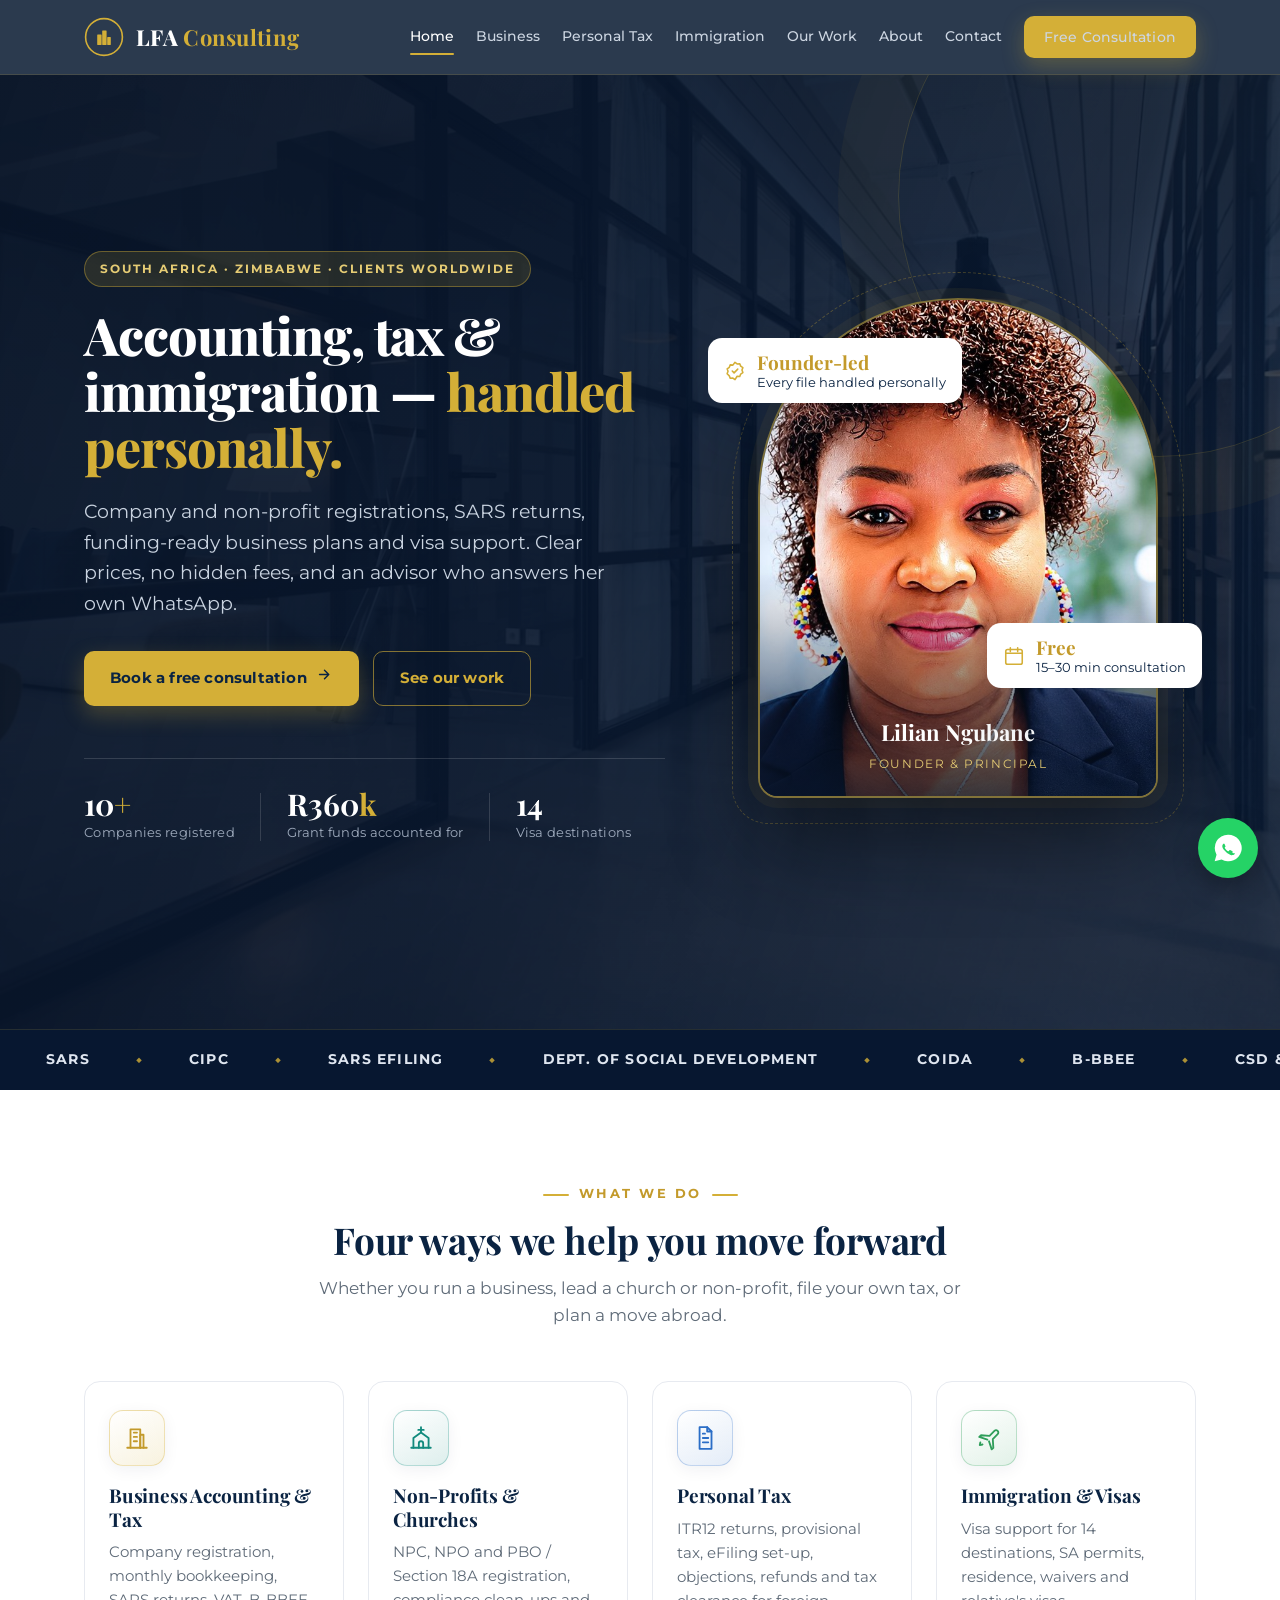
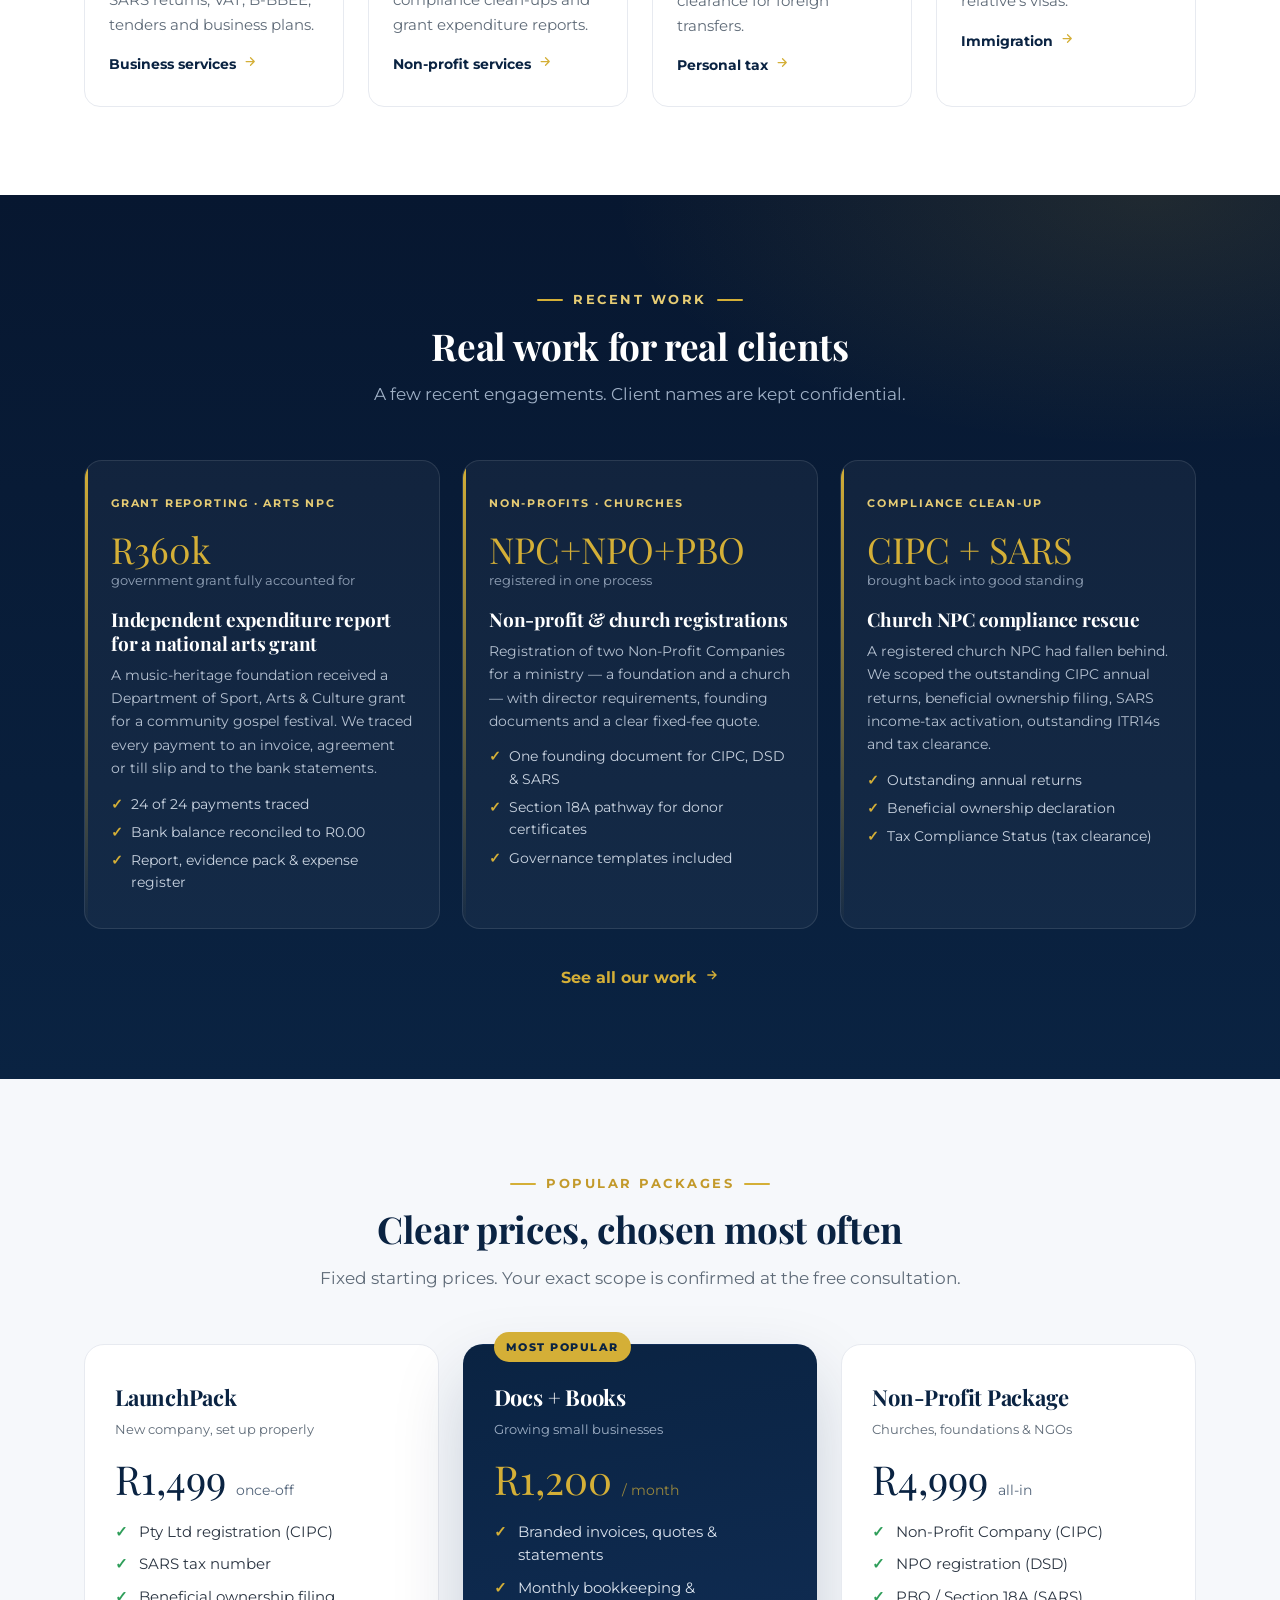
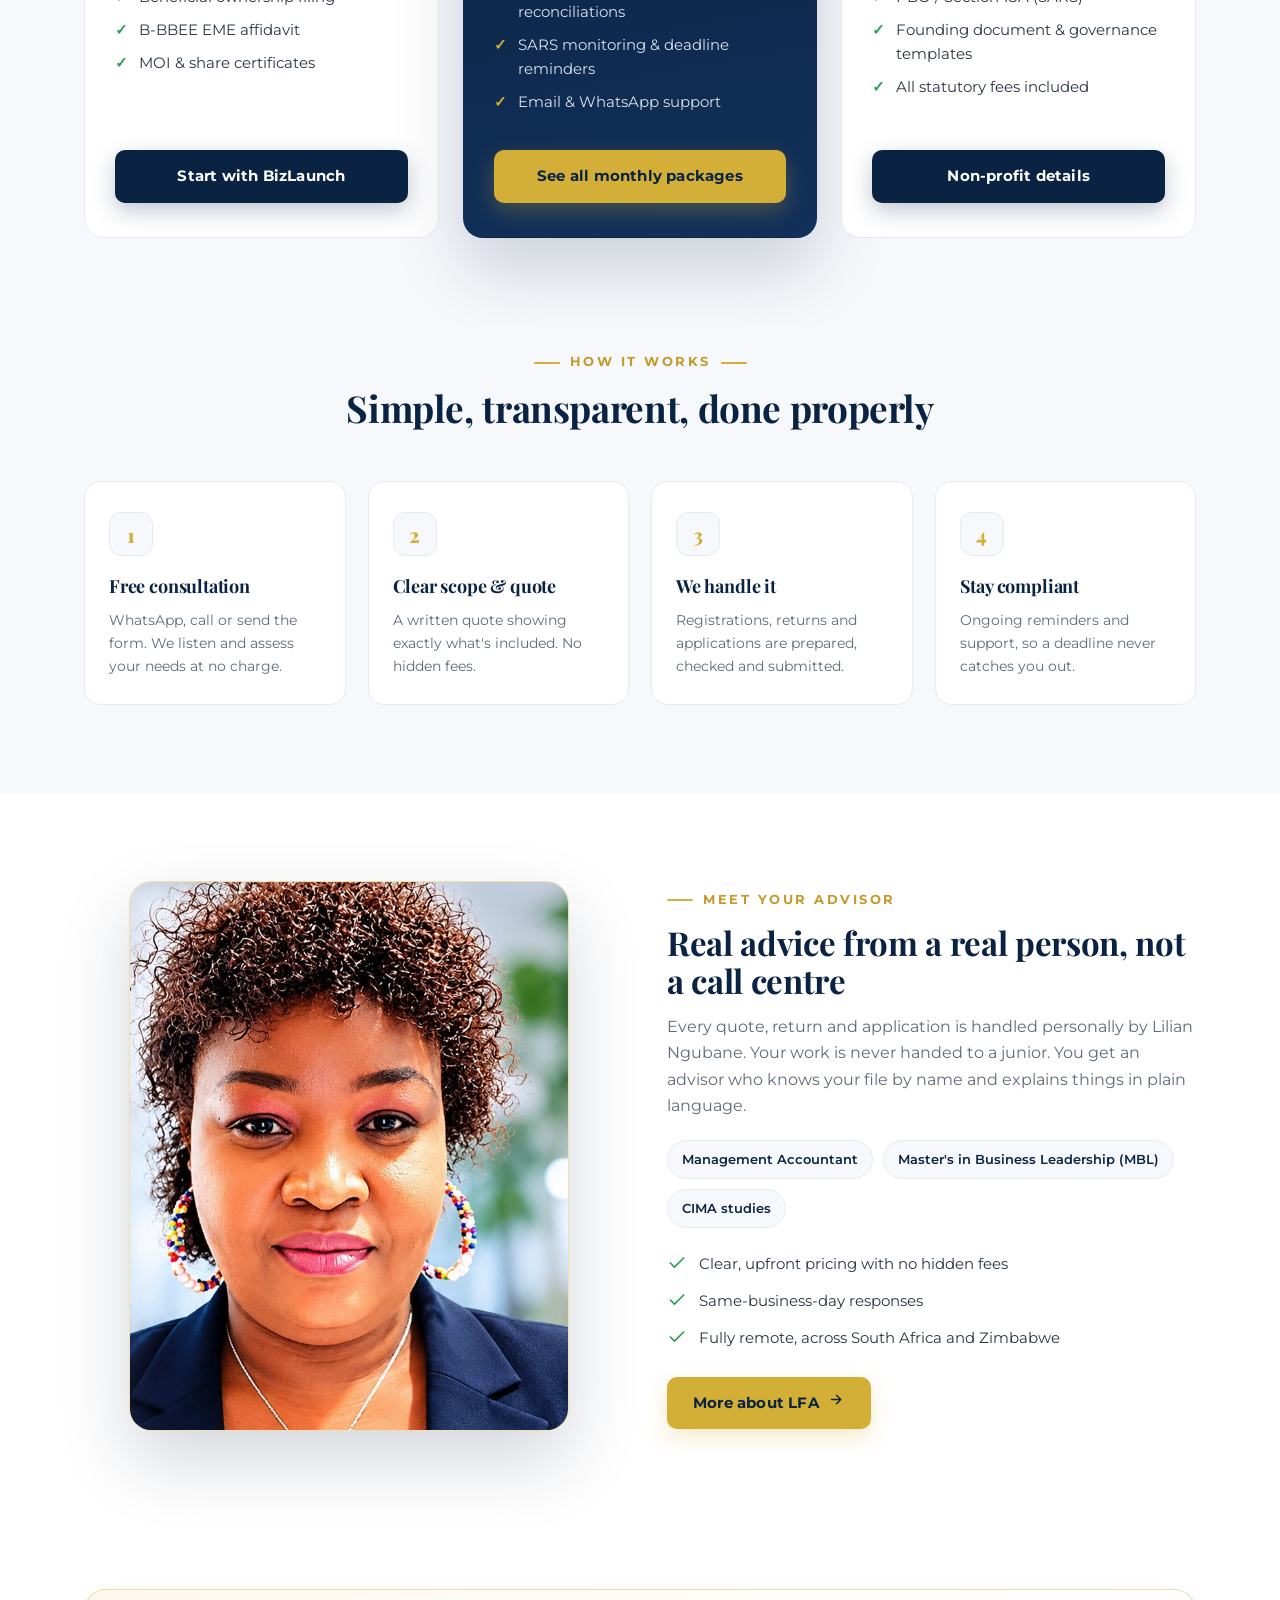
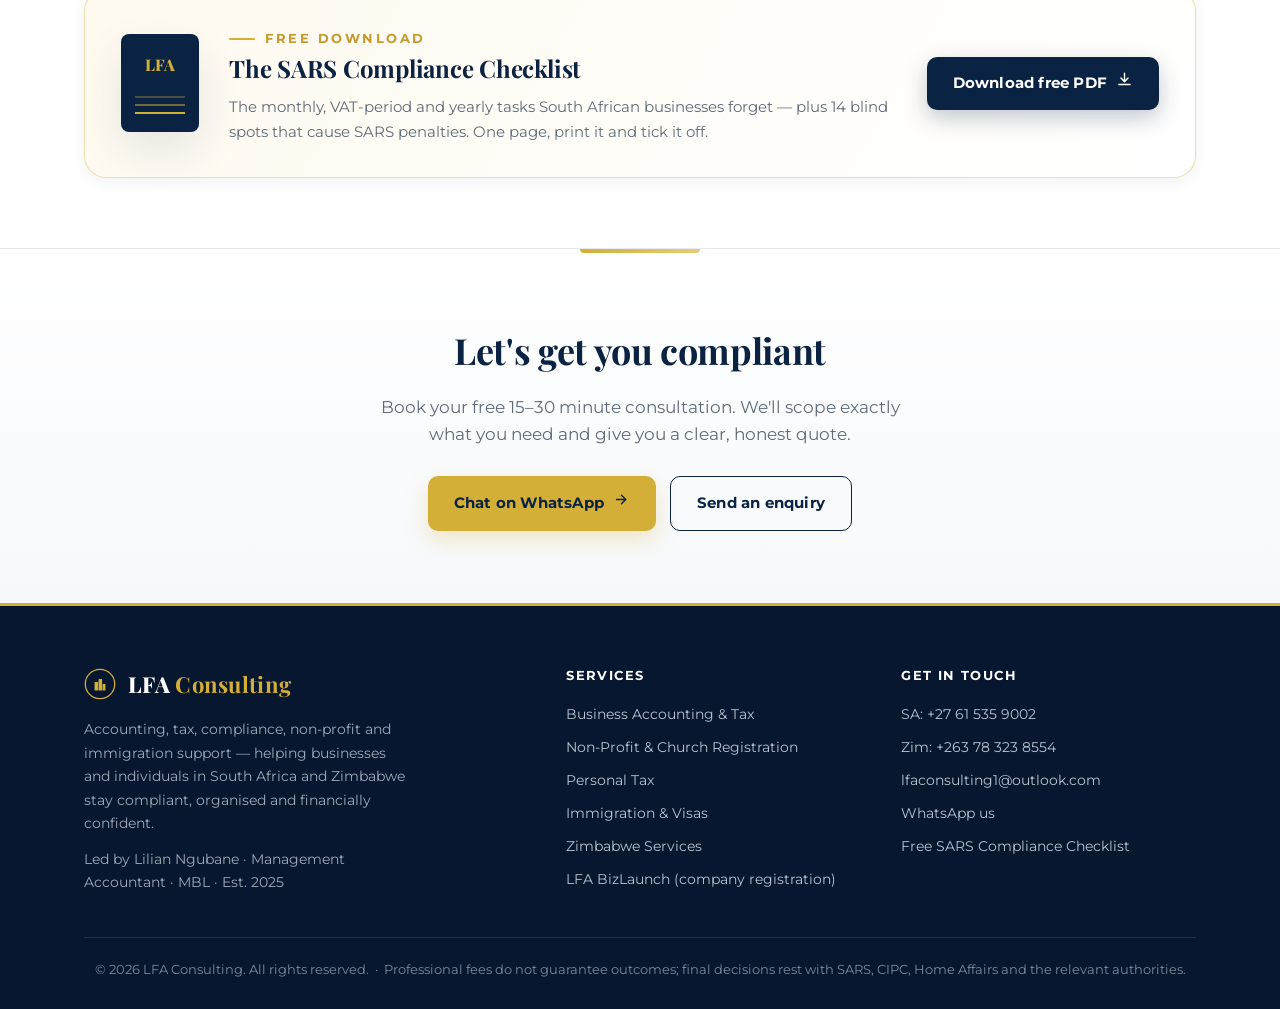
<file: index.html>
<!DOCTYPE html>
<html lang="en">
<head>
<meta charset="UTF-8">
<meta name="viewport" content="width=device-width, initial-scale=1.0">
<title>LFA Consulting — Accounting, Tax, Non-Profit &amp; Immigration | South Africa &amp; Zimbabwe</title>
<meta name="description" content="Founder-led accounting, tax, compliance, non-profit registration and immigration support in South Africa and Zimbabwe. Clear prices, free initial consultation.">
<meta property="og:title" content="LFA Consulting — Accounting, Tax, Non-Profit &amp; Immigration | South Africa &amp; Zimbabwe">
<meta property="og:description" content="Founder-led accounting, tax, compliance, non-profit registration and immigration support in South Africa and Zimbabwe. Clear prices, free initial consultation.">
<meta property="og:image" content="https://lfa-consulting.pages.dev/images/lilian.jpg">
<meta property="og:type" content="website">
<meta name="theme-color" content="#0A2342">
<link rel="icon" href="data:image/svg+xml,<svg width='64' height='64' viewBox='0 0 100 100' fill='none'><circle cx='50' cy='50' r='46' stroke='%23D4AF37' stroke-width='4'/><g fill='%23D4AF37'><rect x='33' y='44' width='11' height='26' rx='1'/><rect x='45.5' y='34' width='11' height='36' rx='1'/><rect x='58' y='50' width='9' height='20' rx='1'/></g></svg>">
<link rel="preconnect" href="https://fonts.googleapis.com">
<link rel="preconnect" href="https://fonts.gstatic.com" crossorigin>
<link href="https://fonts.googleapis.com/css2?family=Playfair+Display:ital,wght@0,600;0,700;0,800;1,600&family=Montserrat:wght@400;500;600;700&display=swap" rel="stylesheet">
<link rel="stylesheet" href="styles.css?v=20261125">
</head>
<body>

<header class="nav">
  <div class="wrap">
    <a class="logo" href="index.html"><svg width="40" height="40" viewBox="0 0 100 100" fill="none"><circle cx="50" cy="50" r="46" stroke="#D4AF37" stroke-width="4"/><g fill="#D4AF37"><rect x="33" y="44" width="11" height="26" rx="1"/><rect x="45.5" y="34" width="11" height="36" rx="1"/><rect x="58" y="50" width="9" height="20" rx="1"/></g></svg><span class="nm">LFA <b>Consulting</b></span></a>
    <nav class="navlinks" id="menu">
      <a href="index.html" class="active">Home</a>
      <a href="business.html">Business</a>
      <a href="personal-tax.html">Personal Tax</a>
      <a href="immigration.html">Immigration</a>
      <a href="work.html">Our Work</a>
      <a href="about.html">About</a>
      <a href="contact.html">Contact</a>
      <a href="contact.html" class="btn">Free Consultation</a>
    </nav>
    <button class="burger" aria-label="Menu">&#9776;</button>
  </div>
</header>

<section class="hero">
  <div class="wrap">
    <div class="hero-copy">
      <span class="pill">South Africa · Zimbabwe · Clients worldwide</span>
      <h1>Accounting, tax &amp; immigration — <span>handled personally.</span></h1>
      <p class="lead">Company and non-profit registrations, SARS returns, funding-ready business plans and visa support. Clear prices, no hidden fees, and an advisor who answers her own WhatsApp.</p>
      <div class="cta-row">
        <a href="contact.html" class="btn">Book a free consultation <i data-icon="arrow"></i></a>
        <a href="work.html" class="btn btn-ghost">See our work</a>
      </div>
      <div class="trust">
        <div class="t"><b>10<em>+</em></b><span>Companies registered</span></div>
        <div class="t"><b>R360<em>k</em></b><span>Grant funds accounted for</span></div>
        <div class="t"><b>14</b><span>Visa destinations</span></div>
      </div>
    </div>
    <div class="portrait" aria-hidden="true">
      <div class="ring"></div>
      <div class="frame"><img src="images/lilian.jpg" alt=""><div class="cap"><b>Lilian Ngubane</b><span>Founder &amp; Principal</span></div></div>
      <div class="chip k1 float"><span class="ic" data-icon="badgecheck"></span><div><b>Founder-led</b>Every file handled personally</div></div>
      <div class="chip k2 float d1"><span class="ic" data-icon="calendar"></span><div><b>Free</b>15–30 min consultation</div></div>
    </div>
  </div>
</section>
<div class="creds" aria-label="Authorities we work with"><div class="wrap"><div class="track"><span>SARS</span><span>CIPC</span><span>SARS eFiling</span><span>Dept. of Social Development</span><span>COIDA</span><span>B-BBEE</span><span>CSD &amp; Tenders</span><span>Home Affairs</span><span>ZIMRA</span><span>Section 18A</span><span>UIF · PAYE · SDL</span><span>SARS</span><span>CIPC</span><span>SARS eFiling</span><span>Dept. of Social Development</span><span>COIDA</span><span>B-BBEE</span><span>CSD &amp; Tenders</span><span>Home Affairs</span><span>ZIMRA</span><span>Section 18A</span><span>UIF · PAYE · SDL</span></div></div></div>

<section id="services">
  <div class="wrap">
    <div class="sec-head reveal">
      <span class="kicker">What we do</span>
      <h2>Four ways we help you move forward</h2>
      <p>Whether you run a business, lead a church or non-profit, file your own tax, or plan a move abroad.</p>
    </div>
    <div class="cards four">
      <div class="card reveal"><div class="icon-tile"><span class="ic" data-icon="building"></span></div><h3>Business Accounting &amp; Tax</h3><p>Company registration, monthly bookkeeping, SARS returns, VAT, B-BBEE, tenders and business plans.</p><a class="more" href="business.html">Business services <i data-icon="arrow"></i></a></div>
      <div class="card reveal d1"><div class="icon-tile"><span class="ic" data-icon="church"></span></div><h3>Non-Profits &amp; Churches</h3><p>NPC, NPO and PBO / Section 18A registration, compliance clean-ups and grant expenditure reports.</p><a class="more" href="business.html#nonprofit">Non-profit services <i data-icon="arrow"></i></a></div>
      <div class="card reveal d2"><div class="icon-tile"><span class="ic" data-icon="receipt"></span></div><h3>Personal Tax</h3><p>ITR12 returns, provisional tax, eFiling set-up, objections, refunds and tax clearance for foreign transfers.</p><a class="more" href="personal-tax.html">Personal tax <i data-icon="arrow"></i></a></div>
      <div class="card reveal d3"><div class="icon-tile"><span class="ic" data-icon="plane"></span></div><h3>Immigration &amp; Visas</h3><p>Visa support for 14 destinations, SA permits, residence, waivers and relative's visas.</p><a class="more" href="immigration.html">Immigration <i data-icon="arrow"></i></a></div>
    </div>
  </div>
</section>

<section class="dark" id="work">
  <div class="wrap">
    <div class="sec-head reveal">
      <span class="kicker">Recent work</span>
      <h2>Real work for real clients</h2>
      <p>A few recent engagements. Client names are kept confidential.</p>
    </div>
    <div class="cases">
      <div class="case reveal d0"><span class="tag">Grant reporting · Arts NPC</span><div class="metric">R360k</div><div class="mlbl">government grant fully accounted for</div><h3>Independent expenditure report for a national arts grant</h3><p>A music-heritage foundation received a Department of Sport, Arts &amp; Culture grant for a community gospel festival. We traced every payment to an invoice, agreement or till slip and to the bank statements.</p><ul><li>24 of 24 payments traced</li><li>Bank balance reconciled to R0.00</li><li>Report, evidence pack &amp; expense register</li></ul></div><div class="case reveal d1"><span class="tag">Non-profits · Churches</span><div class="metric">NPC+NPO+PBO</div><div class="mlbl">registered in one process</div><h3>Non-profit &amp; church registrations</h3><p>Registration of two Non-Profit Companies for a ministry — a foundation and a church — with director requirements, founding documents and a clear fixed-fee quote.</p><ul><li>One founding document for CIPC, DSD &amp; SARS</li><li>Section 18A pathway for donor certificates</li><li>Governance templates included</li></ul></div><div class="case reveal d2"><span class="tag">Compliance clean-up</span><div class="metric">CIPC + SARS</div><div class="mlbl">brought back into good standing</div><h3>Church NPC compliance rescue</h3><p>A registered church NPC had fallen behind. We scoped the outstanding CIPC annual returns, beneficial ownership filing, SARS income-tax activation, outstanding ITR14s and tax clearance.</p><ul><li>Outstanding annual returns</li><li>Beneficial ownership declaration</li><li>Tax Compliance Status (tax clearance)</li></ul></div>
    </div>
    <div class="center"><a class="morelink" href="work.html">See all our work <i data-icon="arrow"></i></a></div>
  </div>
</section>

<section class="alt" id="packages">
  <div class="wrap">
    <div class="sec-head reveal">
      <span class="kicker">Popular packages</span>
      <h2>Clear prices, chosen most often</h2>
      <p>Fixed starting prices. Your exact scope is confirmed at the free consultation.</p>
    </div>
    <div class="packs">
      <div class="pack reveal"><h3>LaunchPack</h3><div class="who">New company, set up properly</div>
        <div class="price">R1,499 <small>once-off</small></div>
        <ul><li>Pty Ltd registration (CIPC)</li><li>SARS tax number</li><li>Beneficial ownership filing</li><li>B-BBEE EME affidavit</li><li>MOI &amp; share certificates</li></ul>
        <a class="btn btn-navy" href="https://lfa-bizlaunch.pages.dev" target="_blank" rel="noopener">Start with BizLaunch</a></div>
      <div class="pack hot reveal d1"><span class="flag">Most popular</span><h3>Docs + Books</h3><div class="who">Growing small businesses</div>
        <div class="price">R1,200 <small>/ month</small></div>
        <ul><li>Branded invoices, quotes &amp; statements</li><li>Monthly bookkeeping &amp; reconciliations</li><li>SARS monitoring &amp; deadline reminders</li><li>Email &amp; WhatsApp support</li></ul>
        <a class="btn" href="business.html#packages">See all monthly packages</a></div>
      <div class="pack reveal d2"><h3>Non-Profit Package</h3><div class="who">Churches, foundations &amp; NGOs</div>
        <div class="price">R4,999 <small>all-in</small></div>
        <ul><li>Non-Profit Company (CIPC)</li><li>NPO registration (DSD)</li><li>PBO / Section 18A (SARS)</li><li>Founding document &amp; governance templates</li><li>All statutory fees included</li></ul>
        <a class="btn btn-navy" href="business.html#nonprofit">Non-profit details</a></div>
    </div>
  </div>
</section>

<section class="alt" id="how" style="padding-top:20px">
  <div class="wrap">
    <div class="sec-head reveal">
      <span class="kicker">How it works</span>
      <h2>Simple, transparent, done properly</h2>
    </div>
    <div class="steps">
      <div class="step reveal"><div class="no">1</div><h3>Free consultation</h3><p>WhatsApp, call or send the form. We listen and assess your needs at no charge.</p></div>
      <div class="step reveal d1"><div class="no">2</div><h3>Clear scope &amp; quote</h3><p>A written quote showing exactly what's included. No hidden fees.</p></div>
      <div class="step reveal d2"><div class="no">3</div><h3>We handle it</h3><p>Registrations, returns and applications are prepared, checked and submitted.</p></div>
      <div class="step reveal d3"><div class="no">4</div><h3>Stay compliant</h3><p>Ongoing reminders and support, so a deadline never catches you out.</p></div>
    </div>
  </div>
</section>

<section>
  <div class="wrap">
    <div class="split">
      <div class="founder-img reveal"><img src="images/lilian.jpg" alt="Lilian Ngubane, Founder and Principal of LFA Consulting"></div>
      <div class="reveal d1">
        <span class="kicker">Meet your advisor</span>
        <h2>Real advice from a real person, not a call centre</h2>
        <p>Every quote, return and application is handled personally by Lilian Ngubane. Your work is never handed to a junior. You get an advisor who knows your file by name and explains things in plain language.</p>
        <div class="creds-list"><span>Management Accountant</span><span>Master's in Business Leadership (MBL)</span><span>CIMA studies</span></div>
        <ul class="checklist">
          <li><span class="ic" data-icon="check"></span> Clear, upfront pricing with no hidden fees</li>
          <li><span class="ic" data-icon="check"></span> Same-business-day responses</li>
          <li><span class="ic" data-icon="check"></span> Fully remote, across South Africa and Zimbabwe</li>
        </ul>
        <a href="about.html" class="btn">More about LFA <i data-icon="arrow"></i></a>
      </div>
    </div>
  </div>
</section>

<section style="padding:70px 0">
  <div class="wrap">
    <div class="resource reveal">
      <div class="doc">LFA</div>
      <div><span class="kicker">Free download</span><h3>The SARS Compliance Checklist</h3>
        <p>The monthly, VAT-period and yearly tasks South African businesses forget — plus 14 blind spots that cause SARS penalties. One page, print it and tick it off.</p></div>
      <a class="btn btn-navy" href="downloads/LFA-SARS-Compliance-Checklist.pdf" download>Download free PDF <i data-icon="download"></i></a>
    </div>
  </div>
</section>

<section class="ctaband">
  <div class="wrap reveal">
    <h2>Let's get you compliant</h2>
    <p>Book your free 15–30 minute consultation. We'll scope exactly what you need and give you a clear, honest quote.</p>
    <div class="cta-row">
      <a href="https://wa.me/27615359002?text=Hi%20LFA%20Consulting%2C%20I%27d%20like%20a%20free%20consultation." class="btn">Chat on WhatsApp <i data-icon="arrow"></i></a>
      <a href="contact.html" class="btn btn-ghost">Send an enquiry</a>
    </div>
  </div>
</section>

<footer>
  <div class="wrap">
    <div class="fgrid">
      <div class="fabout">
        <a class="logo" href="index.html"><svg width="32" height="32" viewBox="0 0 100 100" fill="none"><circle cx="50" cy="50" r="46" stroke="#D4AF37" stroke-width="4"/><g fill="#D4AF37"><rect x="33" y="44" width="11" height="26" rx="1"/><rect x="45.5" y="34" width="11" height="36" rx="1"/><rect x="58" y="50" width="9" height="20" rx="1"/></g></svg><span class="nm">LFA <b>Consulting</b></span></a>
        <p>Accounting, tax, compliance, non-profit and immigration support — helping businesses and individuals in South Africa and Zimbabwe stay compliant, organised and financially confident.</p>
        <p style="margin-top:12px">Led by Lilian Ngubane · Management Accountant · MBL · Est. 2025</p>
      </div>
      <div>
        <h4>Services</h4>
        <a href="business.html">Business Accounting &amp; Tax</a>
        <a href="business.html#nonprofit">Non-Profit &amp; Church Registration</a>
        <a href="personal-tax.html">Personal Tax</a>
        <a href="immigration.html">Immigration &amp; Visas</a>
        <a href="business.html#zimbabwe">Zimbabwe Services</a>
        <a href="https://lfa-bizlaunch.pages.dev" target="_blank" rel="noopener">LFA BizLaunch (company registration)</a>
      </div>
      <div>
        <h4>Get in touch</h4>
        <a href="tel:+27615359002">SA: +27 61 535 9002</a>
        <a href="tel:+263783238554">Zim: +263 78 323 8554</a>
        <a href="mailto:lfaconsulting1@outlook.com">lfaconsulting1@outlook.com</a>
        <a href="https://wa.me/27615359002?text=Hi%20LFA%20Consulting%2C%20I%27d%20like%20a%20free%20consultation.">WhatsApp us</a>
        <a href="downloads/LFA-SARS-Compliance-Checklist.pdf" download>Free SARS Compliance Checklist</a>
      </div>
    </div>
    <div class="fbottom">© <span id="yr"></span> LFA Consulting. All rights reserved. &nbsp;·&nbsp; Professional fees do not guarantee outcomes; final decisions rest with SARS, CIPC, Home Affairs and the relevant authorities.</div>
  </div>
</footer>

<a class="wa" href="https://wa.me/27615359002?text=Hi%20LFA%20Consulting%2C%20I%27d%20like%20a%20free%20consultation." title="Chat on WhatsApp" aria-label="Chat on WhatsApp" data-icon="whatsapp"></a>
<script src="main.js?v=20261125"></script>
</body>
</html>
</file>
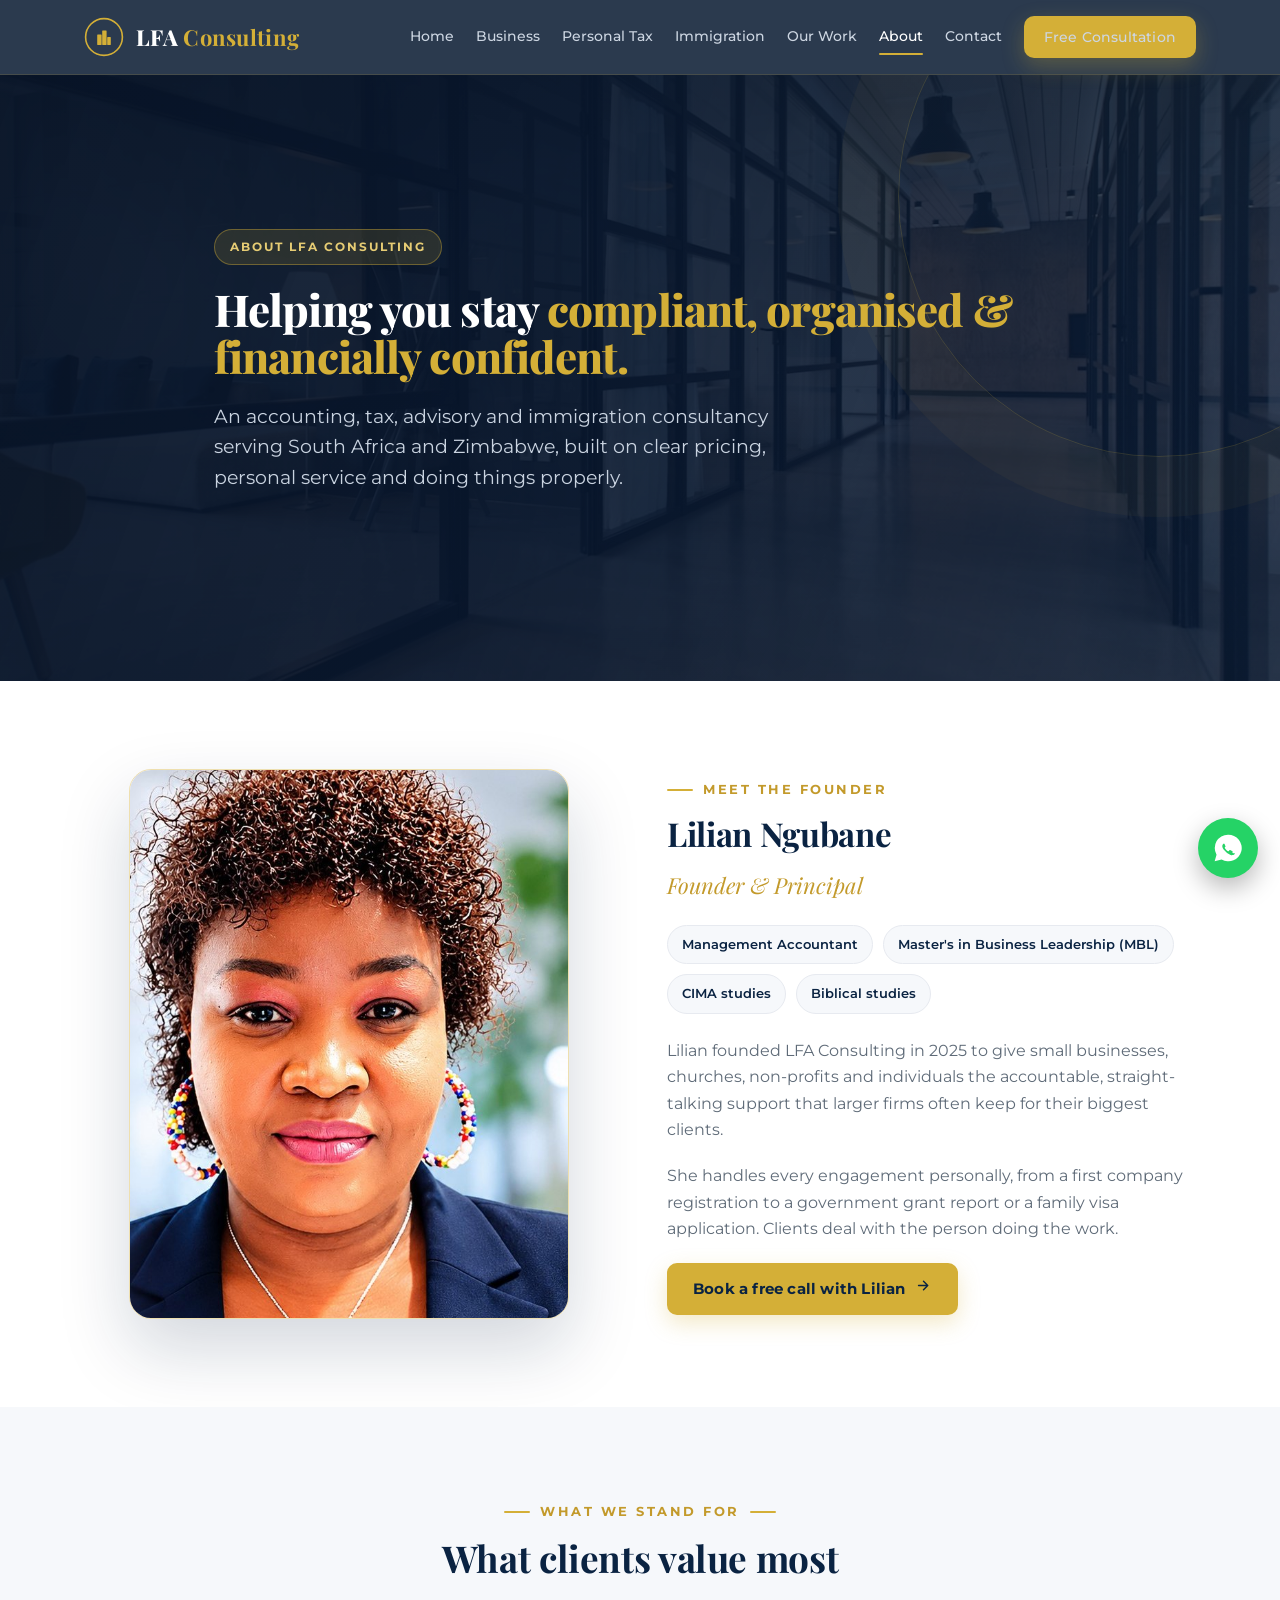
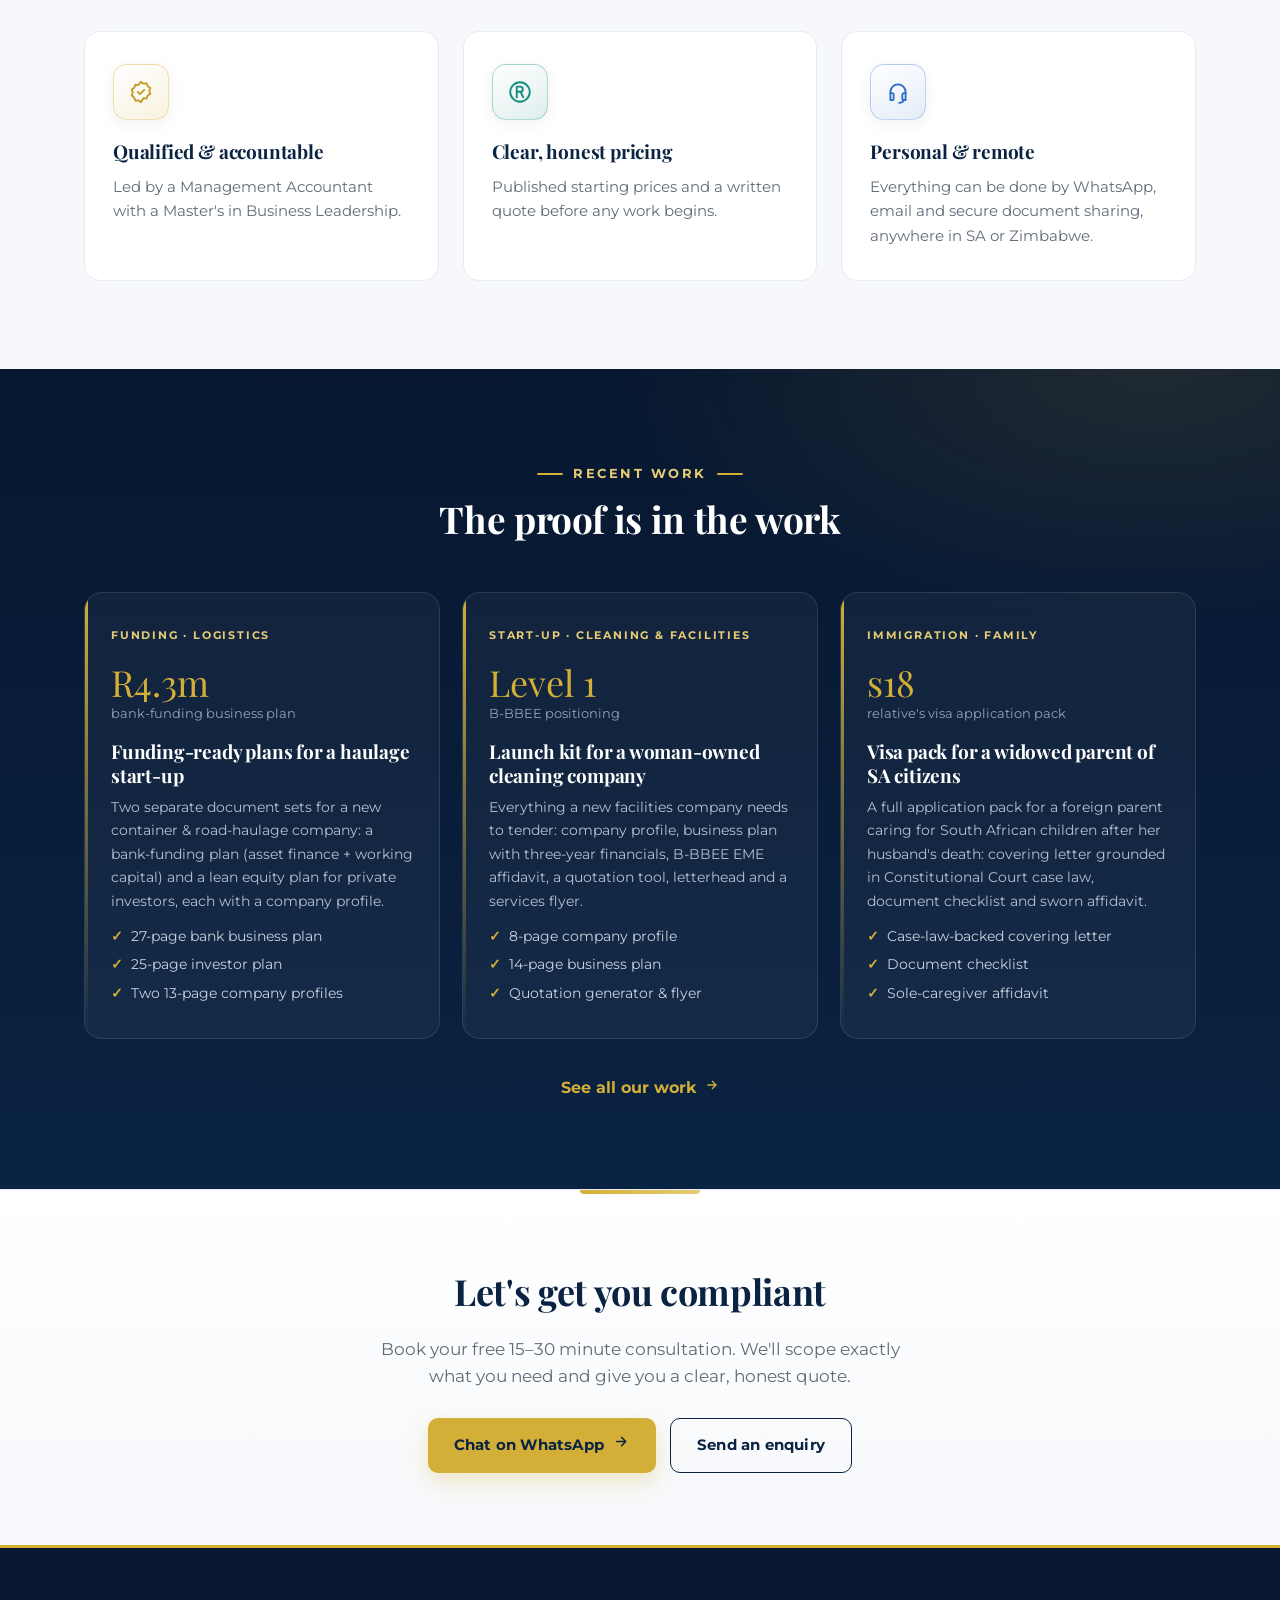
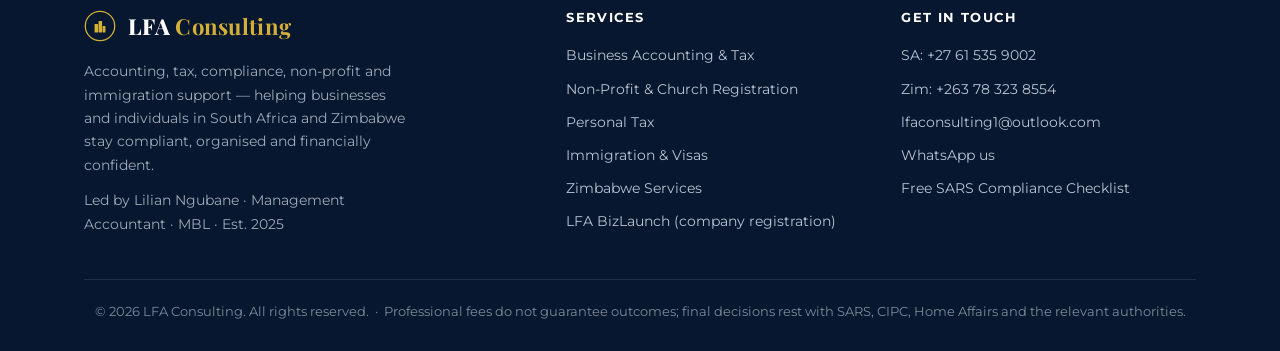
<file: about.html>
<!DOCTYPE html>
<html lang="en">
<head>
<meta charset="UTF-8">
<meta name="viewport" content="width=device-width, initial-scale=1.0">
<title>About LFA Consulting — Founder Lilian Ngubane</title>
<meta name="description" content="LFA Consulting is founder-led by Lilian Ngubane, Management Accountant (MBL), serving businesses, non-profits and individuals in South Africa and Zimbabwe.">
<meta property="og:title" content="About LFA Consulting — Founder Lilian Ngubane">
<meta property="og:description" content="LFA Consulting is founder-led by Lilian Ngubane, Management Accountant (MBL), serving businesses, non-profits and individuals in South Africa and Zimbabwe.">
<meta property="og:image" content="https://lfa-consulting.pages.dev/images/lilian.jpg">
<meta property="og:type" content="website">
<meta name="theme-color" content="#0A2342">
<link rel="icon" href="data:image/svg+xml,<svg width='64' height='64' viewBox='0 0 100 100' fill='none'><circle cx='50' cy='50' r='46' stroke='%23D4AF37' stroke-width='4'/><g fill='%23D4AF37'><rect x='33' y='44' width='11' height='26' rx='1'/><rect x='45.5' y='34' width='11' height='36' rx='1'/><rect x='58' y='50' width='9' height='20' rx='1'/></g></svg>">
<link rel="preconnect" href="https://fonts.googleapis.com">
<link rel="preconnect" href="https://fonts.gstatic.com" crossorigin>
<link href="https://fonts.googleapis.com/css2?family=Playfair+Display:ital,wght@0,600;0,700;0,800;1,600&family=Montserrat:wght@400;500;600;700&display=swap" rel="stylesheet">
<link rel="stylesheet" href="styles.css?v=20261125">
</head>
<body>

<header class="nav">
  <div class="wrap">
    <a class="logo" href="index.html"><svg width="40" height="40" viewBox="0 0 100 100" fill="none"><circle cx="50" cy="50" r="46" stroke="#D4AF37" stroke-width="4"/><g fill="#D4AF37"><rect x="33" y="44" width="11" height="26" rx="1"/><rect x="45.5" y="34" width="11" height="36" rx="1"/><rect x="58" y="50" width="9" height="20" rx="1"/></g></svg><span class="nm">LFA <b>Consulting</b></span></a>
    <nav class="navlinks" id="menu">
      <a href="index.html">Home</a>
      <a href="business.html">Business</a>
      <a href="personal-tax.html">Personal Tax</a>
      <a href="immigration.html">Immigration</a>
      <a href="work.html">Our Work</a>
      <a href="about.html" class="active">About</a>
      <a href="contact.html">Contact</a>
      <a href="contact.html" class="btn">Free Consultation</a>
    </nav>
    <button class="burger" aria-label="Menu">&#9776;</button>
  </div>
</header>

<section class="hero sm">
  <div class="wrap">
    <span class="pill">About LFA Consulting</span>
    <h1>Helping you stay <span>compliant, organised &amp; financially confident.</span></h1>
    <p class="lead">An accounting, tax, advisory and immigration consultancy serving South Africa and Zimbabwe, built on clear pricing, personal service and doing things properly.</p>
  </div>
</section>

<section>
  <div class="wrap">
    <div class="split">
      <div class="founder-img reveal"><img src="images/lilian.jpg" alt="Lilian Ngubane, Founder and Principal of LFA Consulting"></div>
      <div class="reveal d1">
        <span class="kicker">Meet the founder</span>
        <h2>Lilian Ngubane</h2>
        <div class="sign">Founder &amp; Principal</div>
        <div class="creds-list"><span>Management Accountant</span><span>Master's in Business Leadership (MBL)</span><span>CIMA studies</span><span>Biblical studies</span></div>
        <p>Lilian founded LFA Consulting in 2025 to give small businesses, churches, non-profits and individuals the accountable, straight-talking support that larger firms often keep for their biggest clients.</p>
        <p>She handles every engagement personally, from a first company registration to a government grant report or a family visa application. Clients deal with the person doing the work.</p>
        <a href="contact.html" class="btn">Book a free call with Lilian <i data-icon="arrow"></i></a>
      </div>
    </div>
  </div>
</section>

<section class="alt">
  <div class="wrap">
    <div class="sec-head reveal"><span class="kicker">What we stand for</span><h2>What clients value most</h2></div>
    <div class="why-grid">
      <div class="why-c reveal"><div class="icon-tile"><span class="ic" data-icon="badgecheck"></span></div><h3>Qualified &amp; accountable</h3><p>Led by a Management Accountant with a Master's in Business Leadership.</p></div>
      <div class="why-c reveal d1"><div class="icon-tile"><span class="ic" data-icon="rand"></span></div><h3>Clear, honest pricing</h3><p>Published starting prices and a written quote before any work begins.</p></div>
      <div class="why-c reveal d2"><div class="icon-tile"><span class="ic" data-icon="headset"></span></div><h3>Personal &amp; remote</h3><p>Everything can be done by WhatsApp, email and secure document sharing, anywhere in SA or Zimbabwe.</p></div>
    </div>
  </div>
</section>

<section class="dark">
  <div class="wrap">
    <div class="sec-head reveal"><span class="kicker">Recent work</span><h2>The proof is in the work</h2></div>
    <div class="cases"><div class="case reveal d0"><span class="tag">Funding · Logistics</span><div class="metric">R4.3m</div><div class="mlbl">bank-funding business plan</div><h3>Funding-ready plans for a haulage start-up</h3><p>Two separate document sets for a new container &amp; road-haulage company: a bank-funding plan (asset finance + working capital) and a lean equity plan for private investors, each with a company profile.</p><ul><li>27-page bank business plan</li><li>25-page investor plan</li><li>Two 13-page company profiles</li></ul></div><div class="case reveal d1"><span class="tag">Start-up · Cleaning &amp; facilities</span><div class="metric">Level 1</div><div class="mlbl">B-BBEE positioning</div><h3>Launch kit for a woman-owned cleaning company</h3><p>Everything a new facilities company needs to tender: company profile, business plan with three-year financials, B-BBEE EME affidavit, a quotation tool, letterhead and a services flyer.</p><ul><li>8-page company profile</li><li>14-page business plan</li><li>Quotation generator &amp; flyer</li></ul></div><div class="case reveal d2"><span class="tag">Immigration · Family</span><div class="metric">s18</div><div class="mlbl">relative's visa application pack</div><h3>Visa pack for a widowed parent of SA citizens</h3><p>A full application pack for a foreign parent caring for South African children after her husband's death: covering letter grounded in Constitutional Court case law, document checklist and sworn affidavit.</p><ul><li>Case-law-backed covering letter</li><li>Document checklist</li><li>Sole-caregiver affidavit</li></ul></div></div>
    <div class="center"><a class="morelink" href="work.html">See all our work <i data-icon="arrow"></i></a></div>
  </div>
</section>

<section class="ctaband">
  <div class="wrap reveal">
    <h2>Let's get you compliant</h2>
    <p>Book your free 15–30 minute consultation. We'll scope exactly what you need and give you a clear, honest quote.</p>
    <div class="cta-row">
      <a href="https://wa.me/27615359002?text=Hi%20LFA%20Consulting%2C%20I%27d%20like%20a%20free%20consultation." class="btn">Chat on WhatsApp <i data-icon="arrow"></i></a>
      <a href="contact.html" class="btn btn-ghost">Send an enquiry</a>
    </div>
  </div>
</section>

<footer>
  <div class="wrap">
    <div class="fgrid">
      <div class="fabout">
        <a class="logo" href="index.html"><svg width="32" height="32" viewBox="0 0 100 100" fill="none"><circle cx="50" cy="50" r="46" stroke="#D4AF37" stroke-width="4"/><g fill="#D4AF37"><rect x="33" y="44" width="11" height="26" rx="1"/><rect x="45.5" y="34" width="11" height="36" rx="1"/><rect x="58" y="50" width="9" height="20" rx="1"/></g></svg><span class="nm">LFA <b>Consulting</b></span></a>
        <p>Accounting, tax, compliance, non-profit and immigration support — helping businesses and individuals in South Africa and Zimbabwe stay compliant, organised and financially confident.</p>
        <p style="margin-top:12px">Led by Lilian Ngubane · Management Accountant · MBL · Est. 2025</p>
      </div>
      <div>
        <h4>Services</h4>
        <a href="business.html">Business Accounting &amp; Tax</a>
        <a href="business.html#nonprofit">Non-Profit &amp; Church Registration</a>
        <a href="personal-tax.html">Personal Tax</a>
        <a href="immigration.html">Immigration &amp; Visas</a>
        <a href="business.html#zimbabwe">Zimbabwe Services</a>
        <a href="https://lfa-bizlaunch.pages.dev" target="_blank" rel="noopener">LFA BizLaunch (company registration)</a>
      </div>
      <div>
        <h4>Get in touch</h4>
        <a href="tel:+27615359002">SA: +27 61 535 9002</a>
        <a href="tel:+263783238554">Zim: +263 78 323 8554</a>
        <a href="mailto:lfaconsulting1@outlook.com">lfaconsulting1@outlook.com</a>
        <a href="https://wa.me/27615359002?text=Hi%20LFA%20Consulting%2C%20I%27d%20like%20a%20free%20consultation.">WhatsApp us</a>
        <a href="downloads/LFA-SARS-Compliance-Checklist.pdf" download>Free SARS Compliance Checklist</a>
      </div>
    </div>
    <div class="fbottom">© <span id="yr"></span> LFA Consulting. All rights reserved. &nbsp;·&nbsp; Professional fees do not guarantee outcomes; final decisions rest with SARS, CIPC, Home Affairs and the relevant authorities.</div>
  </div>
</footer>

<a class="wa" href="https://wa.me/27615359002?text=Hi%20LFA%20Consulting%2C%20I%27d%20like%20a%20free%20consultation." title="Chat on WhatsApp" aria-label="Chat on WhatsApp" data-icon="whatsapp"></a>
<script src="main.js?v=20261125"></script>
</body>
</html>
</file>
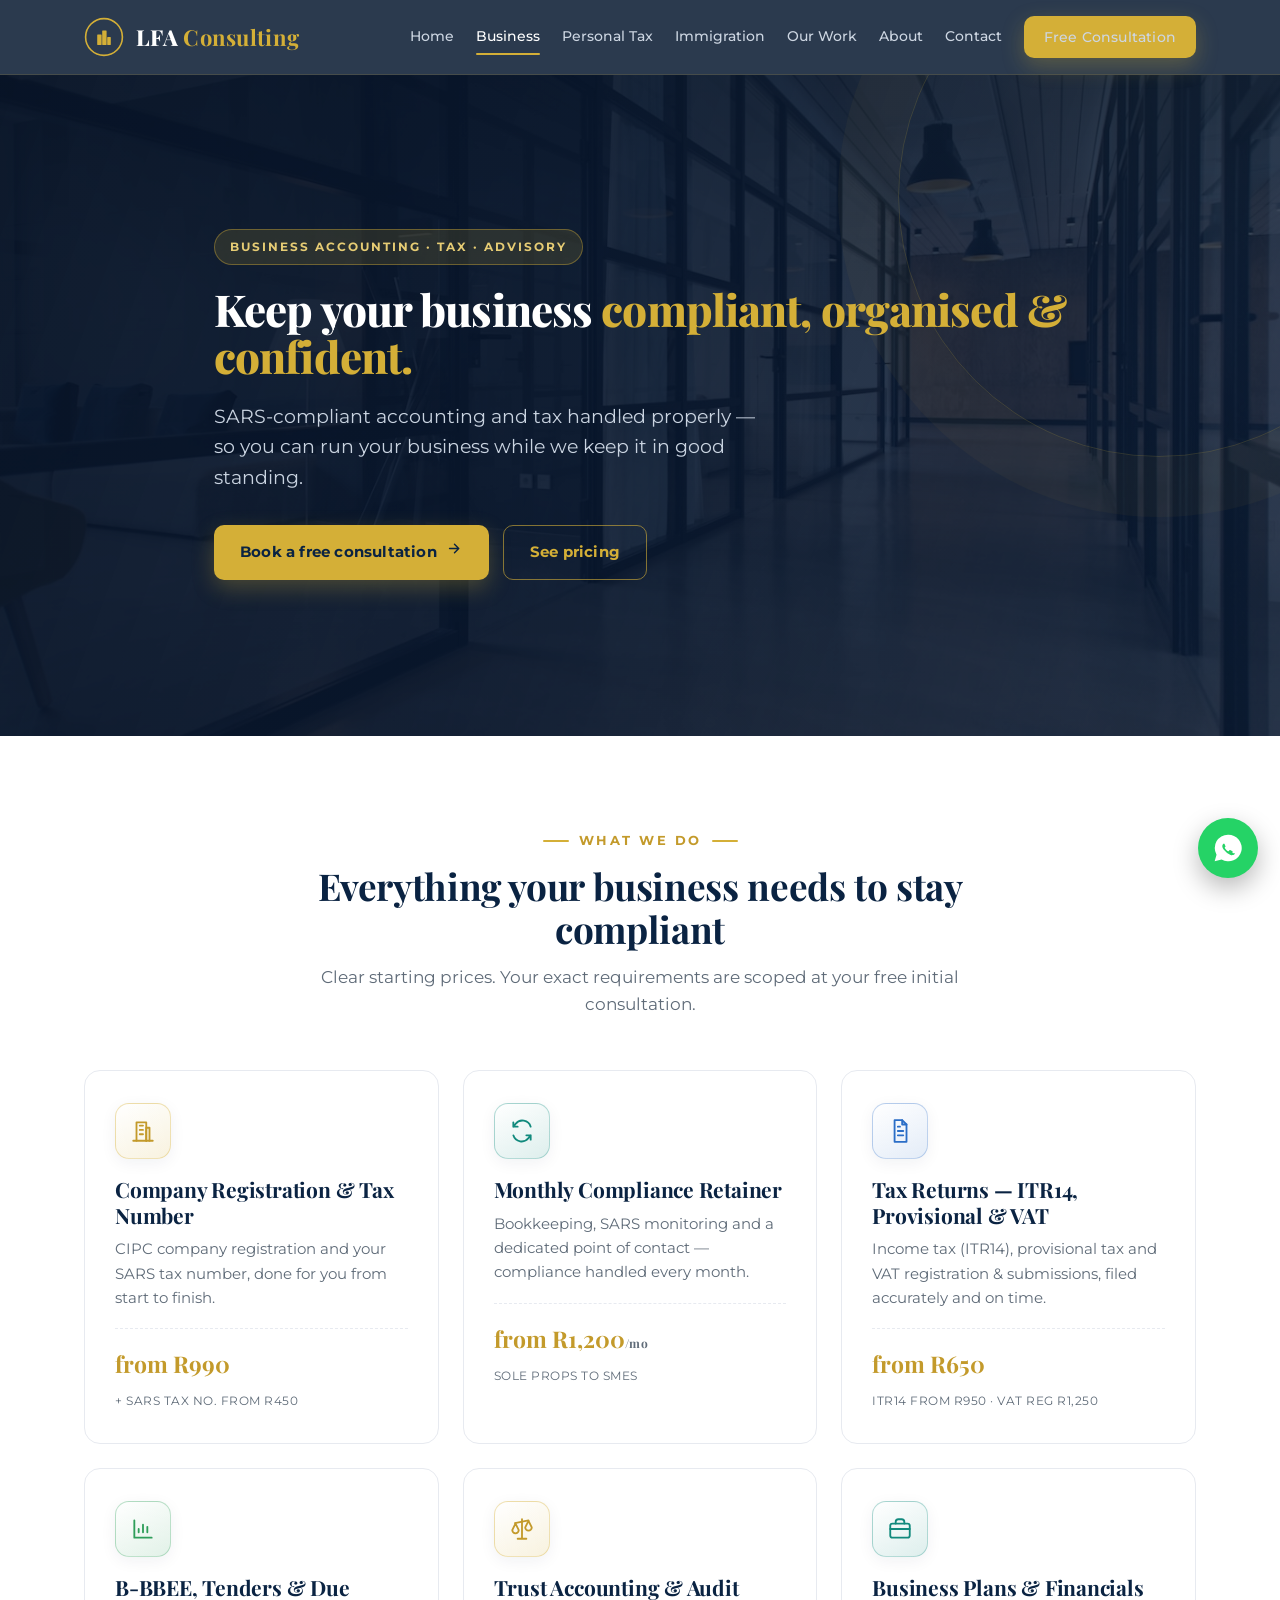
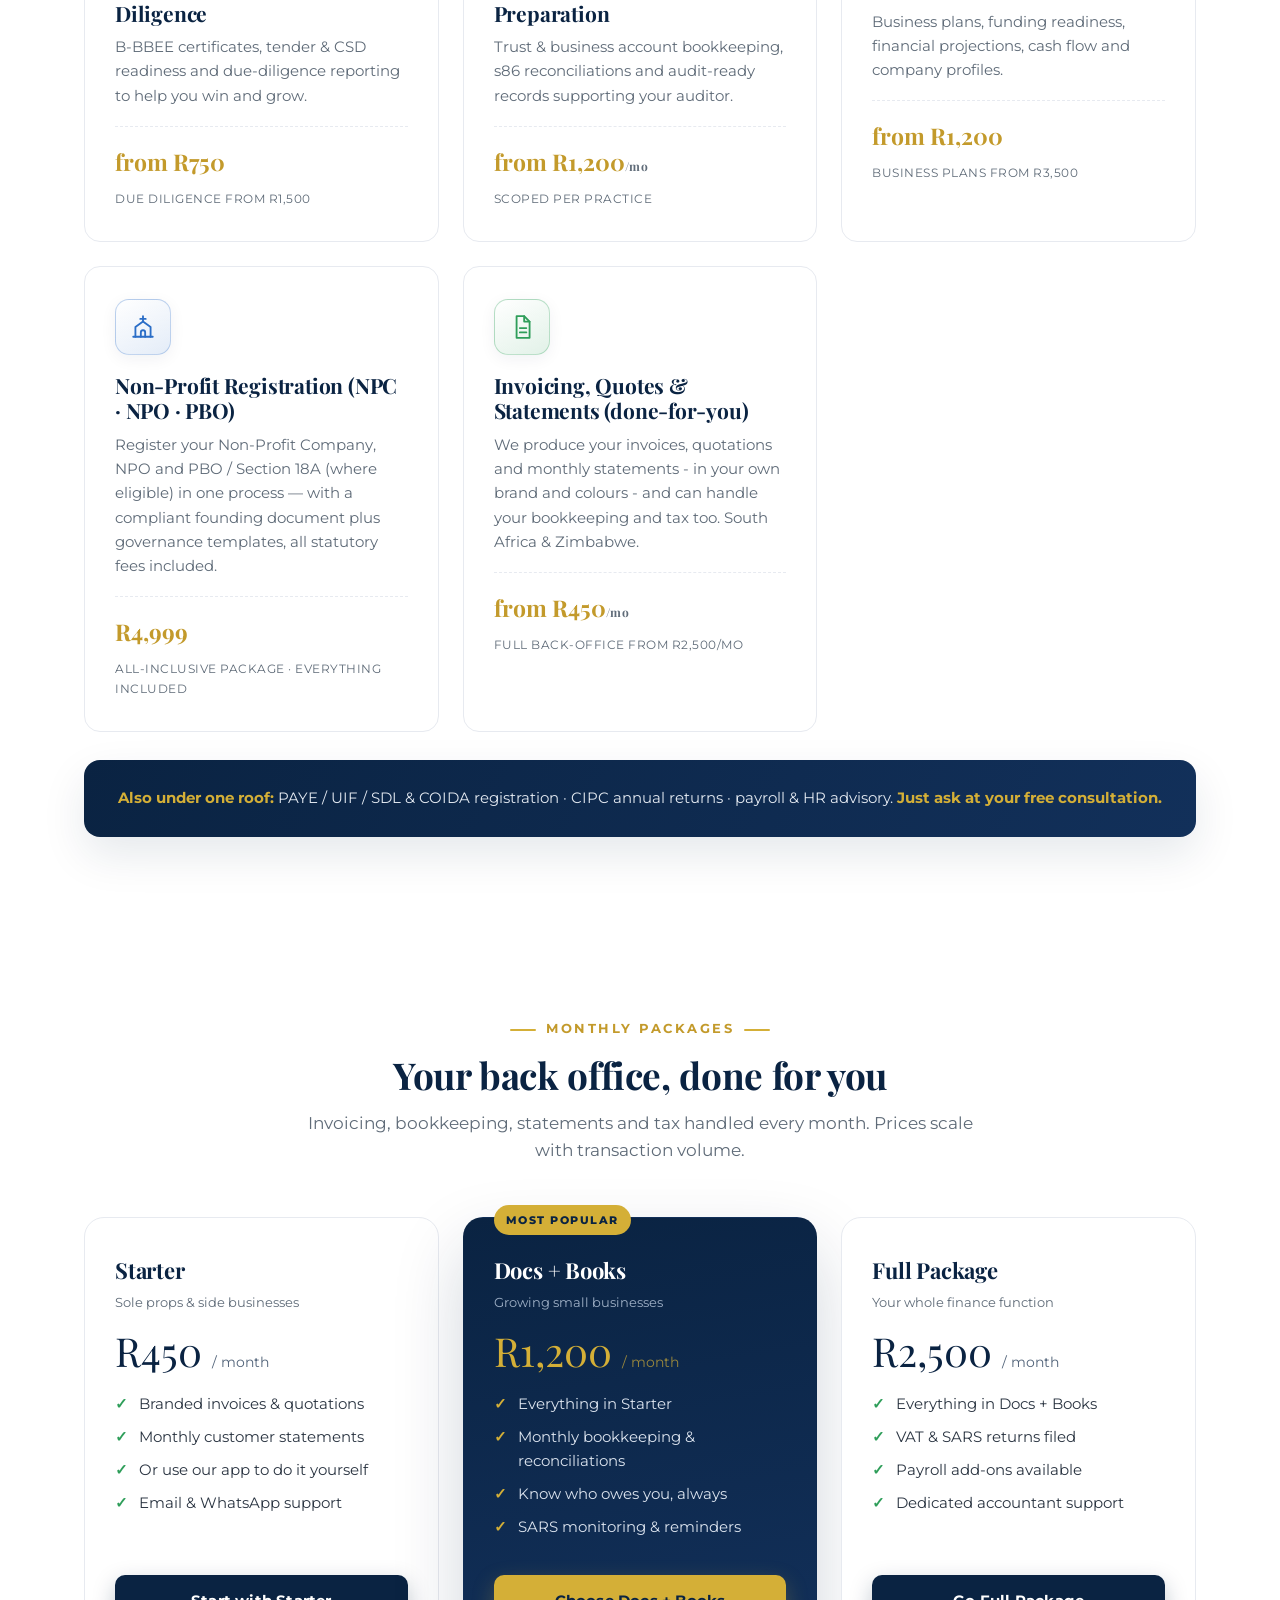
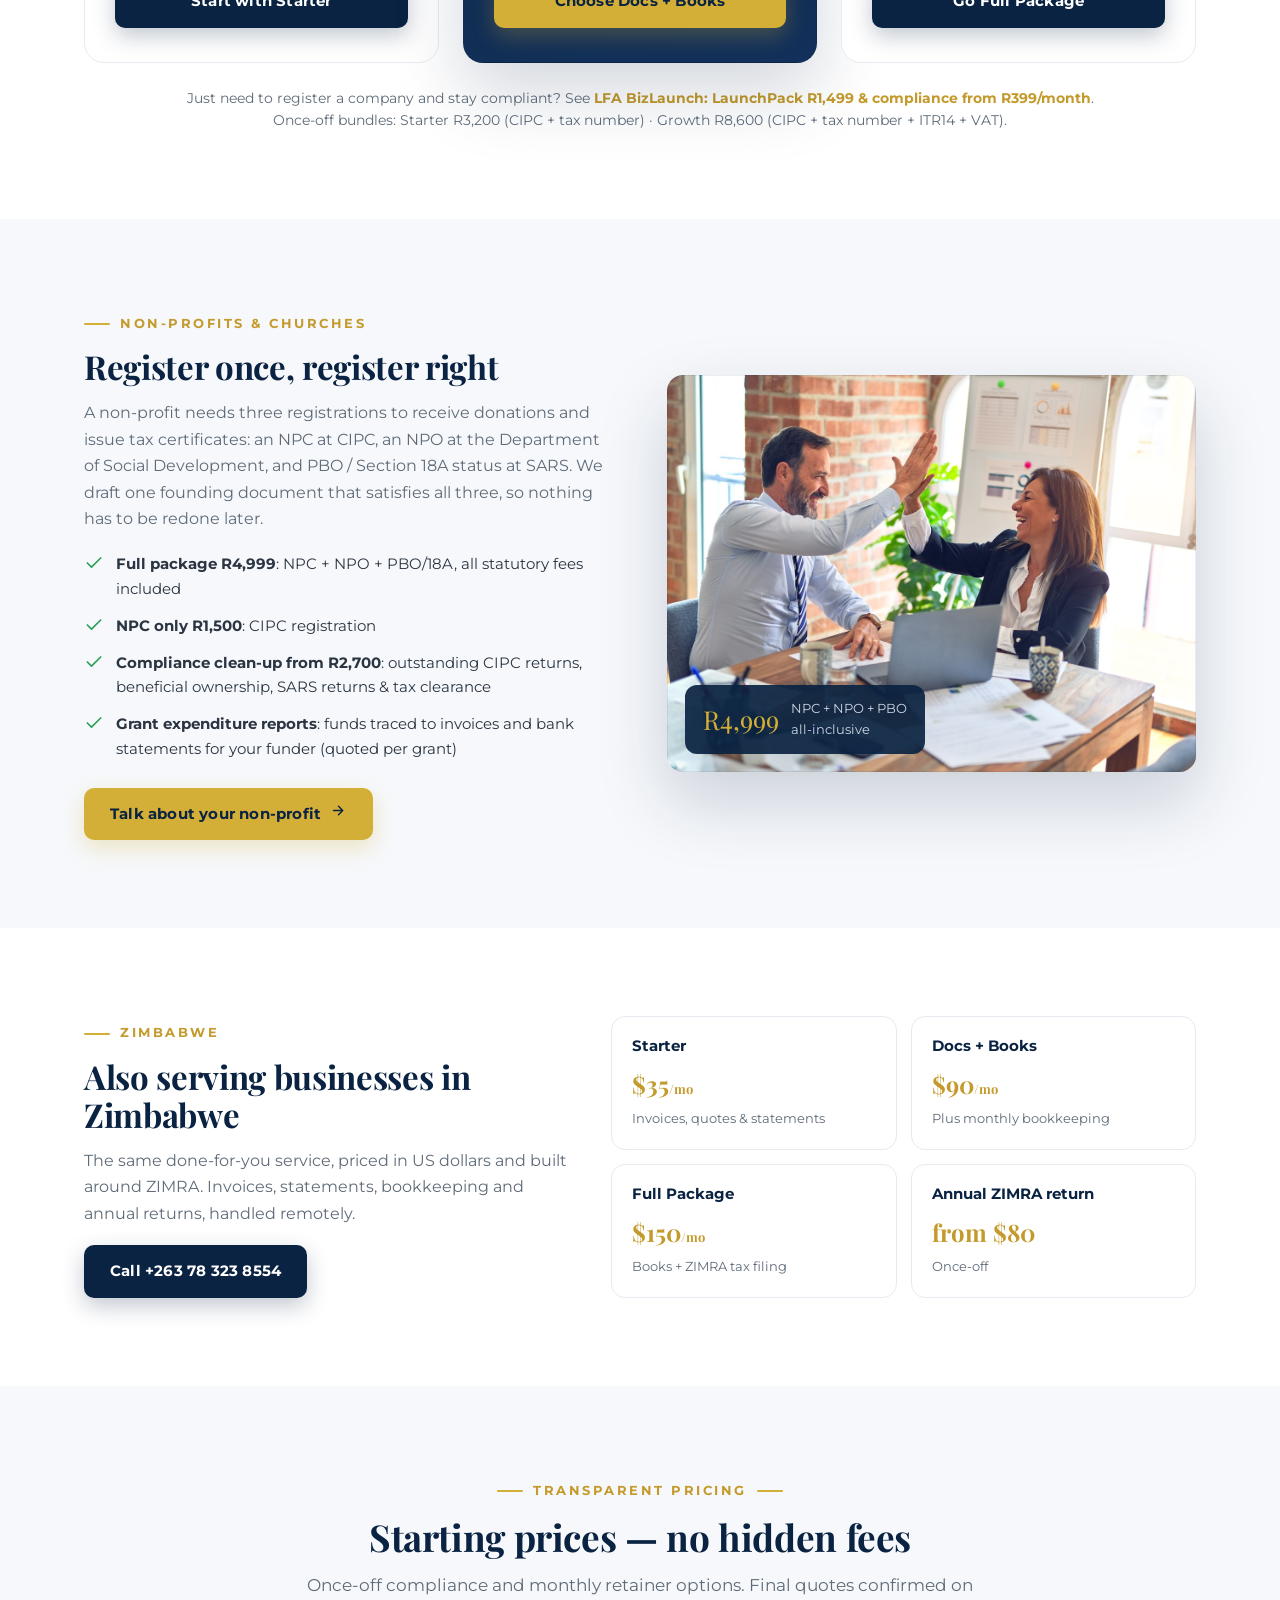
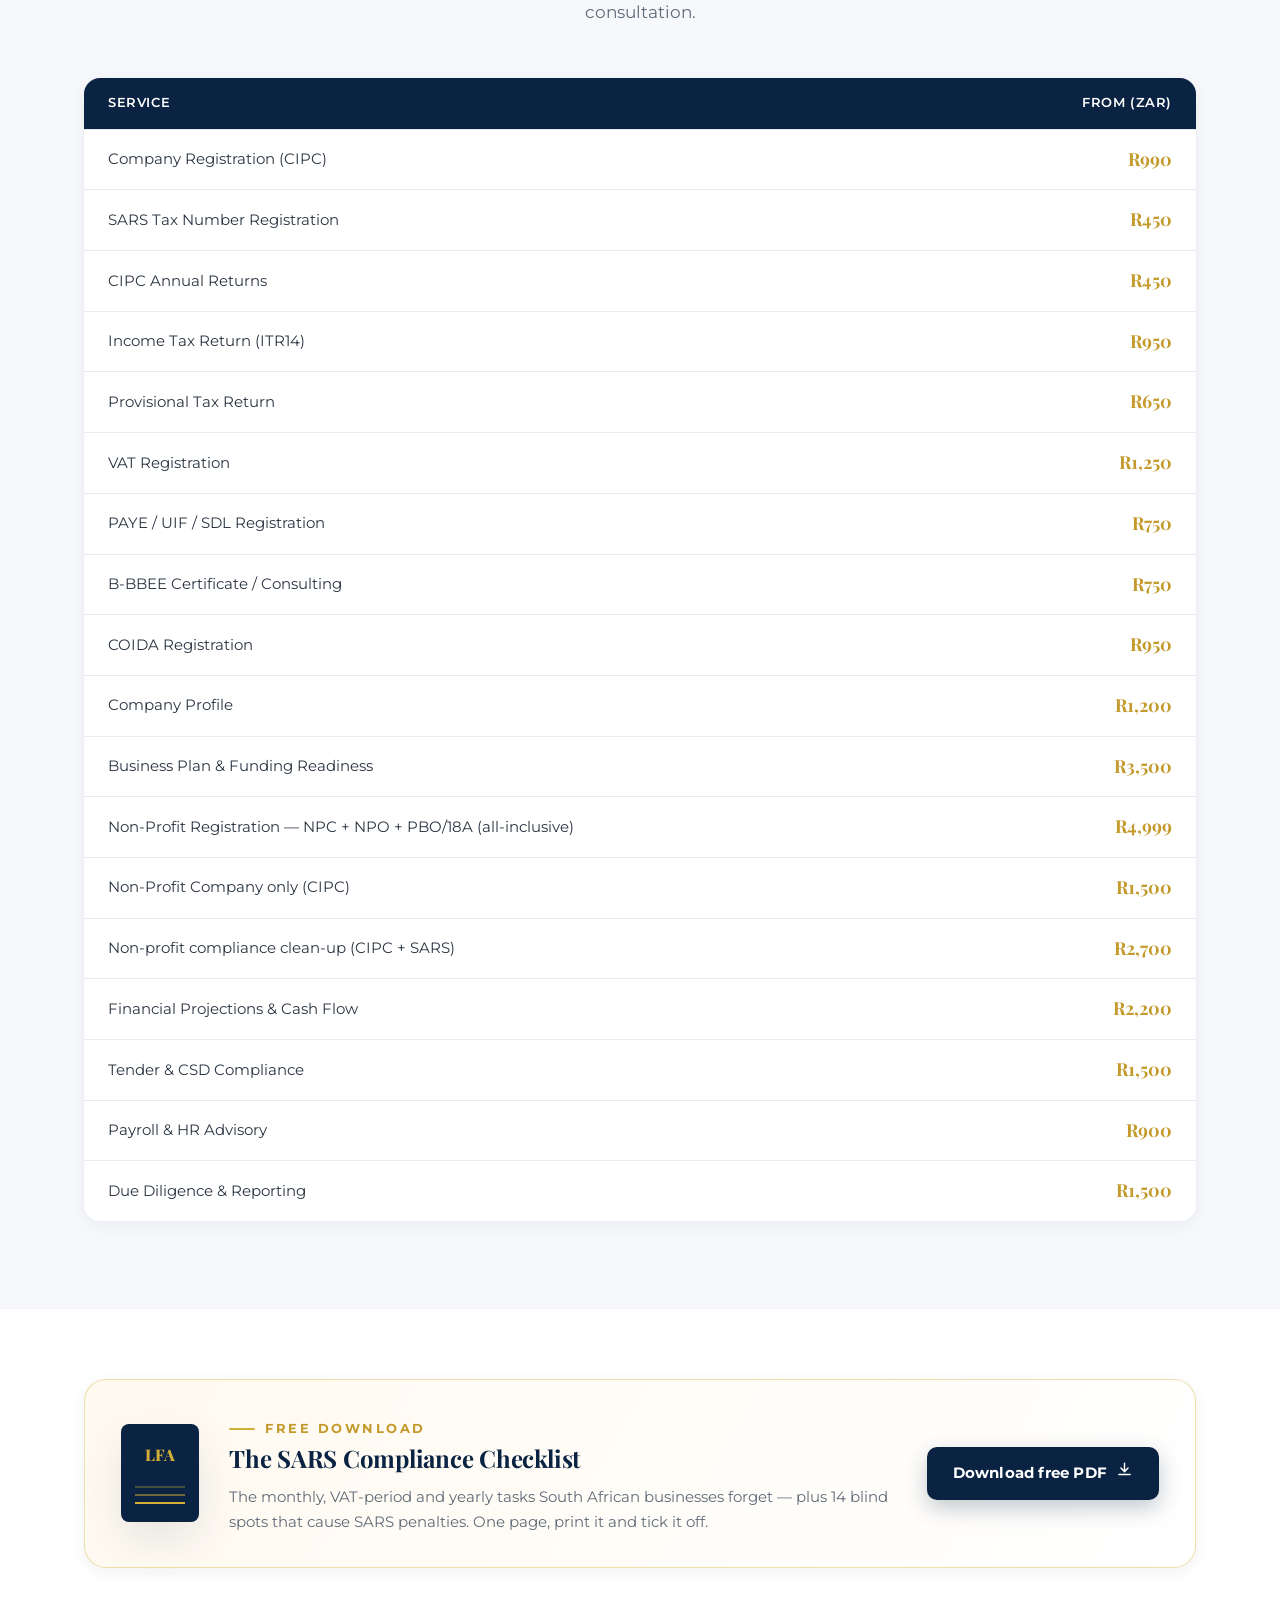
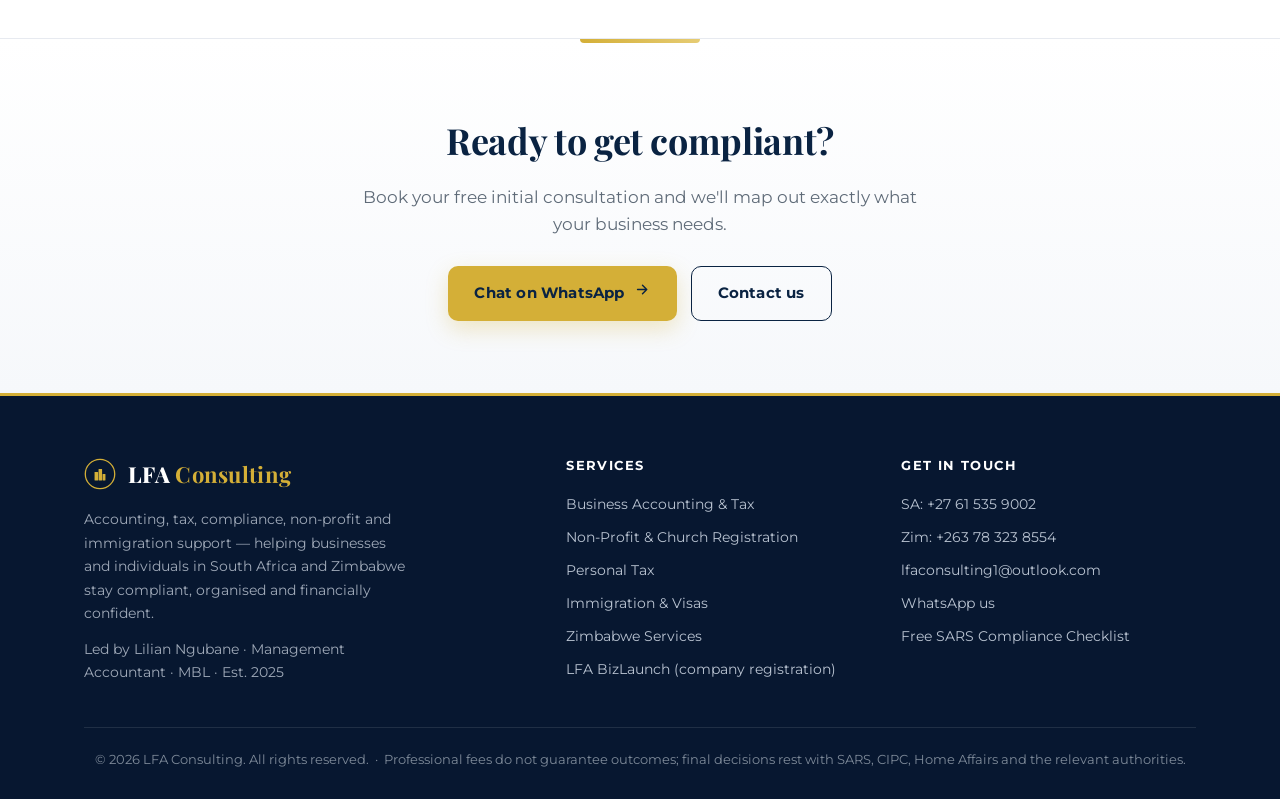
<file: business.html>
<!DOCTYPE html>
<html lang="en">
<head>
<meta charset="UTF-8">
<meta name="viewport" content="width=device-width, initial-scale=1.0">
<title>Business Accounting, Tax, Non-Profit &amp; Zimbabwe Services — LFA Consulting</title>
<meta name="description" content="Company registration, monthly bookkeeping packages, SARS returns, B-BBEE, tenders, business plans, non-profit registration (R4,999) and Zimbabwe services.">
<meta property="og:title" content="Business Accounting, Tax, Non-Profit &amp; Zimbabwe Services — LFA Consulting">
<meta property="og:description" content="Company registration, monthly bookkeeping packages, SARS returns, B-BBEE, tenders, business plans, non-profit registration (R4,999) and Zimbabwe services.">
<meta property="og:image" content="https://lfa-consulting.pages.dev/images/lilian.jpg">
<meta property="og:type" content="website">
<meta name="theme-color" content="#0A2342">
<link rel="icon" href="data:image/svg+xml,<svg width='64' height='64' viewBox='0 0 100 100' fill='none'><circle cx='50' cy='50' r='46' stroke='%23D4AF37' stroke-width='4'/><g fill='%23D4AF37'><rect x='33' y='44' width='11' height='26' rx='1'/><rect x='45.5' y='34' width='11' height='36' rx='1'/><rect x='58' y='50' width='9' height='20' rx='1'/></g></svg>">
<link rel="preconnect" href="https://fonts.googleapis.com">
<link rel="preconnect" href="https://fonts.gstatic.com" crossorigin>
<link href="https://fonts.googleapis.com/css2?family=Playfair+Display:ital,wght@0,600;0,700;0,800;1,600&family=Montserrat:wght@400;500;600;700&display=swap" rel="stylesheet">
<link rel="stylesheet" href="styles.css?v=20261125">
</head>
<body>

<header class="nav">
  <div class="wrap">
    <a class="logo" href="index.html"><svg width="40" height="40" viewBox="0 0 100 100" fill="none"><circle cx="50" cy="50" r="46" stroke="#D4AF37" stroke-width="4"/><g fill="#D4AF37"><rect x="33" y="44" width="11" height="26" rx="1"/><rect x="45.5" y="34" width="11" height="36" rx="1"/><rect x="58" y="50" width="9" height="20" rx="1"/></g></svg><span class="nm">LFA <b>Consulting</b></span></a>
    <nav class="navlinks" id="menu">
      <a href="index.html">Home</a>
      <a href="business.html" class="active">Business</a>
      <a href="personal-tax.html">Personal Tax</a>
      <a href="immigration.html">Immigration</a>
      <a href="work.html">Our Work</a>
      <a href="about.html">About</a>
      <a href="contact.html">Contact</a>
      <a href="contact.html" class="btn">Free Consultation</a>
    </nav>
    <button class="burger" aria-label="Menu">&#9776;</button>
  </div>
</header>


<section class="hero sm">
  <div class="wrap">
    <span class="pill">Business Accounting · Tax · Advisory</span>
    <h1>Keep your business <span>compliant, organised &amp; confident.</span></h1>
    <p class="lead">SARS-compliant accounting and tax handled properly — so you can run your business while we keep it in good standing.</p>
    <div class="cta-row"><a href="contact.html" class="btn">Book a free consultation <i data-icon="arrow"></i></a><a href="#pricing" class="btn btn-ghost">See pricing</a></div>
  </div>
</section>

<section>
  <div class="wrap">
    <div class="sec-head reveal"><span class="kicker">What we do</span><h2>Everything your business needs to stay compliant</h2><p>Clear starting prices. Your exact requirements are scoped at your free initial consultation.</p></div>
    <div class="cards">
      <div class="card reveal"><div class="icon-tile"><span class="ic" data-icon="building"></span></div><h3>Company Registration &amp; Tax Number</h3><p>CIPC company registration and your SARS tax number, done for you from start to finish.</p><div class="from"><b>from R990</b><small>+ SARS Tax No. from R450</small></div></div>
      <div class="card reveal d1"><div class="icon-tile"><span class="ic" data-icon="refresh"></span></div><h3>Monthly Compliance Retainer</h3><p>Bookkeeping, SARS monitoring and a dedicated point of contact — compliance handled every month.</p><div class="from"><b>from R1,200<small style="text-transform:none">/mo</small></b><small>Sole props to SMEs</small></div></div>
      <div class="card reveal d2"><div class="icon-tile"><span class="ic" data-icon="receipt"></span></div><h3>Tax Returns — ITR14, Provisional &amp; VAT</h3><p>Income tax (ITR14), provisional tax and VAT registration &amp; submissions, filed accurately and on time.</p><div class="from"><b>from R650</b><small>ITR14 from R950 · VAT reg R1,250</small></div></div>
      <div class="card reveal"><div class="icon-tile"><span class="ic" data-icon="chart"></span></div><h3>B-BBEE, Tenders &amp; Due Diligence</h3><p>B-BBEE certificates, tender &amp; CSD readiness and due-diligence reporting to help you win and grow.</p><div class="from"><b>from R750</b><small>Due diligence from R1,500</small></div></div>
      <div class="card reveal d1"><div class="icon-tile"><span class="ic" data-icon="scale"></span></div><h3>Trust Accounting &amp; Audit Preparation</h3><p>Trust &amp; business account bookkeeping, s86 reconciliations and audit-ready records supporting your auditor.</p><div class="from"><b>from R1,200<small style="text-transform:none">/mo</small></b><small>Scoped per practice</small></div></div>
      <div class="card reveal d2"><div class="icon-tile"><span class="ic" data-icon="briefcase"></span></div><h3>Business Plans &amp; Financials</h3><p>Business plans, funding readiness, financial projections, cash flow and company profiles.</p><div class="from"><b>from R1,200</b><small>Business plans from R3,500</small></div></div>
      <div class="card reveal d2"><div class="icon-tile"><span class="ic" data-icon="church"></span></div><h3>Non-Profit Registration (NPC · NPO · PBO)</h3><p>Register your Non-Profit Company, NPO and PBO / Section 18A (where eligible) in one process — with a compliant founding document plus governance templates, all statutory fees included.</p><div class="from"><b>R4,999</b><small>All-inclusive package · everything included</small></div></div>
      <div class="card reveal"><div class="icon-tile"><span class="ic" data-icon="file"></span></div><h3>Invoicing, Quotes &amp; Statements (done-for-you)</h3><p>We produce your invoices, quotations and monthly statements - in your own brand and colours - and can handle your bookkeeping and tax too. South Africa &amp; Zimbabwe.</p><div class="from"><b>from R450<small style="text-transform:none">/mo</small></b><small>Full back-office from R2,500/mo</small></div></div>
    </div>
    <div class="alsobar reveal"><b>Also under one roof:</b> PAYE / UIF / SDL &amp; COIDA registration · CIPC annual returns · payroll &amp; HR advisory. <b>Just ask at your free consultation.</b></div>
  </div>
</section>


<section id="packages">
  <div class="wrap">
    <div class="sec-head reveal"><span class="kicker">Monthly packages</span><h2>Your back office, done for you</h2>
      <p>Invoicing, bookkeeping, statements and tax handled every month. Prices scale with transaction volume.</p></div>
    <div class="packs">
      <div class="pack reveal"><h3>Starter</h3><div class="who">Sole props &amp; side businesses</div><div class="price">R450 <small>/ month</small></div>
        <ul><li>Branded invoices &amp; quotations</li><li>Monthly customer statements</li><li>Or use our app to do it yourself</li><li>Email &amp; WhatsApp support</li></ul>
        <a class="btn btn-navy" href="https://wa.me/27615359002?text=Hi%20LFA%2C%20I%27m%20interested%20in%20the%20Starter%20package.">Start with Starter</a></div>
      <div class="pack hot reveal d1"><span class="flag">Most popular</span><h3>Docs + Books</h3><div class="who">Growing small businesses</div><div class="price">R1,200 <small>/ month</small></div>
        <ul><li>Everything in Starter</li><li>Monthly bookkeeping &amp; reconciliations</li><li>Know who owes you, always</li><li>SARS monitoring &amp; reminders</li></ul>
        <a class="btn" href="https://wa.me/27615359002?text=Hi%20LFA%2C%20I%27m%20interested%20in%20the%20Docs%20%2B%20Books%20package.">Choose Docs + Books</a></div>
      <div class="pack reveal d2"><h3>Full Package</h3><div class="who">Your whole finance function</div><div class="price">R2,500 <small>/ month</small></div>
        <ul><li>Everything in Docs + Books</li><li>VAT &amp; SARS returns filed</li><li>Payroll add-ons available</li><li>Dedicated accountant support</li></ul>
        <a class="btn btn-navy" href="https://wa.me/27615359002?text=Hi%20LFA%2C%20I%27m%20interested%20in%20the%20Full%20Package.">Go Full Package</a></div>
    </div>
    <p class="note">Just need to register a company and stay compliant? See <a href="https://lfa-bizlaunch.pages.dev" target="_blank" rel="noopener">LFA BizLaunch: LaunchPack R1,499 &amp; compliance from R399/month</a>.<br>Once-off bundles: Starter R3,200 (CIPC + tax number) · Growth R8,600 (CIPC + tax number + ITR14 + VAT).</p>
  </div>
</section>

<section class="alt" id="nonprofit">
  <div class="wrap">
    <div class="split">
      <div class="reveal">
        <span class="kicker">Non-profits &amp; churches</span>
        <h2>Register once, register right</h2>
        <p>A non-profit needs three registrations to receive donations and issue tax certificates: an NPC at CIPC, an NPO at the Department of Social Development, and PBO / Section 18A status at SARS. We draft one founding document that satisfies all three, so nothing has to be redone later.</p>
        <ul class="checklist">
          <li><span class="ic" data-icon="check"></span> <span><b>Full package R4,999</b>: NPC + NPO + PBO/18A, all statutory fees included</span></li>
          <li><span class="ic" data-icon="check"></span> <span><b>NPC only R1,500</b>: CIPC registration</span></li>
          <li><span class="ic" data-icon="check"></span> <span><b>Compliance clean-up from R2,700</b>: outstanding CIPC returns, beneficial ownership, SARS returns &amp; tax clearance</span></li>
          <li><span class="ic" data-icon="check"></span> <span><b>Grant expenditure reports</b>: funds traced to invoices and bank statements for your funder (quoted per grant)</span></li>
        </ul>
        <a href="https://wa.me/27615359002?text=Hi%20LFA%2C%20I%27d%20like%20help%20registering%20a%20non-profit%20%2F%20church." class="btn">Talk about your non-profit <i data-icon="arrow"></i></a>
      </div>
      <div class="simg reveal d1"><img src="images/meeting.jpg" alt="Board members meeting"><div class="badge-float"><div class="n">R4,999</div><span>NPC + NPO + PBO<br>all-inclusive</span></div></div>
    </div>
  </div>
</section>

<section id="zimbabwe">
  <div class="wrap">
    <div class="zim">
      <div class="reveal">
        <span class="kicker">Zimbabwe</span>
        <h2>Also serving businesses in Zimbabwe</h2>
        <p>The same done-for-you service, priced in US dollars and built around ZIMRA. Invoices, statements, bookkeeping and annual returns, handled remotely.</p>
        <a href="tel:+263783238554" class="btn btn-navy">Call +263 78 323 8554</a>
      </div>
      <div class="zprices reveal d1">
        <div class="zp"><em>Starter</em><b>$35<small style="font-size:13px">/mo</small></b><span>Invoices, quotes &amp; statements</span></div>
        <div class="zp"><em>Docs + Books</em><b>$90<small style="font-size:13px">/mo</small></b><span>Plus monthly bookkeeping</span></div>
        <div class="zp"><em>Full Package</em><b>$150<small style="font-size:13px">/mo</small></b><span>Books + ZIMRA tax filing</span></div>
        <div class="zp"><em>Annual ZIMRA return</em><b>from $80</b><span>Once-off</span></div>
      </div>
    </div>
  </div>
</section>

<section class="alt" id="pricing">
  <div class="wrap">
    <div class="sec-head reveal"><span class="kicker">Transparent pricing</span><h2>Starting prices — no hidden fees</h2><p>Once-off compliance and monthly retainer options. Final quotes confirmed on consultation.</p></div>
    <div class="tablewrap reveal"><table class="ptable">
      <tr><th>Service</th><th style="text-align:right">From (ZAR)</th></tr>
      <tr><td>Company Registration (CIPC)</td><td class="price">R990</td></tr>
      <tr><td>SARS Tax Number Registration</td><td class="price">R450</td></tr>
      <tr><td>CIPC Annual Returns</td><td class="price">R450</td></tr>
      <tr><td>Income Tax Return (ITR14)</td><td class="price">R950</td></tr>
      <tr><td>Provisional Tax Return</td><td class="price">R650</td></tr>
      <tr><td>VAT Registration</td><td class="price">R1,250</td></tr>
      <tr><td>PAYE / UIF / SDL Registration</td><td class="price">R750</td></tr>
      <tr><td>B-BBEE Certificate / Consulting</td><td class="price">R750</td></tr>
      <tr><td>COIDA Registration</td><td class="price">R950</td></tr>
      <tr><td>Company Profile</td><td class="price">R1,200</td></tr>
      <tr><td>Business Plan &amp; Funding Readiness</td><td class="price">R3,500</td></tr>
      <tr><td>Non-Profit Registration — NPC + NPO + PBO/18A (all-inclusive)</td><td class="price">R4,999</td></tr>
      <tr><td>Non-Profit Company only (CIPC)</td><td class="price">R1,500</td></tr>
      <tr><td>Non-profit compliance clean-up (CIPC + SARS)</td><td class="price">R2,700</td></tr>
      <tr><td>Financial Projections &amp; Cash Flow</td><td class="price">R2,200</td></tr>
      <tr><td>Tender &amp; CSD Compliance</td><td class="price">R1,500</td></tr>
      <tr><td>Payroll &amp; HR Advisory</td><td class="price">R900</td></tr>
      <tr><td>Due Diligence &amp; Reporting</td><td class="price">R1,500</td></tr>
    </table></div>
  </div>
</section>


<section style="padding:70px 0">
  <div class="wrap">
    <div class="resource reveal">
      <div class="doc">LFA</div>
      <div><span class="kicker">Free download</span><h3>The SARS Compliance Checklist</h3>
        <p>The monthly, VAT-period and yearly tasks South African businesses forget — plus 14 blind spots that cause SARS penalties. One page, print it and tick it off.</p></div>
      <a class="btn btn-navy" href="downloads/LFA-SARS-Compliance-Checklist.pdf" download>Download free PDF <i data-icon="download"></i></a>
    </div>
  </div>
</section>
<section class="ctaband"><div class="wrap reveal"><h2>Ready to get compliant?</h2><p>Book your free initial consultation and we'll map out exactly what your business needs.</p>
  <div class="cta-row"><a href="https://wa.me/27615359002?text=Hi%20LFA%2C%20I%27d%20like%20help%20with%20business%20accounting%20%26%20tax." class="btn">Chat on WhatsApp <i data-icon="arrow"></i></a><a href="contact.html" class="btn btn-ghost">Contact us</a></div></div></section>


<footer>
  <div class="wrap">
    <div class="fgrid">
      <div class="fabout">
        <a class="logo" href="index.html"><svg width="32" height="32" viewBox="0 0 100 100" fill="none"><circle cx="50" cy="50" r="46" stroke="#D4AF37" stroke-width="4"/><g fill="#D4AF37"><rect x="33" y="44" width="11" height="26" rx="1"/><rect x="45.5" y="34" width="11" height="36" rx="1"/><rect x="58" y="50" width="9" height="20" rx="1"/></g></svg><span class="nm">LFA <b>Consulting</b></span></a>
        <p>Accounting, tax, compliance, non-profit and immigration support — helping businesses and individuals in South Africa and Zimbabwe stay compliant, organised and financially confident.</p>
        <p style="margin-top:12px">Led by Lilian Ngubane · Management Accountant · MBL · Est. 2025</p>
      </div>
      <div>
        <h4>Services</h4>
        <a href="business.html">Business Accounting &amp; Tax</a>
        <a href="business.html#nonprofit">Non-Profit &amp; Church Registration</a>
        <a href="personal-tax.html">Personal Tax</a>
        <a href="immigration.html">Immigration &amp; Visas</a>
        <a href="business.html#zimbabwe">Zimbabwe Services</a>
        <a href="https://lfa-bizlaunch.pages.dev" target="_blank" rel="noopener">LFA BizLaunch (company registration)</a>
      </div>
      <div>
        <h4>Get in touch</h4>
        <a href="tel:+27615359002">SA: +27 61 535 9002</a>
        <a href="tel:+263783238554">Zim: +263 78 323 8554</a>
        <a href="mailto:lfaconsulting1@outlook.com">lfaconsulting1@outlook.com</a>
        <a href="https://wa.me/27615359002?text=Hi%20LFA%20Consulting%2C%20I%27d%20like%20a%20free%20consultation.">WhatsApp us</a>
        <a href="downloads/LFA-SARS-Compliance-Checklist.pdf" download>Free SARS Compliance Checklist</a>
      </div>
    </div>
    <div class="fbottom">© <span id="yr"></span> LFA Consulting. All rights reserved. &nbsp;·&nbsp; Professional fees do not guarantee outcomes; final decisions rest with SARS, CIPC, Home Affairs and the relevant authorities.</div>
  </div>
</footer>

<a class="wa" href="https://wa.me/27615359002?text=Hi%20LFA%20Consulting%2C%20I%27d%20like%20a%20free%20consultation." title="Chat on WhatsApp" aria-label="Chat on WhatsApp" data-icon="whatsapp"></a>
<script src="main.js?v=20261125"></script>
</body>
</html>
</file>
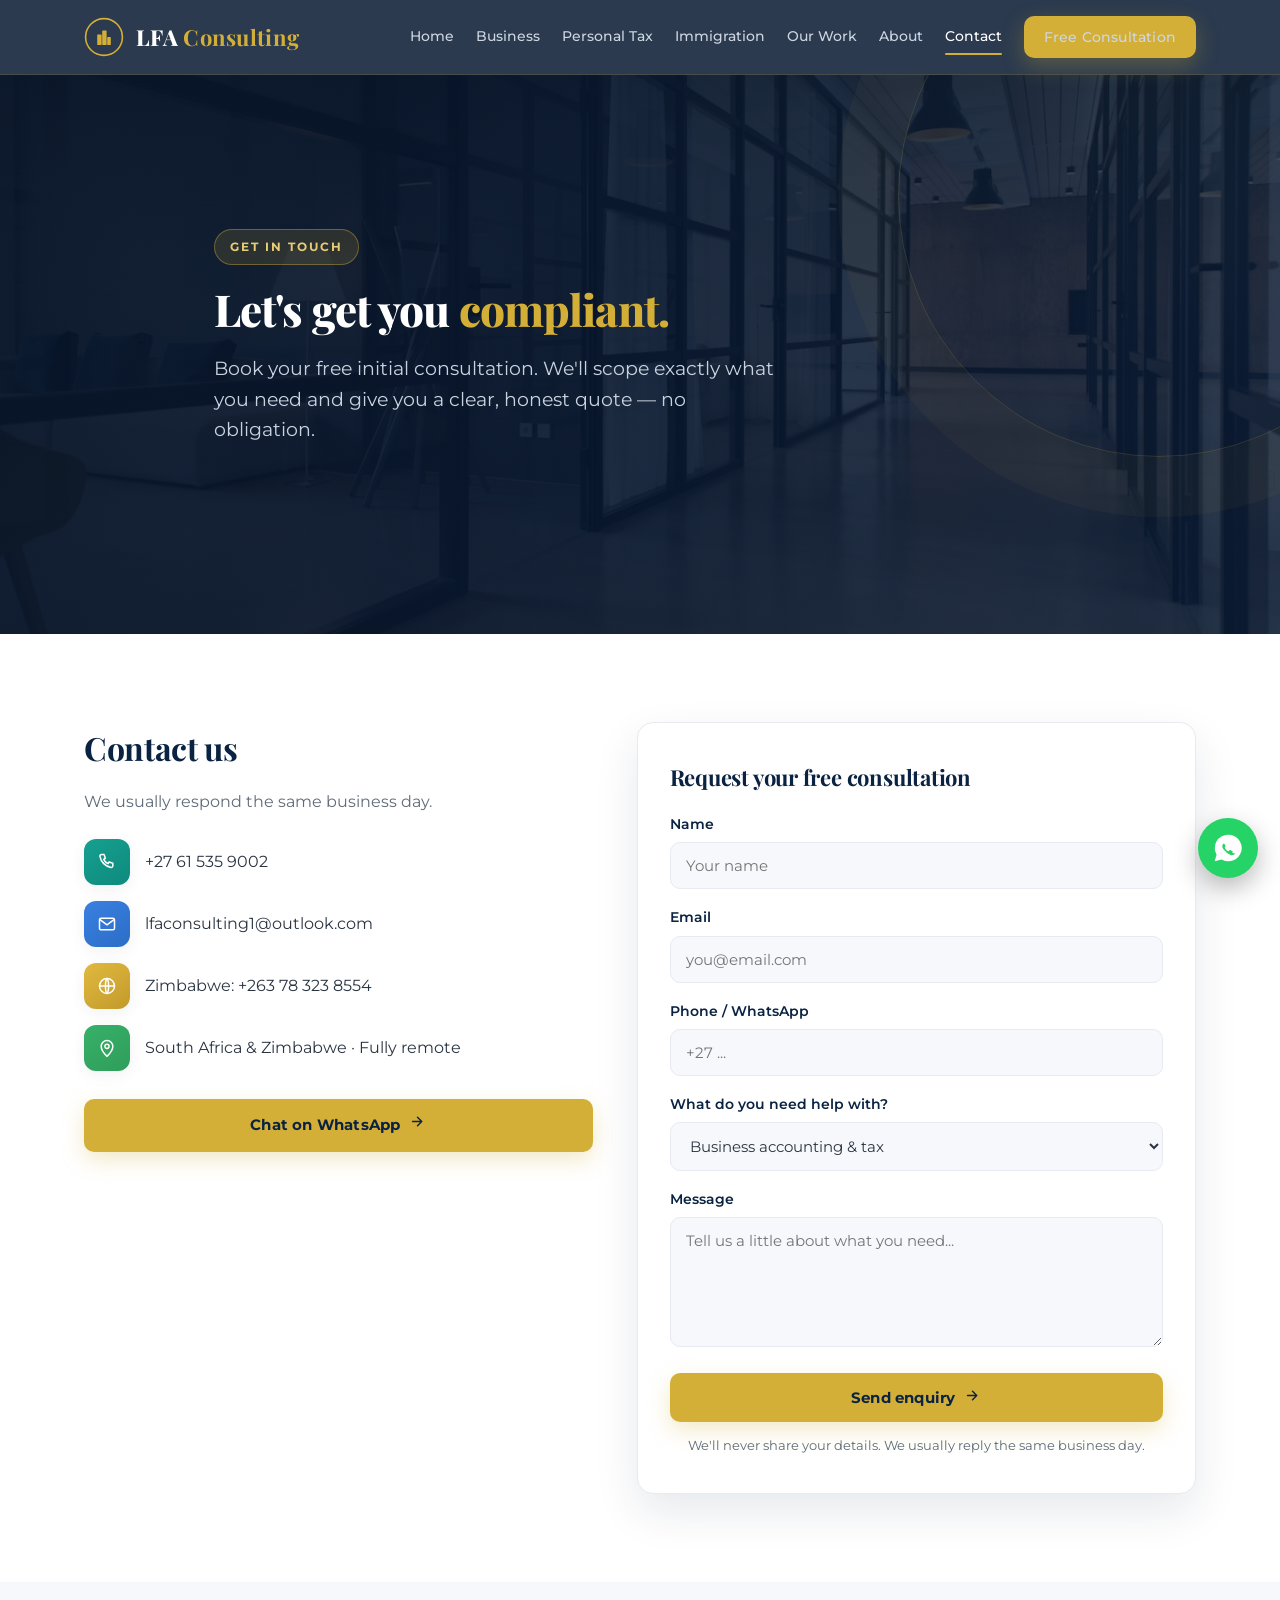
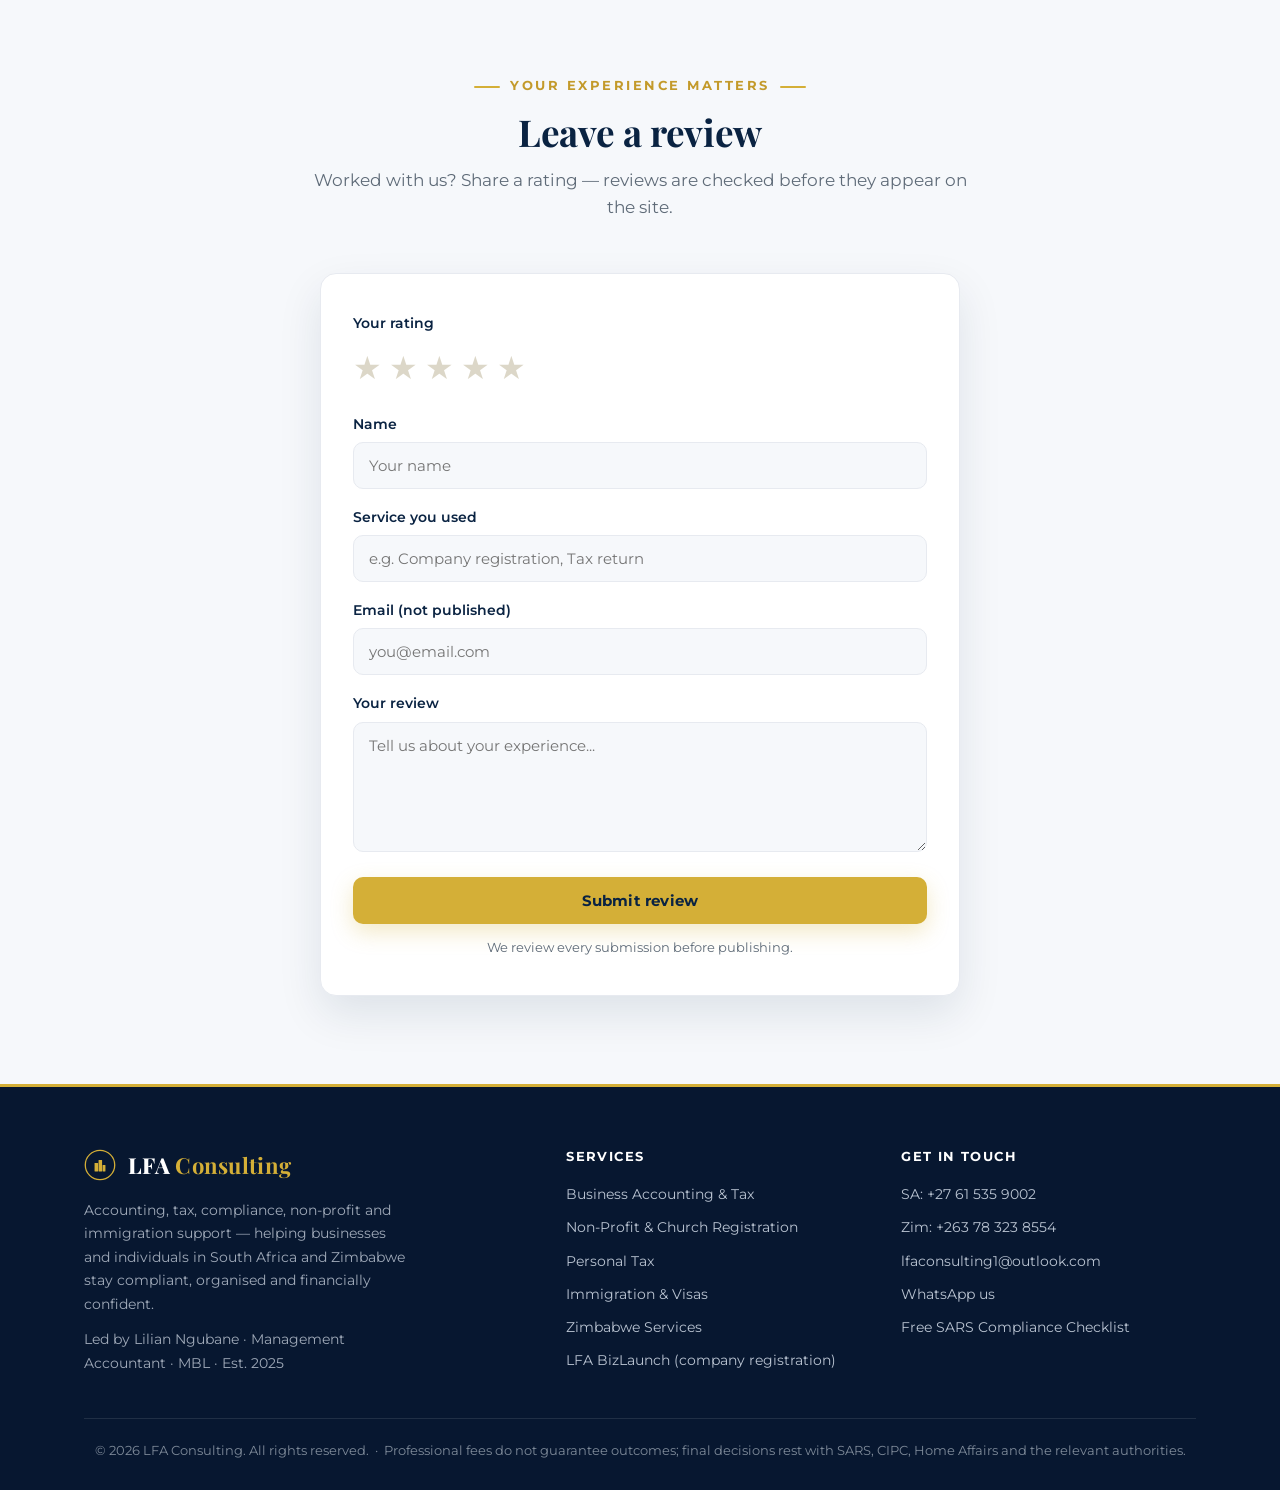
<file: contact.html>
<!DOCTYPE html>
<html lang="en">
<head>
<meta charset="UTF-8">
<meta name="viewport" content="width=device-width, initial-scale=1.0">
<title>Contact LFA Consulting — Free Consultation</title>
<meta name="description" content="Book a free 15–30 minute consultation with LFA Consulting by WhatsApp, phone or email.">
<meta property="og:title" content="Contact LFA Consulting — Free Consultation">
<meta property="og:description" content="Book a free 15–30 minute consultation with LFA Consulting by WhatsApp, phone or email.">
<meta property="og:image" content="https://lfa-consulting.pages.dev/images/lilian.jpg">
<meta property="og:type" content="website">
<meta name="theme-color" content="#0A2342">
<link rel="icon" href="data:image/svg+xml,<svg width='64' height='64' viewBox='0 0 100 100' fill='none'><circle cx='50' cy='50' r='46' stroke='%23D4AF37' stroke-width='4'/><g fill='%23D4AF37'><rect x='33' y='44' width='11' height='26' rx='1'/><rect x='45.5' y='34' width='11' height='36' rx='1'/><rect x='58' y='50' width='9' height='20' rx='1'/></g></svg>">
<link rel="preconnect" href="https://fonts.googleapis.com">
<link rel="preconnect" href="https://fonts.gstatic.com" crossorigin>
<link href="https://fonts.googleapis.com/css2?family=Playfair+Display:ital,wght@0,600;0,700;0,800;1,600&family=Montserrat:wght@400;500;600;700&display=swap" rel="stylesheet">
<link rel="stylesheet" href="styles.css?v=20261125">
</head>
<body>

<header class="nav">
  <div class="wrap">
    <a class="logo" href="index.html"><svg width="40" height="40" viewBox="0 0 100 100" fill="none"><circle cx="50" cy="50" r="46" stroke="#D4AF37" stroke-width="4"/><g fill="#D4AF37"><rect x="33" y="44" width="11" height="26" rx="1"/><rect x="45.5" y="34" width="11" height="36" rx="1"/><rect x="58" y="50" width="9" height="20" rx="1"/></g></svg><span class="nm">LFA <b>Consulting</b></span></a>
    <nav class="navlinks" id="menu">
      <a href="index.html">Home</a>
      <a href="business.html">Business</a>
      <a href="personal-tax.html">Personal Tax</a>
      <a href="immigration.html">Immigration</a>
      <a href="work.html">Our Work</a>
      <a href="about.html">About</a>
      <a href="contact.html" class="active">Contact</a>
      <a href="contact.html" class="btn">Free Consultation</a>
    </nav>
    <button class="burger" aria-label="Menu">&#9776;</button>
  </div>
</header>


<section class="hero sm">
  <div class="wrap">
    <span class="pill">Get in touch</span>
    <h1>Let's get you <span>compliant.</span></h1>
    <p class="lead">Book your free initial consultation. We'll scope exactly what you need and give you a clear, honest quote — no obligation.</p>
  </div>
</section>

<section>
  <div class="wrap">
    <div class="cgrid">
      <div class="cinfo reveal">
        <h2>Contact us</h2>
        <p>We usually respond the same business day.</p>
        <div class="cline"><div class="k" data-icon="phone"></div><a href="tel:+27615359002">+27 61 535 9002</a></div>
        <div class="cline"><div class="k" data-icon="mail"></div><a href="mailto:lfaconsulting1@outlook.com">lfaconsulting1@outlook.com</a></div>
        <div class="cline"><div class="k" data-icon="globe"></div><a href="tel:+263783238554">Zimbabwe: +263 78 323 8554</a></div>
        <div class="cline"><div class="k" data-icon="pin"></div><span>South Africa &amp; Zimbabwe · Fully remote</span></div>
        <div style="margin-top:28px"><a href="https://wa.me/27615359002?text=Hi%20LFA%20Consulting%2C%20I%27d%20like%20a%20free%20consultation." class="btn" style="width:100%;justify-content:center">Chat on WhatsApp <i data-icon="arrow"></i></a></div>
      </div>
      <div class="form-card reveal d1">
        <h3 style="color:var(--navy);font-size:22px;margin-bottom:18px">Request your free consultation</h3>
        <form id="enquiryForm" action="https://formsubmit.co/ajax/lfaconsulting1@outlook.com" method="POST">
          <input type="hidden" name="_subject" value="New website enquiry — LFA Consulting">
          <input type="hidden" name="_captcha" value="false">
          <input type="hidden" name="_template" value="table">
          <input type="text" name="_honey" style="display:none" tabindex="-1" autocomplete="off">
          <div class="field"><label>Name</label><input type="text" name="name" required placeholder="Your name"></div>
          <div class="field"><label>Email</label><input type="email" name="email" required placeholder="you@email.com"></div>
          <div class="field"><label>Phone / WhatsApp</label><input type="tel" name="phone" placeholder="+27 ..."></div>
          <div class="field"><label>What do you need help with?</label>
            <select name="service"><option>Business accounting &amp; tax</option><option>Personal tax return</option><option>Company registration</option><option>Non-profit / church registration</option><option>Business plan or funding documents</option><option>Zimbabwe services</option><option>Immigration / visa support</option><option>Other</option></select>
          </div>
          <div class="field"><label>Message</label><textarea name="message" required placeholder="Tell us a little about what you need..."></textarea></div>
          <button type="submit" class="btn" style="width:100%;justify-content:center">Send enquiry <i data-icon="arrow"></i></button>
          <div class="form-note">We'll never share your details. We usually reply the same business day.</div>
        </form>
        <div class="ok-msg" id="okEnq">✓ Thank you! Your enquiry has been sent — we'll be in touch shortly.</div>
      </div>
    </div>
  </div>
</section>

<section class="alt" id="review">
  <div class="wrap">
    <div class="sec-head reveal"><span class="kicker">Your experience matters</span><h2>Leave a review</h2><p>Worked with us? Share a rating — reviews are checked before they appear on the site.</p></div>
    <div class="form-card reveal" style="max-width:640px;margin:0 auto">
      <form id="reviewForm" action="https://formsubmit.co/ajax/lfaconsulting1@outlook.com" method="POST">
        <input type="hidden" name="_subject" value="New website review — LFA Consulting">
        <input type="hidden" name="_captcha" value="false">
        <input type="hidden" name="_template" value="table">
        <input type="text" name="_honey" style="display:none" tabindex="-1" autocomplete="off">
        <label style="font-size:13.5px;font-weight:600;color:var(--navy)">Your rating</label>
        <div class="stars-input" id="starInput"><span class="s" data-v="1">★</span><span class="s" data-v="2">★</span><span class="s" data-v="3">★</span><span class="s" data-v="4">★</span><span class="s" data-v="5">★</span></div>
        <input type="hidden" name="rating" id="ratingField" value="">
        <div class="field"><label>Name</label><input type="text" name="name" required placeholder="Your name"></div>
        <div class="field"><label>Service you used</label><input type="text" name="service" placeholder="e.g. Company registration, Tax return"></div>
        <div class="field"><label>Email (not published)</label><input type="email" name="email" required placeholder="you@email.com"></div>
        <div class="field"><label>Your review</label><textarea name="review" required placeholder="Tell us about your experience..."></textarea></div>
        <button type="submit" class="btn" style="width:100%;justify-content:center">Submit review</button>
        <div class="form-note">We review every submission before publishing.</div>
      </form>
      <div class="ok-msg" id="okRev">✓ Thank you! Your review has been sent and will appear after a quick check.</div>
    </div>
  </div>
</section>


<footer>
  <div class="wrap">
    <div class="fgrid">
      <div class="fabout">
        <a class="logo" href="index.html"><svg width="32" height="32" viewBox="0 0 100 100" fill="none"><circle cx="50" cy="50" r="46" stroke="#D4AF37" stroke-width="4"/><g fill="#D4AF37"><rect x="33" y="44" width="11" height="26" rx="1"/><rect x="45.5" y="34" width="11" height="36" rx="1"/><rect x="58" y="50" width="9" height="20" rx="1"/></g></svg><span class="nm">LFA <b>Consulting</b></span></a>
        <p>Accounting, tax, compliance, non-profit and immigration support — helping businesses and individuals in South Africa and Zimbabwe stay compliant, organised and financially confident.</p>
        <p style="margin-top:12px">Led by Lilian Ngubane · Management Accountant · MBL · Est. 2025</p>
      </div>
      <div>
        <h4>Services</h4>
        <a href="business.html">Business Accounting &amp; Tax</a>
        <a href="business.html#nonprofit">Non-Profit &amp; Church Registration</a>
        <a href="personal-tax.html">Personal Tax</a>
        <a href="immigration.html">Immigration &amp; Visas</a>
        <a href="business.html#zimbabwe">Zimbabwe Services</a>
        <a href="https://lfa-bizlaunch.pages.dev" target="_blank" rel="noopener">LFA BizLaunch (company registration)</a>
      </div>
      <div>
        <h4>Get in touch</h4>
        <a href="tel:+27615359002">SA: +27 61 535 9002</a>
        <a href="tel:+263783238554">Zim: +263 78 323 8554</a>
        <a href="mailto:lfaconsulting1@outlook.com">lfaconsulting1@outlook.com</a>
        <a href="https://wa.me/27615359002?text=Hi%20LFA%20Consulting%2C%20I%27d%20like%20a%20free%20consultation.">WhatsApp us</a>
        <a href="downloads/LFA-SARS-Compliance-Checklist.pdf" download>Free SARS Compliance Checklist</a>
      </div>
    </div>
    <div class="fbottom">© <span id="yr"></span> LFA Consulting. All rights reserved. &nbsp;·&nbsp; Professional fees do not guarantee outcomes; final decisions rest with SARS, CIPC, Home Affairs and the relevant authorities.</div>
  </div>
</footer>

<a class="wa" href="https://wa.me/27615359002?text=Hi%20LFA%20Consulting%2C%20I%27d%20like%20a%20free%20consultation." title="Chat on WhatsApp" aria-label="Chat on WhatsApp" data-icon="whatsapp"></a>
<script src="main.js?v=20261125"></script>
<script>
var stars=document.querySelectorAll('#starInput .s'),rf=document.getElementById('ratingField');
function paint(v){stars.forEach(function(s){s.classList.toggle('on',+s.dataset.v<=v);});}
stars.forEach(function(s){s.addEventListener('mouseenter',function(){paint(+s.dataset.v);});s.addEventListener('click',function(){rf.value=s.dataset.v;paint(+s.dataset.v);});});
document.getElementById('starInput').addEventListener('mouseleave',function(){paint(+(rf.value||0));});
function wire(formId, okId, extraCheck){
  var form=document.getElementById(formId);
  form.addEventListener('submit',function(e){
    e.preventDefault();
    if(extraCheck && !extraCheck()){return;}
    var action=form.getAttribute('action');
    var btn=form.querySelector('button[type=submit]'); var label=btn?btn.innerHTML:'';
    if(btn){btn.disabled=true;btn.textContent='Sending…';}
    fetch(action,{method:'POST',body:new URLSearchParams(new FormData(form)),headers:{'Accept':'application/json'}})
      .then(function(r){return r.ok;})
      .then(function(ok){ if(ok){form.style.display='none';document.getElementById(okId).style.display='block';} else{if(btn){btn.disabled=false;btn.innerHTML=label;}alert('Sorry, something went wrong. Please email lfaconsulting1@outlook.com or WhatsApp us.');} })
      .catch(function(){if(btn){btn.disabled=false;btn.innerHTML=label;}alert('Network error — please email lfaconsulting1@outlook.com or WhatsApp us.');});
  });
}
wire('enquiryForm','okEnq');
wire('reviewForm','okRev',function(){if(!rf.value){alert('Please tap a star rating first.');return false;}return true;});
</script>
</body>
</html>
</file>
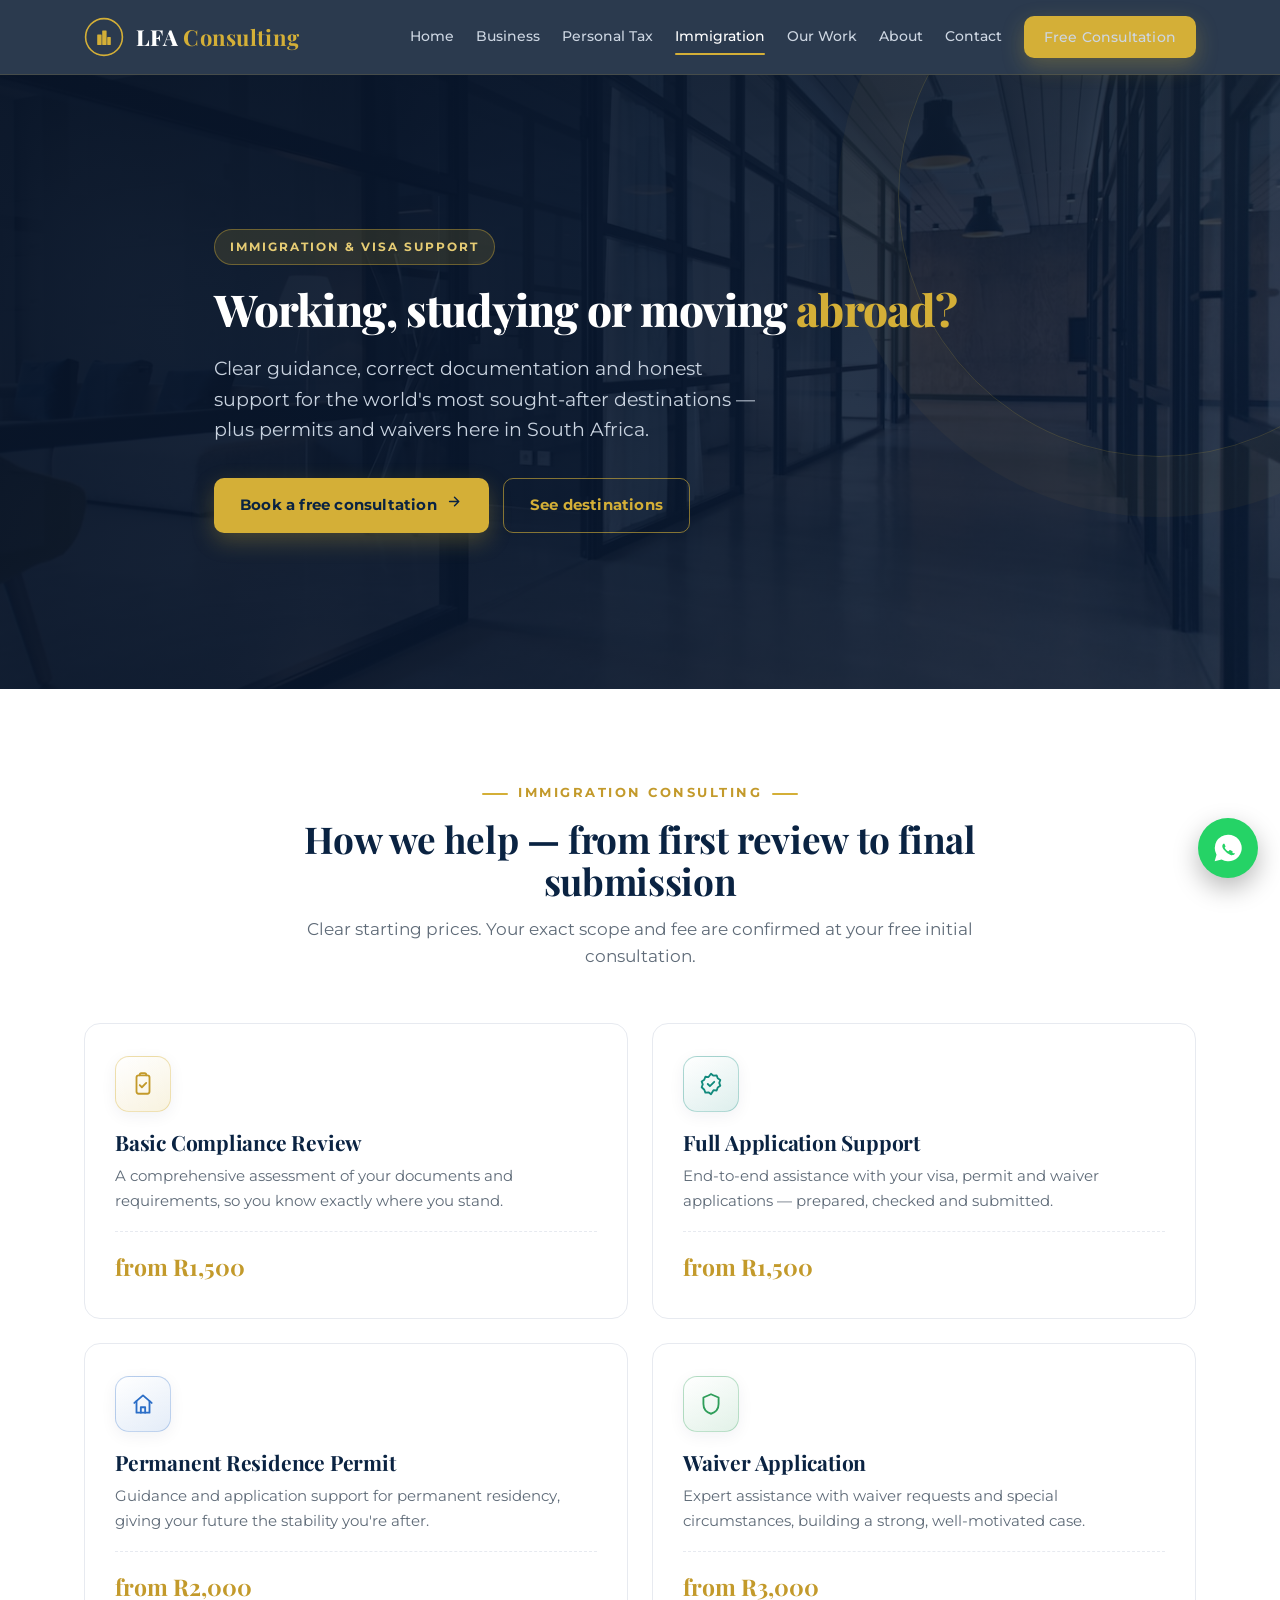
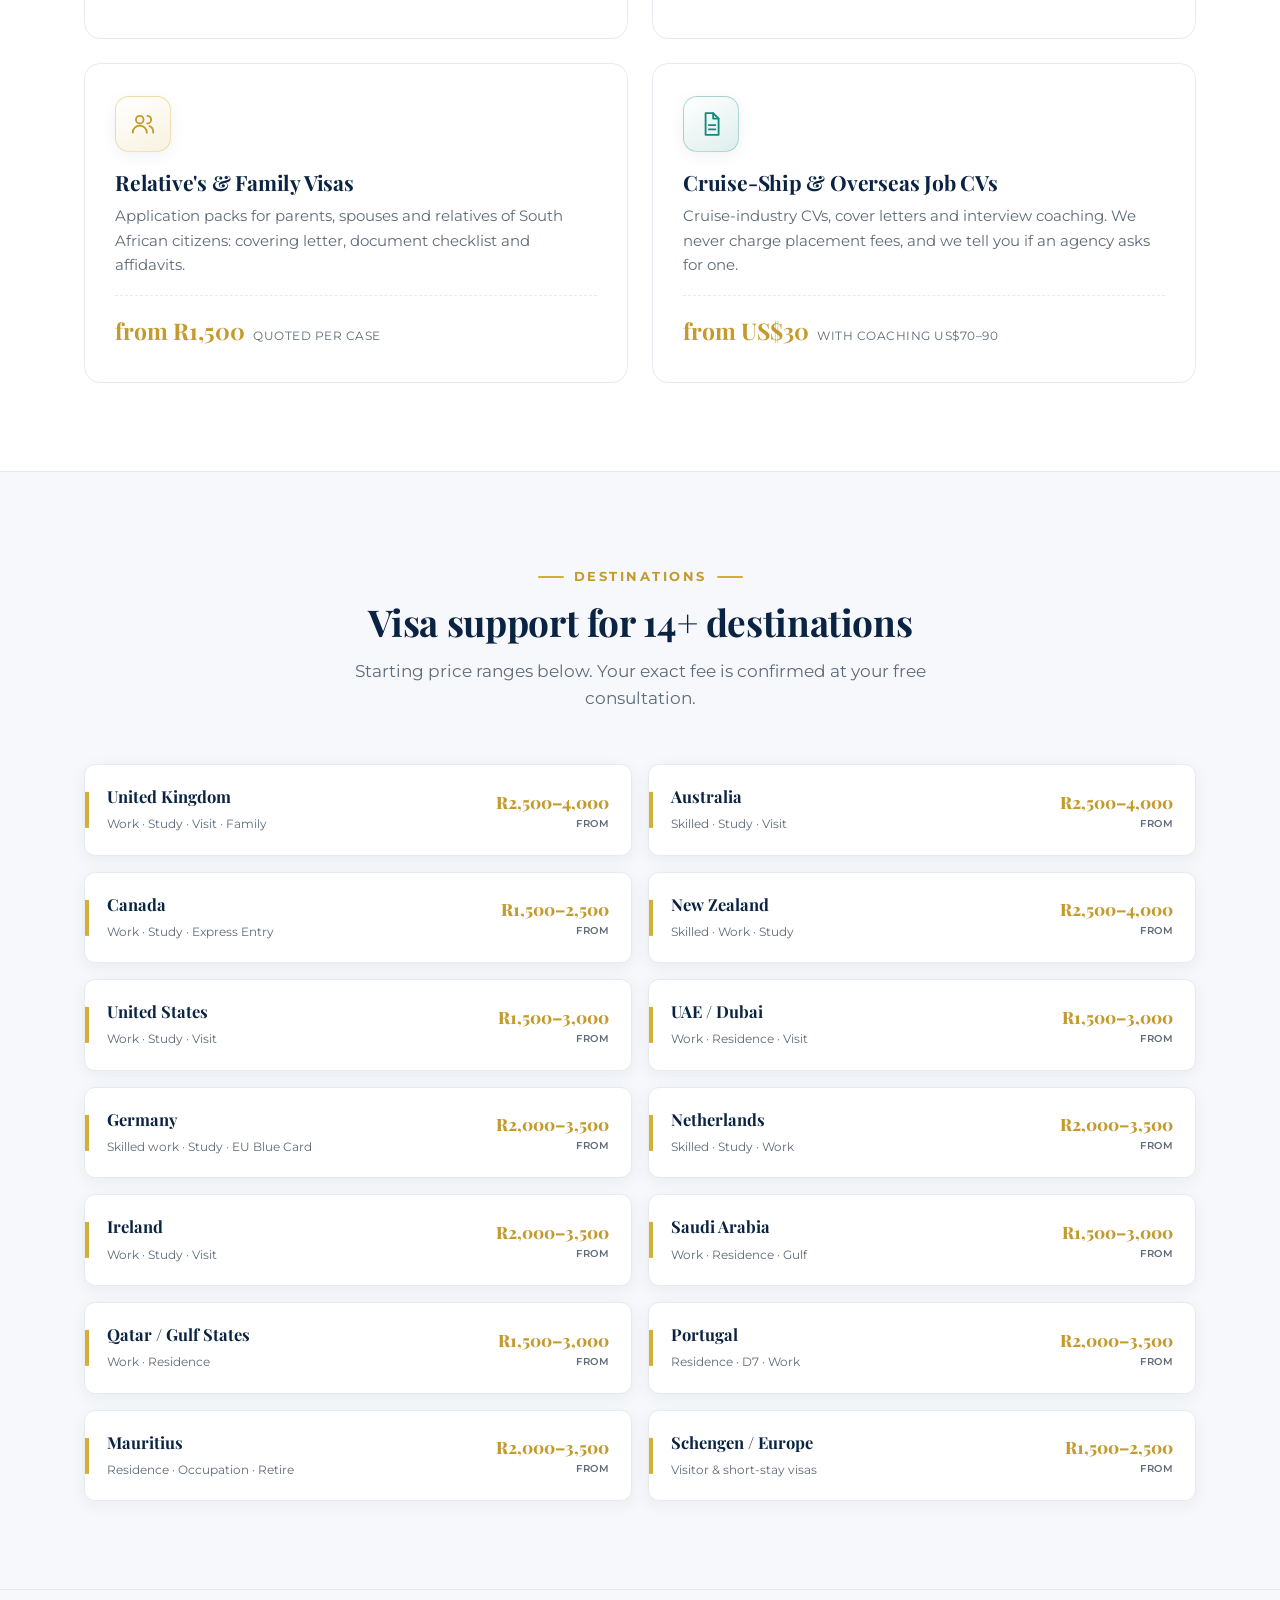
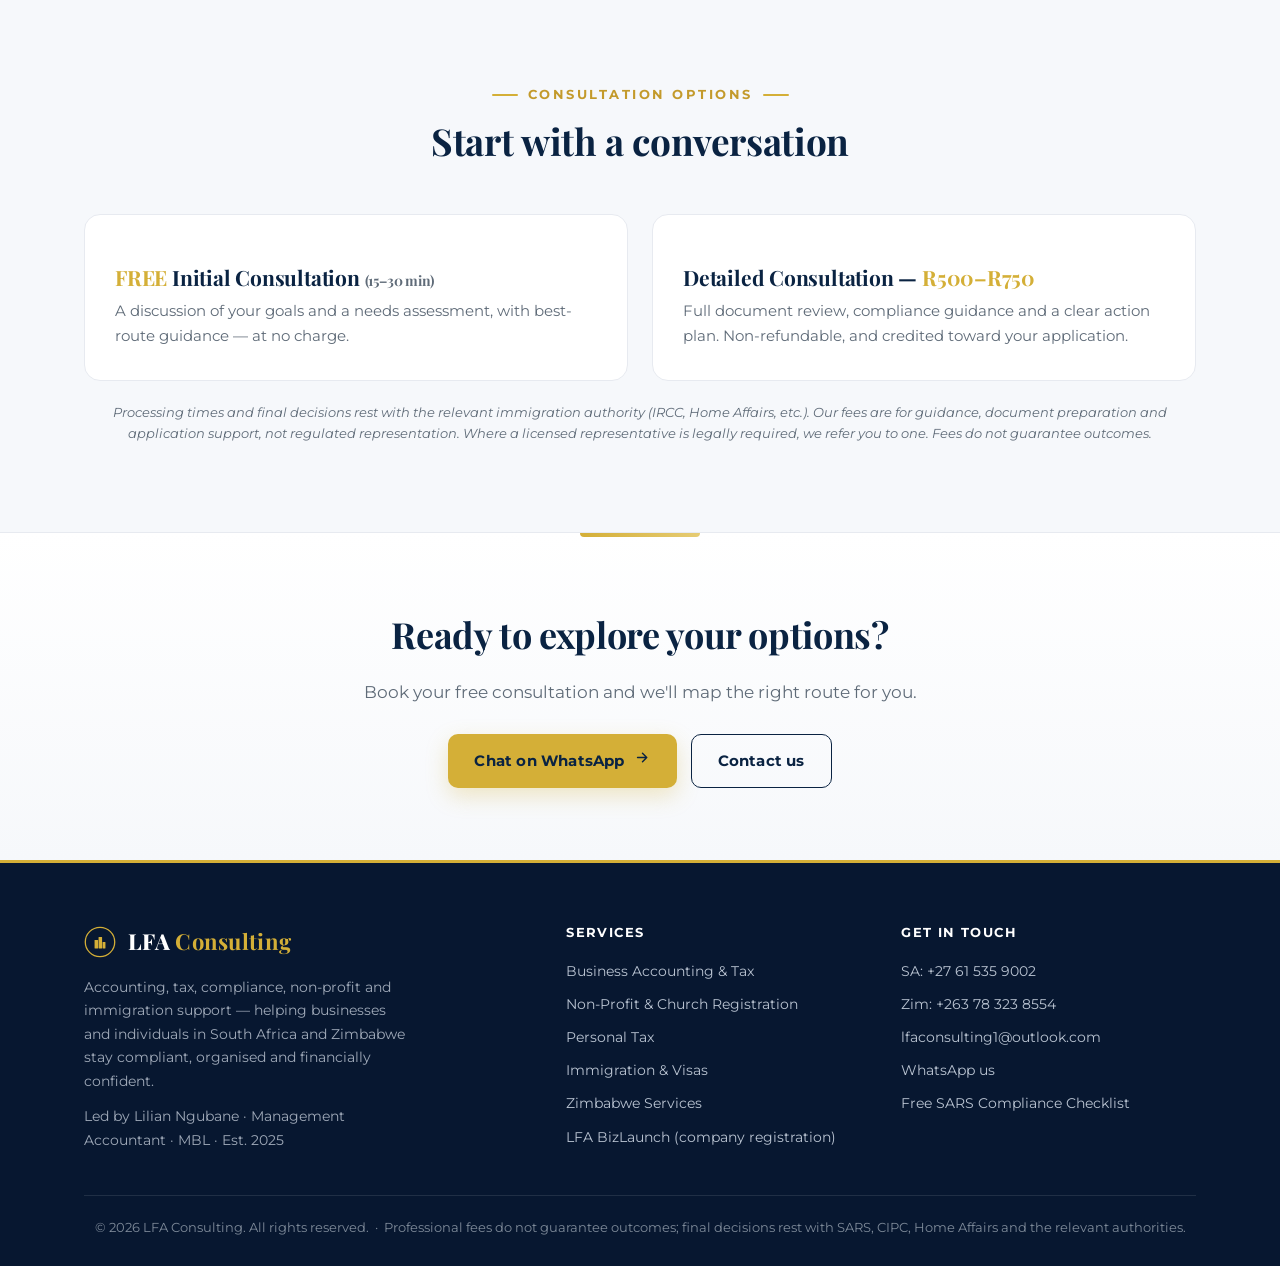
<file: immigration.html>
<!DOCTYPE html>
<html lang="en">
<head>
<meta charset="UTF-8">
<meta name="viewport" content="width=device-width, initial-scale=1.0">
<title>Immigration &amp; Visa Support for 14 Destinations — LFA Consulting</title>
<meta name="description" content="Visa guidance and application support for the UK, Canada, Australia, USA, UAE, Europe and more, plus SA permits, residence, waivers and relative's visas.">
<meta property="og:title" content="Immigration &amp; Visa Support for 14 Destinations — LFA Consulting">
<meta property="og:description" content="Visa guidance and application support for the UK, Canada, Australia, USA, UAE, Europe and more, plus SA permits, residence, waivers and relative's visas.">
<meta property="og:image" content="https://lfa-consulting.pages.dev/images/lilian.jpg">
<meta property="og:type" content="website">
<meta name="theme-color" content="#0A2342">
<link rel="icon" href="data:image/svg+xml,<svg width='64' height='64' viewBox='0 0 100 100' fill='none'><circle cx='50' cy='50' r='46' stroke='%23D4AF37' stroke-width='4'/><g fill='%23D4AF37'><rect x='33' y='44' width='11' height='26' rx='1'/><rect x='45.5' y='34' width='11' height='36' rx='1'/><rect x='58' y='50' width='9' height='20' rx='1'/></g></svg>">
<link rel="preconnect" href="https://fonts.googleapis.com">
<link rel="preconnect" href="https://fonts.gstatic.com" crossorigin>
<link href="https://fonts.googleapis.com/css2?family=Playfair+Display:ital,wght@0,600;0,700;0,800;1,600&family=Montserrat:wght@400;500;600;700&display=swap" rel="stylesheet">
<link rel="stylesheet" href="styles.css?v=20261125">
</head>
<body>

<header class="nav">
  <div class="wrap">
    <a class="logo" href="index.html"><svg width="40" height="40" viewBox="0 0 100 100" fill="none"><circle cx="50" cy="50" r="46" stroke="#D4AF37" stroke-width="4"/><g fill="#D4AF37"><rect x="33" y="44" width="11" height="26" rx="1"/><rect x="45.5" y="34" width="11" height="36" rx="1"/><rect x="58" y="50" width="9" height="20" rx="1"/></g></svg><span class="nm">LFA <b>Consulting</b></span></a>
    <nav class="navlinks" id="menu">
      <a href="index.html">Home</a>
      <a href="business.html">Business</a>
      <a href="personal-tax.html">Personal Tax</a>
      <a href="immigration.html" class="active">Immigration</a>
      <a href="work.html">Our Work</a>
      <a href="about.html">About</a>
      <a href="contact.html">Contact</a>
      <a href="contact.html" class="btn">Free Consultation</a>
    </nav>
    <button class="burger" aria-label="Menu">&#9776;</button>
  </div>
</header>


<section class="hero sm">
  <div class="wrap">
    <span class="pill">Immigration &amp; Visa Support</span>
    <h1>Working, studying or moving <span>abroad?</span></h1>
    <p class="lead">Clear guidance, correct documentation and honest support for the world's most sought-after destinations — plus permits and waivers here in South Africa.</p>
    <div class="cta-row"><a href="contact.html" class="btn">Book a free consultation <i data-icon="arrow"></i></a><a href="#destinations" class="btn btn-ghost">See destinations</a></div>
  </div>
</section>

<section>
  <div class="wrap">
    <div class="sec-head reveal"><span class="kicker">Immigration consulting</span><h2>How we help — from first review to final submission</h2><p>Clear starting prices. Your exact scope and fee are confirmed at your free initial consultation.</p></div>
    <div class="cards two">
      <div class="card reveal"><div class="icon-tile"><span class="ic" data-icon="clipboard"></span></div><h3>Basic Compliance Review</h3><p>A comprehensive assessment of your documents and requirements, so you know exactly where you stand.</p><div class="from"><b>from R1,500</b></div></div>
      <div class="card reveal d1"><div class="icon-tile"><span class="ic" data-icon="badgecheck"></span></div><h3>Full Application Support</h3><p>End-to-end assistance with your visa, permit and waiver applications — prepared, checked and submitted.</p><div class="from"><b>from R1,500</b></div></div>
      <div class="card reveal"><div class="icon-tile"><span class="ic" data-icon="home"></span></div><h3>Permanent Residence Permit</h3><p>Guidance and application support for permanent residency, giving your future the stability you're after.</p><div class="from"><b>from R2,000</b></div></div>
      <div class="card reveal d1"><div class="icon-tile"><span class="ic" data-icon="shield"></span></div><h3>Waiver Application</h3><p>Expert assistance with waiver requests and special circumstances, building a strong, well-motivated case.</p><div class="from"><b>from R3,000</b></div></div>
      <div class="card reveal"><div class="icon-tile"><span class="ic" data-icon="users"></span></div><h3>Relative's &amp; Family Visas</h3><p>Application packs for parents, spouses and relatives of South African citizens: covering letter, document checklist and affidavits.</p><div class="from"><b>from R1,500</b><small>Quoted per case</small></div></div>
      <div class="card reveal d1"><div class="icon-tile"><span class="ic" data-icon="file"></span></div><h3>Cruise-Ship &amp; Overseas Job CVs</h3><p>Cruise-industry CVs, cover letters and interview coaching. We never charge placement fees, and we tell you if an agency asks for one.</p><div class="from"><b>from US$30</b><small>With coaching US$70–90</small></div></div>
    </div>
  </div>
</section>

<section class="navy" id="destinations">
  <div class="wrap">
    <div class="sec-head reveal"><span class="kicker">Destinations</span><h2>Visa support for 14+ destinations</h2><p>Starting price ranges below. Your exact fee is confirmed at your free consultation.</p></div>
    <div class="destgrid">
      <div class="dest reveal"><div class="dc"><b>United Kingdom</b><span>Work · Study · Visit · Family</span></div><div class="dp">R2,500–4,000<small>from</small></div></div>
      <div class="dest reveal"><div class="dc"><b>Australia</b><span>Skilled · Study · Visit</span></div><div class="dp">R2,500–4,000<small>from</small></div></div>
      <div class="dest reveal"><div class="dc"><b>Canada</b><span>Work · Study · Express Entry</span></div><div class="dp">R1,500–2,500<small>from</small></div></div>
      <div class="dest reveal"><div class="dc"><b>New Zealand</b><span>Skilled · Work · Study</span></div><div class="dp">R2,500–4,000<small>from</small></div></div>
      <div class="dest reveal"><div class="dc"><b>United States</b><span>Work · Study · Visit</span></div><div class="dp">R1,500–3,000<small>from</small></div></div>
      <div class="dest reveal"><div class="dc"><b>UAE / Dubai</b><span>Work · Residence · Visit</span></div><div class="dp">R1,500–3,000<small>from</small></div></div>
      <div class="dest reveal"><div class="dc"><b>Germany</b><span>Skilled work · Study · EU Blue Card</span></div><div class="dp">R2,000–3,500<small>from</small></div></div>
      <div class="dest reveal"><div class="dc"><b>Netherlands</b><span>Skilled · Study · Work</span></div><div class="dp">R2,000–3,500<small>from</small></div></div>
      <div class="dest reveal"><div class="dc"><b>Ireland</b><span>Work · Study · Visit</span></div><div class="dp">R2,000–3,500<small>from</small></div></div>
      <div class="dest reveal"><div class="dc"><b>Saudi Arabia</b><span>Work · Residence · Gulf</span></div><div class="dp">R1,500–3,000<small>from</small></div></div>
      <div class="dest reveal"><div class="dc"><b>Qatar / Gulf States</b><span>Work · Residence</span></div><div class="dp">R1,500–3,000<small>from</small></div></div>
      <div class="dest reveal"><div class="dc"><b>Portugal</b><span>Residence · D7 · Work</span></div><div class="dp">R2,000–3,500<small>from</small></div></div>
      <div class="dest reveal"><div class="dc"><b>Mauritius</b><span>Residence · Occupation · Retire</span></div><div class="dp">R2,000–3,500<small>from</small></div></div>
      <div class="dest reveal"><div class="dc"><b>Schengen / Europe</b><span>Visitor &amp; short-stay visas</span></div><div class="dp">R1,500–2,500<small>from</small></div></div>
    </div>
  </div>
</section>

<section class="alt">
  <div class="wrap">
    <div class="sec-head reveal"><span class="kicker">Consultation options</span><h2>Start with a conversation</h2></div>
    <div class="cards two">
      <div class="card reveal"><h3><span class="gold">FREE</span> Initial Consultation <span style="font-size:14px;color:var(--muted)">(15–30 min)</span></h3><p>A discussion of your goals and a needs assessment, with best-route guidance — at no charge.</p></div>
      <div class="card reveal d1"><h3>Detailed Consultation — <span class="gold">R500–R750</span></h3><p>Full document review, compliance guidance and a clear action plan. Non-refundable, and credited toward your application.</p></div>
    </div>
    <p class="disclaimer center">Processing times and final decisions rest with the relevant immigration authority (IRCC, Home Affairs, etc.). Our fees are for guidance, document preparation and application support, not regulated representation. Where a licensed representative is legally required, we refer you to one. Fees do not guarantee outcomes.</p>
  </div>
</section>

<section class="ctaband"><div class="wrap reveal"><h2>Ready to explore your options?</h2><p>Book your free consultation and we'll map the right route for you.</p>
  <div class="cta-row"><a href="https://wa.me/27615359002?text=Hi%20LFA%2C%20I%27d%20like%20help%20with%20a%20visa%2Fimmigration%20enquiry." class="btn">Chat on WhatsApp <i data-icon="arrow"></i></a><a href="contact.html" class="btn btn-ghost">Contact us</a></div></div></section>


<footer>
  <div class="wrap">
    <div class="fgrid">
      <div class="fabout">
        <a class="logo" href="index.html"><svg width="32" height="32" viewBox="0 0 100 100" fill="none"><circle cx="50" cy="50" r="46" stroke="#D4AF37" stroke-width="4"/><g fill="#D4AF37"><rect x="33" y="44" width="11" height="26" rx="1"/><rect x="45.5" y="34" width="11" height="36" rx="1"/><rect x="58" y="50" width="9" height="20" rx="1"/></g></svg><span class="nm">LFA <b>Consulting</b></span></a>
        <p>Accounting, tax, compliance, non-profit and immigration support — helping businesses and individuals in South Africa and Zimbabwe stay compliant, organised and financially confident.</p>
        <p style="margin-top:12px">Led by Lilian Ngubane · Management Accountant · MBL · Est. 2025</p>
      </div>
      <div>
        <h4>Services</h4>
        <a href="business.html">Business Accounting &amp; Tax</a>
        <a href="business.html#nonprofit">Non-Profit &amp; Church Registration</a>
        <a href="personal-tax.html">Personal Tax</a>
        <a href="immigration.html">Immigration &amp; Visas</a>
        <a href="business.html#zimbabwe">Zimbabwe Services</a>
        <a href="https://lfa-bizlaunch.pages.dev" target="_blank" rel="noopener">LFA BizLaunch (company registration)</a>
      </div>
      <div>
        <h4>Get in touch</h4>
        <a href="tel:+27615359002">SA: +27 61 535 9002</a>
        <a href="tel:+263783238554">Zim: +263 78 323 8554</a>
        <a href="mailto:lfaconsulting1@outlook.com">lfaconsulting1@outlook.com</a>
        <a href="https://wa.me/27615359002?text=Hi%20LFA%20Consulting%2C%20I%27d%20like%20a%20free%20consultation.">WhatsApp us</a>
        <a href="downloads/LFA-SARS-Compliance-Checklist.pdf" download>Free SARS Compliance Checklist</a>
      </div>
    </div>
    <div class="fbottom">© <span id="yr"></span> LFA Consulting. All rights reserved. &nbsp;·&nbsp; Professional fees do not guarantee outcomes; final decisions rest with SARS, CIPC, Home Affairs and the relevant authorities.</div>
  </div>
</footer>

<a class="wa" href="https://wa.me/27615359002?text=Hi%20LFA%20Consulting%2C%20I%27d%20like%20a%20free%20consultation." title="Chat on WhatsApp" aria-label="Chat on WhatsApp" data-icon="whatsapp"></a>
<script src="main.js?v=20261125"></script>
</body>
</html>
</file>
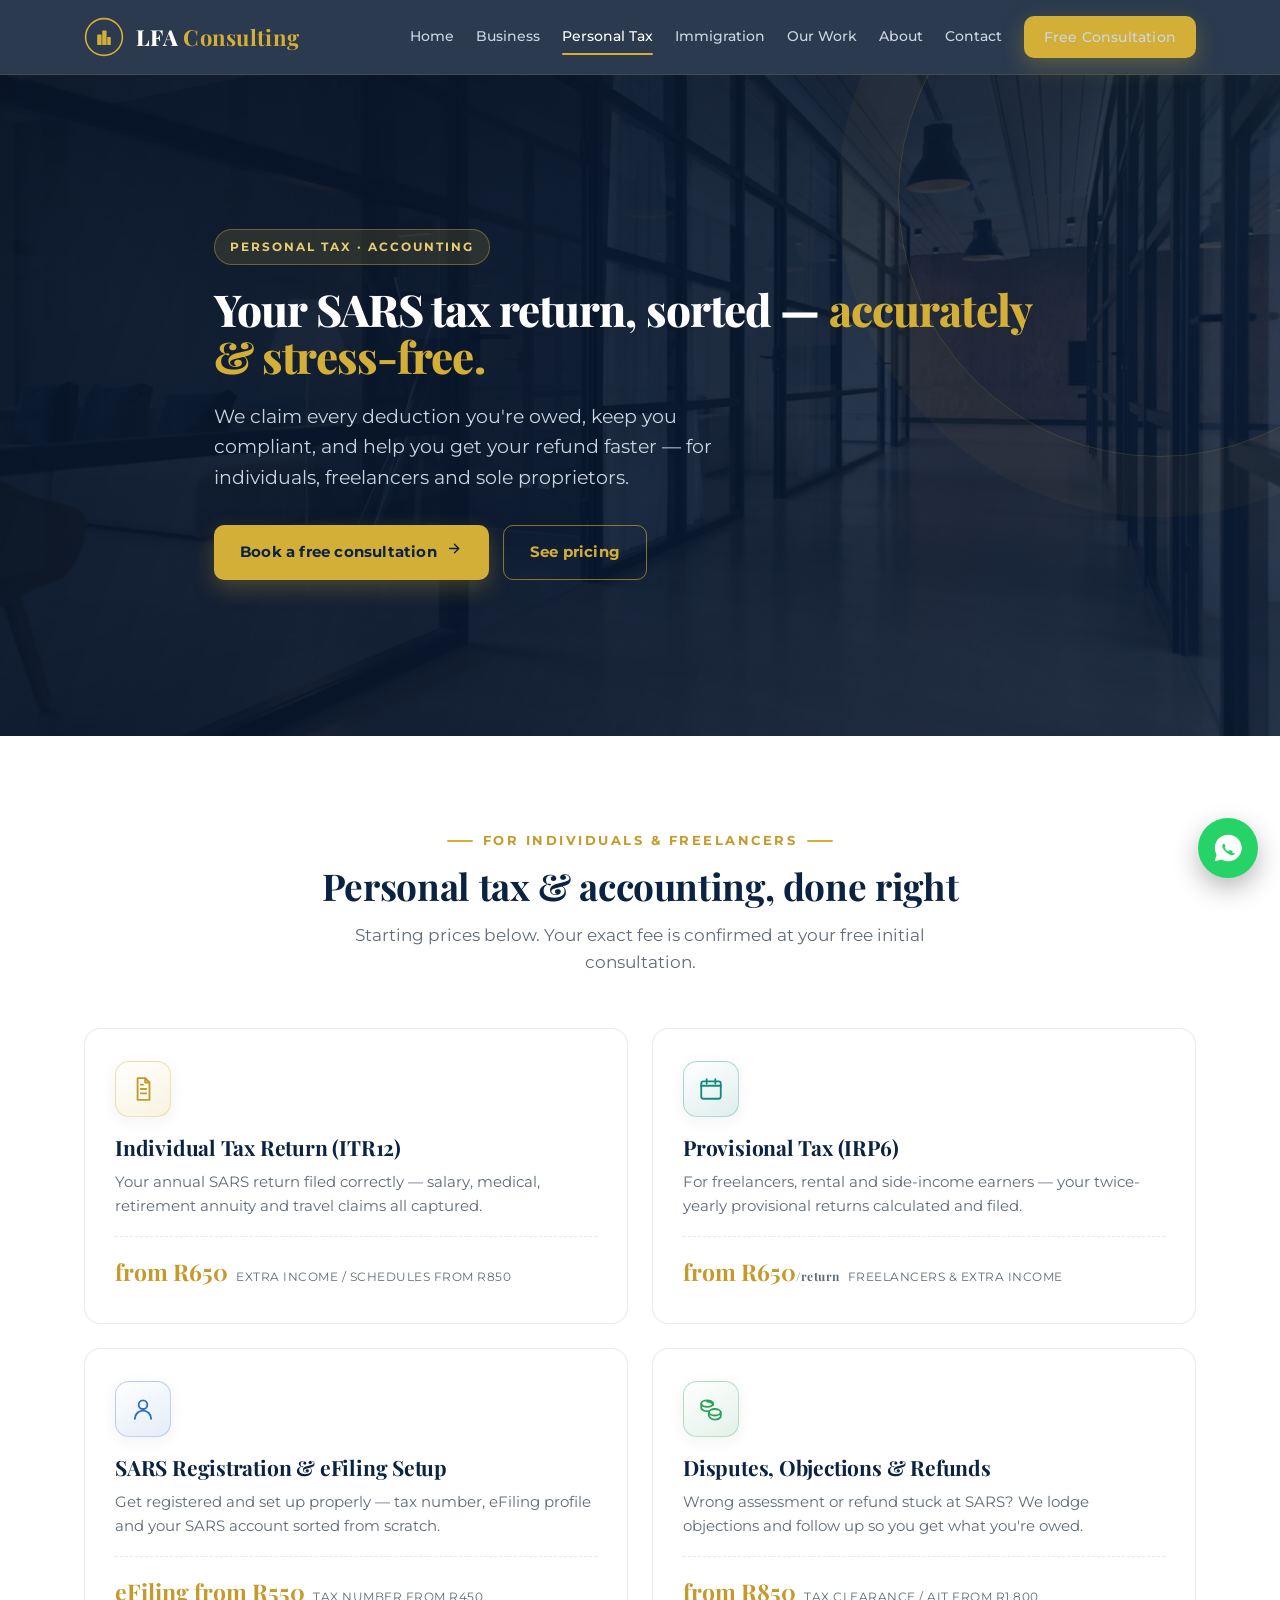
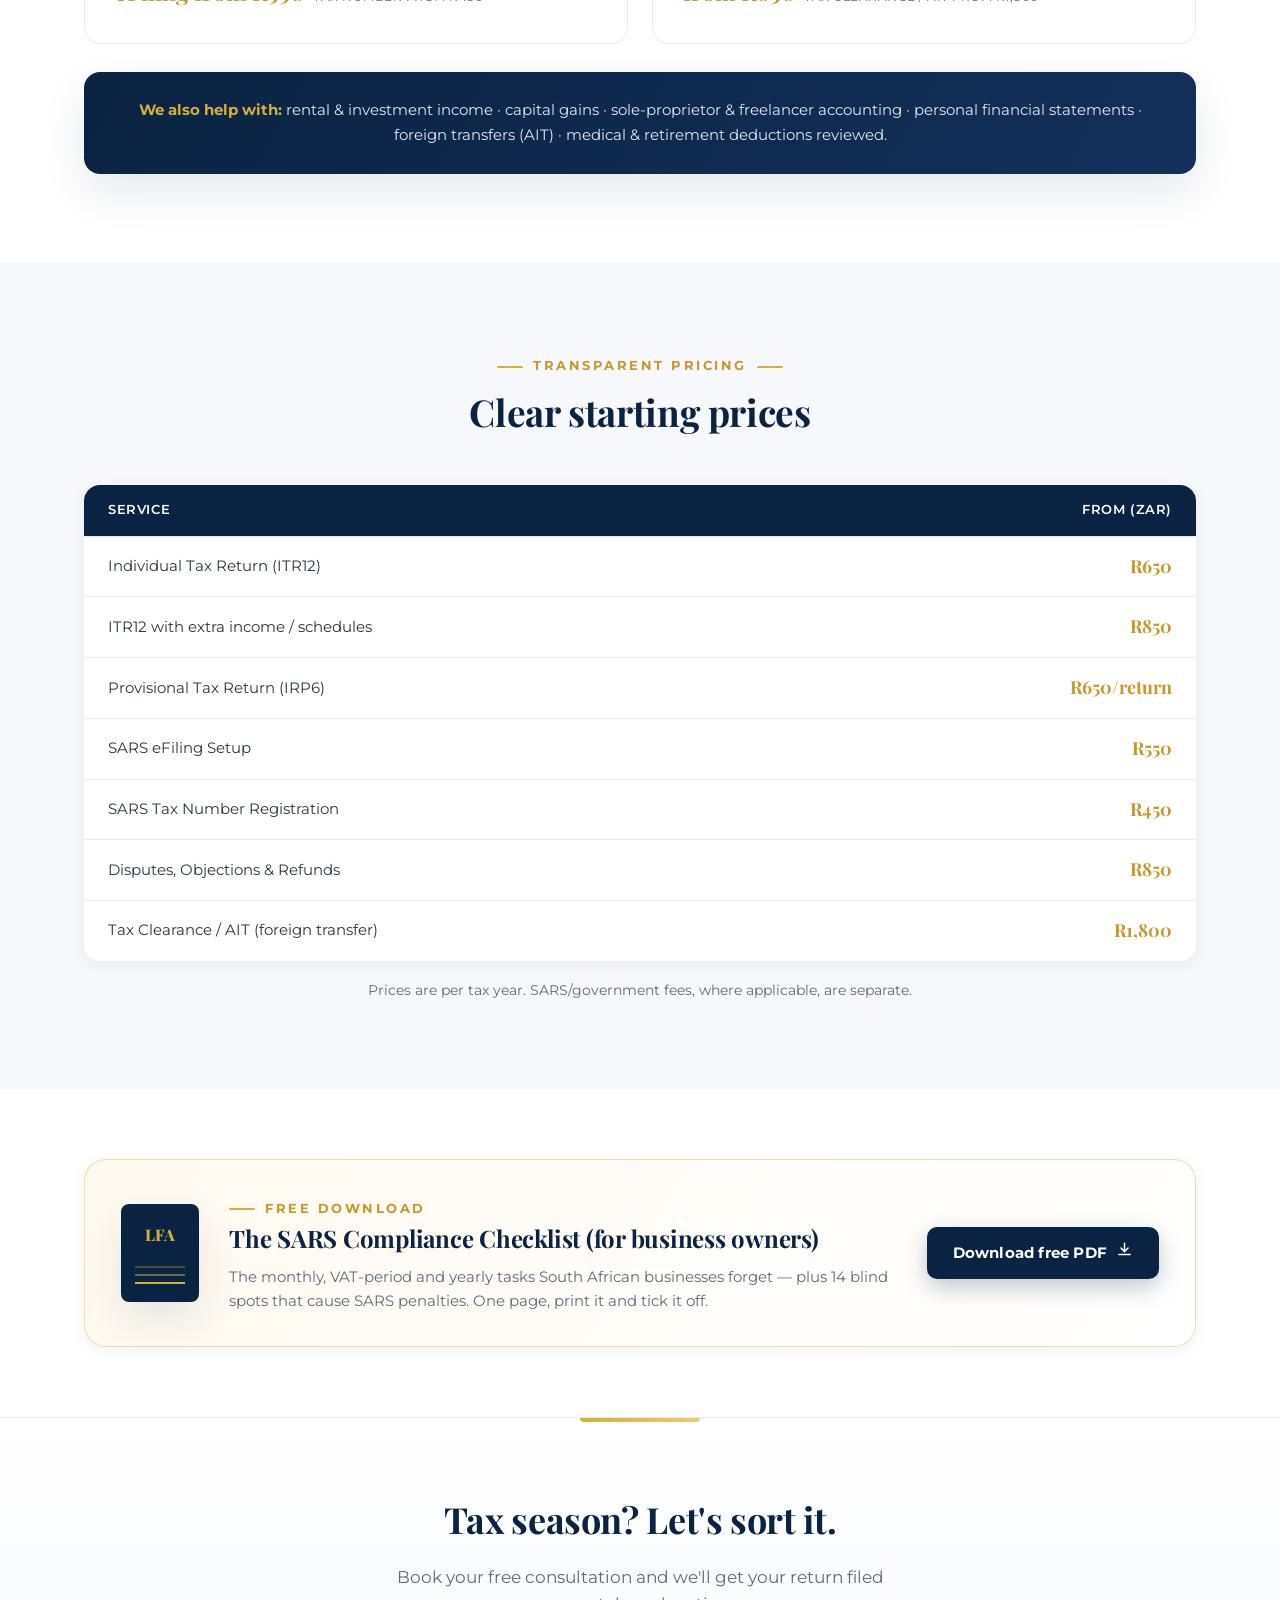
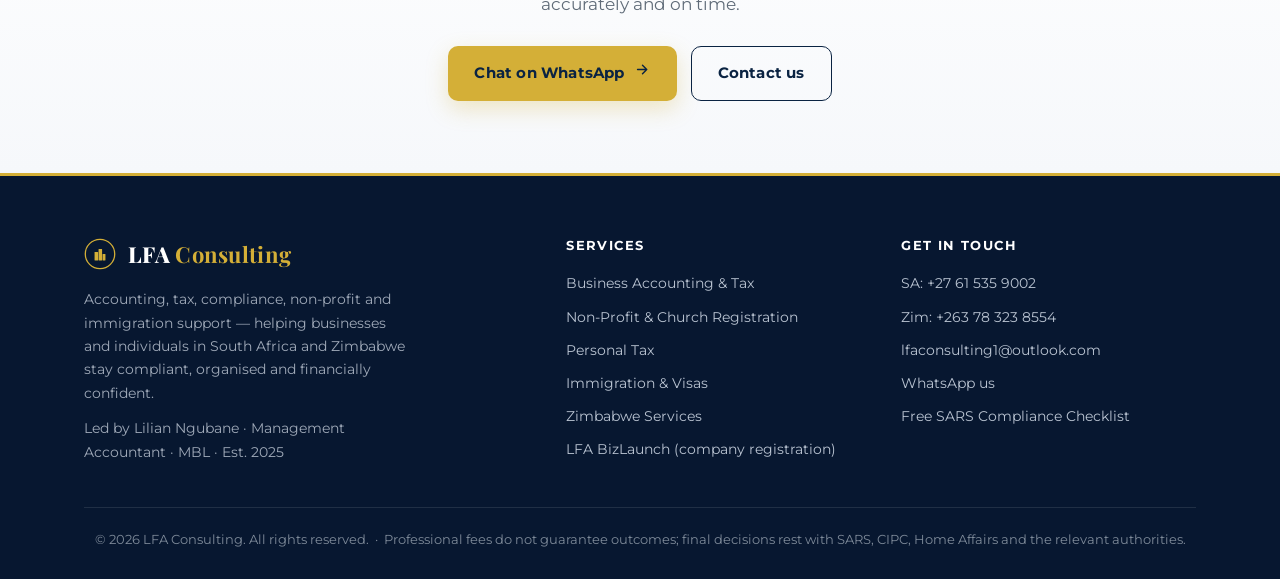
<file: personal-tax.html>
<!DOCTYPE html>
<html lang="en">
<head>
<meta charset="UTF-8">
<meta name="viewport" content="width=device-width, initial-scale=1.0">
<title>Personal Tax Returns (ITR12), Provisional Tax &amp; Refunds — LFA Consulting</title>
<meta name="description" content="Individual SARS tax returns from R650, provisional tax, eFiling set-up, objections, refunds and tax clearance for foreign transfers.">
<meta property="og:title" content="Personal Tax Returns (ITR12), Provisional Tax &amp; Refunds — LFA Consulting">
<meta property="og:description" content="Individual SARS tax returns from R650, provisional tax, eFiling set-up, objections, refunds and tax clearance for foreign transfers.">
<meta property="og:image" content="https://lfa-consulting.pages.dev/images/lilian.jpg">
<meta property="og:type" content="website">
<meta name="theme-color" content="#0A2342">
<link rel="icon" href="data:image/svg+xml,<svg width='64' height='64' viewBox='0 0 100 100' fill='none'><circle cx='50' cy='50' r='46' stroke='%23D4AF37' stroke-width='4'/><g fill='%23D4AF37'><rect x='33' y='44' width='11' height='26' rx='1'/><rect x='45.5' y='34' width='11' height='36' rx='1'/><rect x='58' y='50' width='9' height='20' rx='1'/></g></svg>">
<link rel="preconnect" href="https://fonts.googleapis.com">
<link rel="preconnect" href="https://fonts.gstatic.com" crossorigin>
<link href="https://fonts.googleapis.com/css2?family=Playfair+Display:ital,wght@0,600;0,700;0,800;1,600&family=Montserrat:wght@400;500;600;700&display=swap" rel="stylesheet">
<link rel="stylesheet" href="styles.css?v=20261125">
</head>
<body>

<header class="nav">
  <div class="wrap">
    <a class="logo" href="index.html"><svg width="40" height="40" viewBox="0 0 100 100" fill="none"><circle cx="50" cy="50" r="46" stroke="#D4AF37" stroke-width="4"/><g fill="#D4AF37"><rect x="33" y="44" width="11" height="26" rx="1"/><rect x="45.5" y="34" width="11" height="36" rx="1"/><rect x="58" y="50" width="9" height="20" rx="1"/></g></svg><span class="nm">LFA <b>Consulting</b></span></a>
    <nav class="navlinks" id="menu">
      <a href="index.html">Home</a>
      <a href="business.html">Business</a>
      <a href="personal-tax.html" class="active">Personal Tax</a>
      <a href="immigration.html">Immigration</a>
      <a href="work.html">Our Work</a>
      <a href="about.html">About</a>
      <a href="contact.html">Contact</a>
      <a href="contact.html" class="btn">Free Consultation</a>
    </nav>
    <button class="burger" aria-label="Menu">&#9776;</button>
  </div>
</header>


<section class="hero sm">
  <div class="wrap">
    <span class="pill">Personal Tax · Accounting</span>
    <h1>Your SARS tax return, sorted — <span>accurately &amp; stress-free.</span></h1>
    <p class="lead">We claim every deduction you're owed, keep you compliant, and help you get your refund faster — for individuals, freelancers and sole proprietors.</p>
    <div class="cta-row"><a href="contact.html" class="btn">Book a free consultation <i data-icon="arrow"></i></a><a href="#pricing" class="btn btn-ghost">See pricing</a></div>
  </div>
</section>

<section>
  <div class="wrap">
    <div class="sec-head reveal"><span class="kicker">For individuals &amp; freelancers</span><h2>Personal tax &amp; accounting, done right</h2><p>Starting prices below. Your exact fee is confirmed at your free initial consultation.</p></div>
    <div class="cards two">
      <div class="card reveal"><div class="icon-tile"><span class="ic" data-icon="receipt"></span></div><h3>Individual Tax Return (ITR12)</h3><p>Your annual SARS return filed correctly — salary, medical, retirement annuity and travel claims all captured.</p><div class="from"><b>from R650</b><small>Extra income / schedules from R850</small></div></div>
      <div class="card reveal d1"><div class="icon-tile"><span class="ic" data-icon="calendar"></span></div><h3>Provisional Tax (IRP6)</h3><p>For freelancers, rental and side-income earners — your twice-yearly provisional returns calculated and filed.</p><div class="from"><b>from R650<small style="text-transform:none">/return</small></b><small>Freelancers &amp; extra income</small></div></div>
      <div class="card reveal"><div class="icon-tile"><span class="ic" data-icon="user"></span></div><h3>SARS Registration &amp; eFiling Setup</h3><p>Get registered and set up properly — tax number, eFiling profile and your SARS account sorted from scratch.</p><div class="from"><b>eFiling from R550</b><small>Tax number from R450</small></div></div>
      <div class="card reveal d1"><div class="icon-tile"><span class="ic" data-icon="coins"></span></div><h3>Disputes, Objections &amp; Refunds</h3><p>Wrong assessment or refund stuck at SARS? We lodge objections and follow up so you get what you're owed.</p><div class="from"><b>from R850</b><small>Tax clearance / AIT from R1,800</small></div></div>
    </div>
    <div class="alsobar reveal"><b>We also help with:</b> rental &amp; investment income · capital gains · sole-proprietor &amp; freelancer accounting · personal financial statements · foreign transfers (AIT) · medical &amp; retirement deductions reviewed.</div>
  </div>
</section>

<section class="alt" id="pricing">
  <div class="wrap">
    <div class="sec-head reveal"><span class="kicker">Transparent pricing</span><h2>Clear starting prices</h2></div>
    <div class="tablewrap reveal"><table class="ptable">
      <tr><th>Service</th><th style="text-align:right">From (ZAR)</th></tr>
      <tr><td>Individual Tax Return (ITR12)</td><td class="price">R650</td></tr>
      <tr><td>ITR12 with extra income / schedules</td><td class="price">R850</td></tr>
      <tr><td>Provisional Tax Return (IRP6)</td><td class="price">R650/return</td></tr>
      <tr><td>SARS eFiling Setup</td><td class="price">R550</td></tr>
      <tr><td>SARS Tax Number Registration</td><td class="price">R450</td></tr>
      <tr><td>Disputes, Objections &amp; Refunds</td><td class="price">R850</td></tr>
      <tr><td>Tax Clearance / AIT (foreign transfer)</td><td class="price">R1,800</td></tr>
    </table></div>
    <p class="center" style="color:var(--muted);font-size:13.5px;margin-top:18px">Prices are per tax year. SARS/government fees, where applicable, are separate.</p>
  </div>
</section>


<section style="padding:70px 0">
  <div class="wrap">
    <div class="resource reveal">
      <div class="doc">LFA</div>
      <div><span class="kicker">Free download</span><h3>The SARS Compliance Checklist (for business owners)</h3>
        <p>The monthly, VAT-period and yearly tasks South African businesses forget — plus 14 blind spots that cause SARS penalties. One page, print it and tick it off.</p></div>
      <a class="btn btn-navy" href="downloads/LFA-SARS-Compliance-Checklist.pdf" download>Download free PDF <i data-icon="download"></i></a>
    </div>
  </div>
</section>
<section class="ctaband"><div class="wrap reveal"><h2>Tax season? Let's sort it.</h2><p>Book your free consultation and we'll get your return filed accurately and on time.</p>
  <div class="cta-row"><a href="https://wa.me/27615359002?text=Hi%20LFA%2C%20I%20need%20help%20with%20my%20personal%20tax%20return." class="btn">Chat on WhatsApp <i data-icon="arrow"></i></a><a href="contact.html" class="btn btn-ghost">Contact us</a></div></div></section>


<footer>
  <div class="wrap">
    <div class="fgrid">
      <div class="fabout">
        <a class="logo" href="index.html"><svg width="32" height="32" viewBox="0 0 100 100" fill="none"><circle cx="50" cy="50" r="46" stroke="#D4AF37" stroke-width="4"/><g fill="#D4AF37"><rect x="33" y="44" width="11" height="26" rx="1"/><rect x="45.5" y="34" width="11" height="36" rx="1"/><rect x="58" y="50" width="9" height="20" rx="1"/></g></svg><span class="nm">LFA <b>Consulting</b></span></a>
        <p>Accounting, tax, compliance, non-profit and immigration support — helping businesses and individuals in South Africa and Zimbabwe stay compliant, organised and financially confident.</p>
        <p style="margin-top:12px">Led by Lilian Ngubane · Management Accountant · MBL · Est. 2025</p>
      </div>
      <div>
        <h4>Services</h4>
        <a href="business.html">Business Accounting &amp; Tax</a>
        <a href="business.html#nonprofit">Non-Profit &amp; Church Registration</a>
        <a href="personal-tax.html">Personal Tax</a>
        <a href="immigration.html">Immigration &amp; Visas</a>
        <a href="business.html#zimbabwe">Zimbabwe Services</a>
        <a href="https://lfa-bizlaunch.pages.dev" target="_blank" rel="noopener">LFA BizLaunch (company registration)</a>
      </div>
      <div>
        <h4>Get in touch</h4>
        <a href="tel:+27615359002">SA: +27 61 535 9002</a>
        <a href="tel:+263783238554">Zim: +263 78 323 8554</a>
        <a href="mailto:lfaconsulting1@outlook.com">lfaconsulting1@outlook.com</a>
        <a href="https://wa.me/27615359002?text=Hi%20LFA%20Consulting%2C%20I%27d%20like%20a%20free%20consultation.">WhatsApp us</a>
        <a href="downloads/LFA-SARS-Compliance-Checklist.pdf" download>Free SARS Compliance Checklist</a>
      </div>
    </div>
    <div class="fbottom">© <span id="yr"></span> LFA Consulting. All rights reserved. &nbsp;·&nbsp; Professional fees do not guarantee outcomes; final decisions rest with SARS, CIPC, Home Affairs and the relevant authorities.</div>
  </div>
</footer>

<a class="wa" href="https://wa.me/27615359002?text=Hi%20LFA%20Consulting%2C%20I%27d%20like%20a%20free%20consultation." title="Chat on WhatsApp" aria-label="Chat on WhatsApp" data-icon="whatsapp"></a>
<script src="main.js?v=20261125"></script>
</body>
</html>
</file>
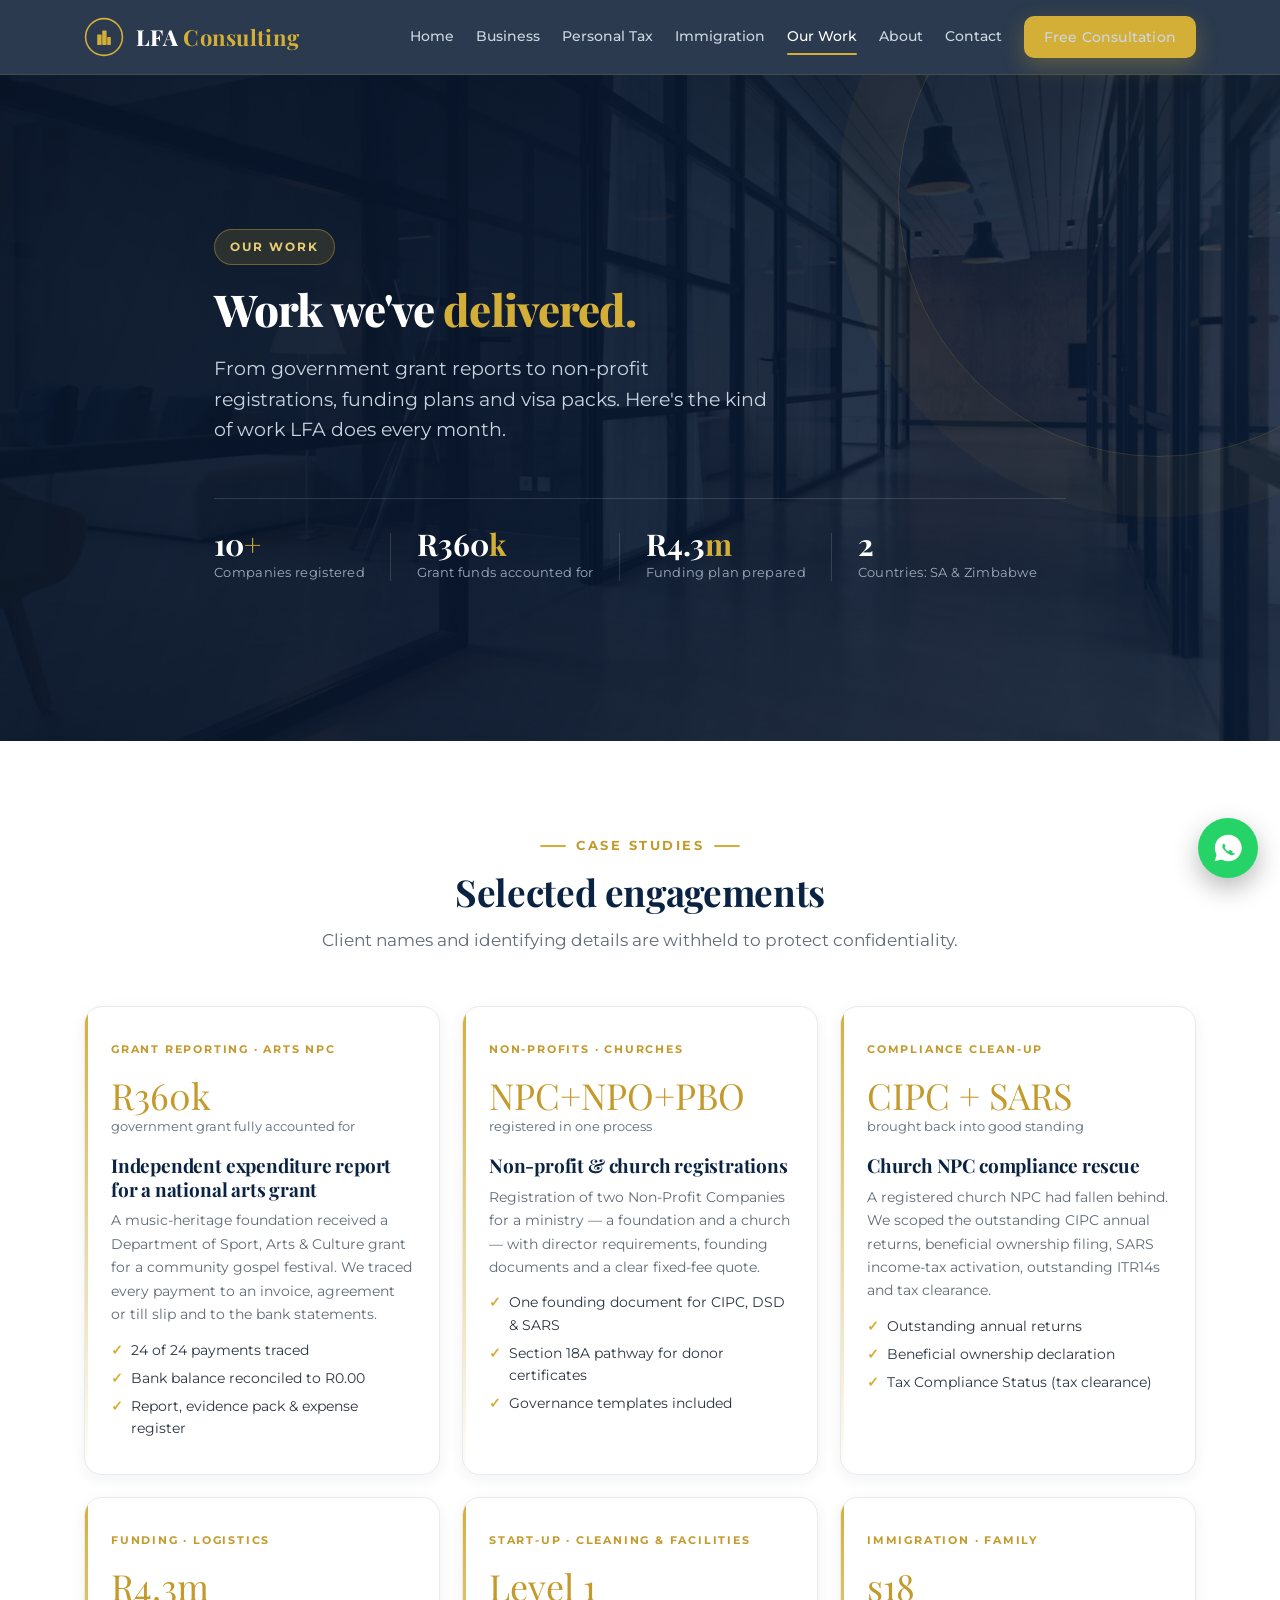
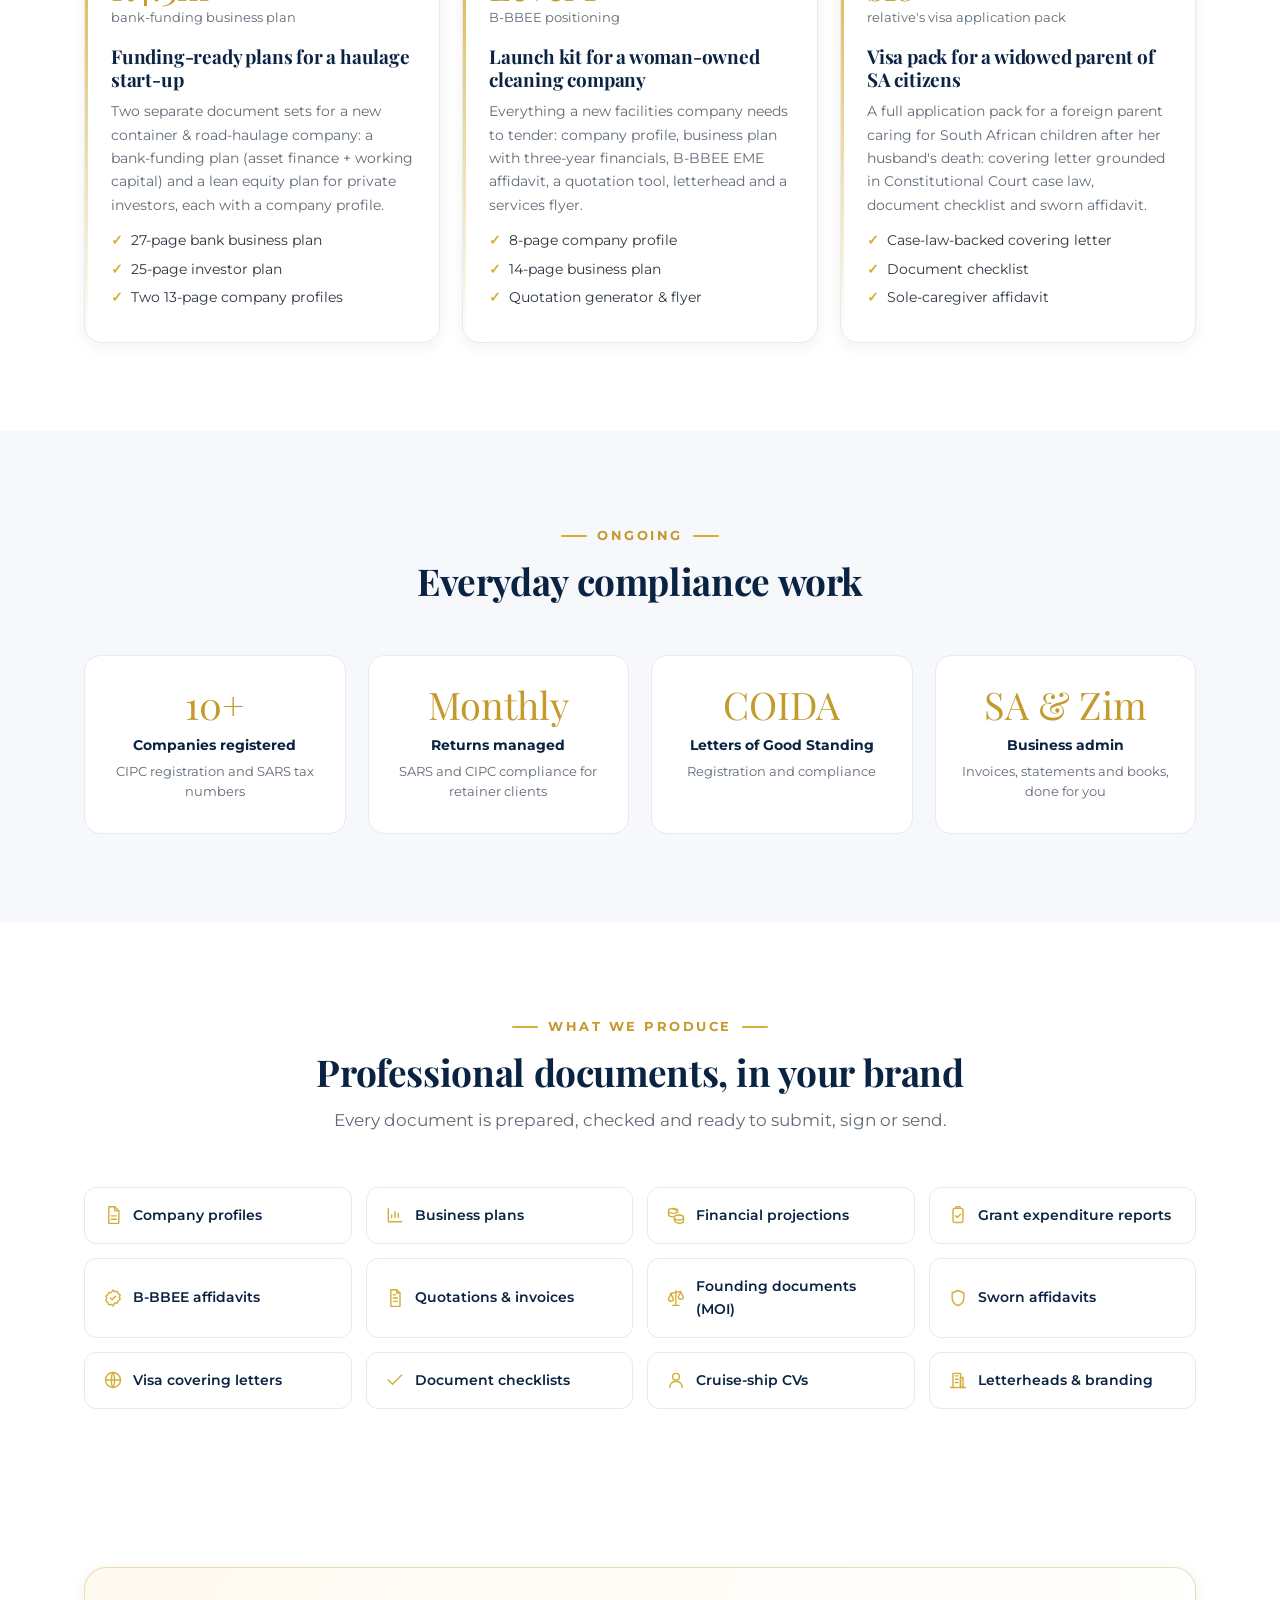
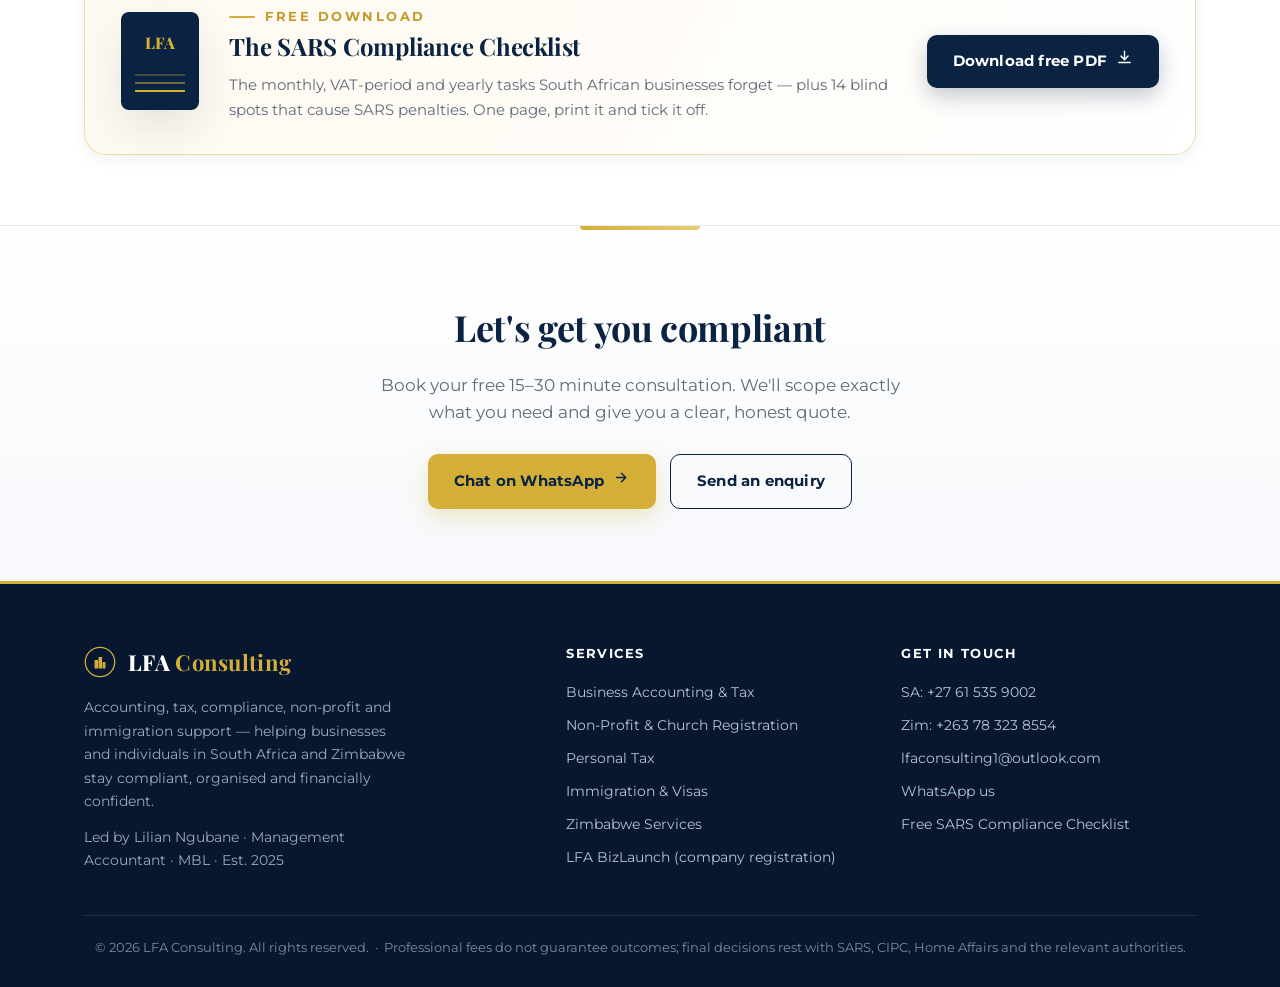
<file: work.html>
<!DOCTYPE html>
<html lang="en">
<head>
<meta charset="UTF-8">
<meta name="viewport" content="width=device-width, initial-scale=1.0">
<title>Our Work — LFA Consulting</title>
<meta name="description" content="Case studies from LFA Consulting: grant expenditure reports, non-profit registrations, funding business plans, compliance clean-ups and visa application packs.">
<meta property="og:title" content="Our Work — LFA Consulting">
<meta property="og:description" content="Case studies from LFA Consulting: grant expenditure reports, non-profit registrations, funding business plans, compliance clean-ups and visa application packs.">
<meta property="og:image" content="https://lfa-consulting.pages.dev/images/lilian.jpg">
<meta property="og:type" content="website">
<meta name="theme-color" content="#0A2342">
<link rel="icon" href="data:image/svg+xml,<svg width='64' height='64' viewBox='0 0 100 100' fill='none'><circle cx='50' cy='50' r='46' stroke='%23D4AF37' stroke-width='4'/><g fill='%23D4AF37'><rect x='33' y='44' width='11' height='26' rx='1'/><rect x='45.5' y='34' width='11' height='36' rx='1'/><rect x='58' y='50' width='9' height='20' rx='1'/></g></svg>">
<link rel="preconnect" href="https://fonts.googleapis.com">
<link rel="preconnect" href="https://fonts.gstatic.com" crossorigin>
<link href="https://fonts.googleapis.com/css2?family=Playfair+Display:ital,wght@0,600;0,700;0,800;1,600&family=Montserrat:wght@400;500;600;700&display=swap" rel="stylesheet">
<link rel="stylesheet" href="styles.css?v=20261125">
</head>
<body>

<header class="nav">
  <div class="wrap">
    <a class="logo" href="index.html"><svg width="40" height="40" viewBox="0 0 100 100" fill="none"><circle cx="50" cy="50" r="46" stroke="#D4AF37" stroke-width="4"/><g fill="#D4AF37"><rect x="33" y="44" width="11" height="26" rx="1"/><rect x="45.5" y="34" width="11" height="36" rx="1"/><rect x="58" y="50" width="9" height="20" rx="1"/></g></svg><span class="nm">LFA <b>Consulting</b></span></a>
    <nav class="navlinks" id="menu">
      <a href="index.html">Home</a>
      <a href="business.html">Business</a>
      <a href="personal-tax.html">Personal Tax</a>
      <a href="immigration.html">Immigration</a>
      <a href="work.html" class="active">Our Work</a>
      <a href="about.html">About</a>
      <a href="contact.html">Contact</a>
      <a href="contact.html" class="btn">Free Consultation</a>
    </nav>
    <button class="burger" aria-label="Menu">&#9776;</button>
  </div>
</header>

<section class="hero sm">
  <div class="wrap">
    <span class="pill">Our work</span>
    <h1>Work we've <span>delivered.</span></h1>
    <p class="lead">From government grant reports to non-profit registrations, funding plans and visa packs. Here's the kind of work LFA does every month.</p>
    <div class="trust">
      <div class="t"><b>10<em>+</em></b><span>Companies registered</span></div>
      <div class="t"><b>R360<em>k</em></b><span>Grant funds accounted for</span></div>
      <div class="t"><b>R4.3<em>m</em></b><span>Funding plan prepared</span></div>
      <div class="t"><b>2</b><span>Countries: SA &amp; Zimbabwe</span></div>
    </div>
  </div>
</section>

<section class="light-cases">
  <div class="wrap">
    <div class="sec-head reveal"><span class="kicker">Case studies</span><h2>Selected engagements</h2>
      <p>Client names and identifying details are withheld to protect confidentiality.</p></div>
    <div class="cases">
      <div class="case reveal d0"><span class="tag">Grant reporting · Arts NPC</span><div class="metric">R360k</div><div class="mlbl">government grant fully accounted for</div><h3>Independent expenditure report for a national arts grant</h3><p>A music-heritage foundation received a Department of Sport, Arts &amp; Culture grant for a community gospel festival. We traced every payment to an invoice, agreement or till slip and to the bank statements.</p><ul><li>24 of 24 payments traced</li><li>Bank balance reconciled to R0.00</li><li>Report, evidence pack &amp; expense register</li></ul></div><div class="case reveal d1"><span class="tag">Non-profits · Churches</span><div class="metric">NPC+NPO+PBO</div><div class="mlbl">registered in one process</div><h3>Non-profit &amp; church registrations</h3><p>Registration of two Non-Profit Companies for a ministry — a foundation and a church — with director requirements, founding documents and a clear fixed-fee quote.</p><ul><li>One founding document for CIPC, DSD &amp; SARS</li><li>Section 18A pathway for donor certificates</li><li>Governance templates included</li></ul></div><div class="case reveal d2"><span class="tag">Compliance clean-up</span><div class="metric">CIPC + SARS</div><div class="mlbl">brought back into good standing</div><h3>Church NPC compliance rescue</h3><p>A registered church NPC had fallen behind. We scoped the outstanding CIPC annual returns, beneficial ownership filing, SARS income-tax activation, outstanding ITR14s and tax clearance.</p><ul><li>Outstanding annual returns</li><li>Beneficial ownership declaration</li><li>Tax Compliance Status (tax clearance)</li></ul></div><div class="case reveal d0"><span class="tag">Funding · Logistics</span><div class="metric">R4.3m</div><div class="mlbl">bank-funding business plan</div><h3>Funding-ready plans for a haulage start-up</h3><p>Two separate document sets for a new container &amp; road-haulage company: a bank-funding plan (asset finance + working capital) and a lean equity plan for private investors, each with a company profile.</p><ul><li>27-page bank business plan</li><li>25-page investor plan</li><li>Two 13-page company profiles</li></ul></div><div class="case reveal d1"><span class="tag">Start-up · Cleaning &amp; facilities</span><div class="metric">Level 1</div><div class="mlbl">B-BBEE positioning</div><h3>Launch kit for a woman-owned cleaning company</h3><p>Everything a new facilities company needs to tender: company profile, business plan with three-year financials, B-BBEE EME affidavit, a quotation tool, letterhead and a services flyer.</p><ul><li>8-page company profile</li><li>14-page business plan</li><li>Quotation generator &amp; flyer</li></ul></div><div class="case reveal d2"><span class="tag">Immigration · Family</span><div class="metric">s18</div><div class="mlbl">relative's visa application pack</div><h3>Visa pack for a widowed parent of SA citizens</h3><p>A full application pack for a foreign parent caring for South African children after her husband's death: covering letter grounded in Constitutional Court case law, document checklist and sworn affidavit.</p><ul><li>Case-law-backed covering letter</li><li>Document checklist</li><li>Sole-caregiver affidavit</li></ul></div>
    </div>
  </div>
</section>

<section class="alt">
  <div class="wrap">
    <div class="sec-head reveal"><span class="kicker">Ongoing</span><h2>Everyday compliance work</h2></div>
    <div class="rgrid">
      <div class="ritem reveal"><div class="n">10+</div><div class="l">Companies registered</div><div class="d">CIPC registration and SARS tax numbers</div></div>
      <div class="ritem reveal d1"><div class="n">Monthly</div><div class="l">Returns managed</div><div class="d">SARS and CIPC compliance for retainer clients</div></div>
      <div class="ritem reveal d2"><div class="n">COIDA</div><div class="l">Letters of Good Standing</div><div class="d">Registration and compliance</div></div>
      <div class="ritem reveal d3"><div class="n">SA &amp; Zim</div><div class="l">Business admin</div><div class="d">Invoices, statements and books, done for you</div></div>
    </div>
  </div>
</section>

<section>
  <div class="wrap">
    <div class="sec-head reveal"><span class="kicker">What we produce</span><h2>Professional documents, in your brand</h2>
      <p>Every document is prepared, checked and ready to submit, sign or send.</p></div>
    <div class="doclist reveal">
      <div><span class="ic" data-icon="file"></span>Company profiles</div><div><span class="ic" data-icon="chart"></span>Business plans</div><div><span class="ic" data-icon="coins"></span>Financial projections</div><div><span class="ic" data-icon="clipboard"></span>Grant expenditure reports</div><div><span class="ic" data-icon="badgecheck"></span>B-BBEE affidavits</div><div><span class="ic" data-icon="receipt"></span>Quotations &amp; invoices</div><div><span class="ic" data-icon="scale"></span>Founding documents (MOI)</div><div><span class="ic" data-icon="shield"></span>Sworn affidavits</div><div><span class="ic" data-icon="globe"></span>Visa covering letters</div><div><span class="ic" data-icon="check"></span>Document checklists</div><div><span class="ic" data-icon="user"></span>Cruise-ship CVs</div><div><span class="ic" data-icon="building"></span>Letterheads &amp; branding</div>
    </div>
  </div>
</section>

<section style="padding:70px 0">
  <div class="wrap">
    <div class="resource reveal">
      <div class="doc">LFA</div>
      <div><span class="kicker">Free download</span><h3>The SARS Compliance Checklist</h3>
        <p>The monthly, VAT-period and yearly tasks South African businesses forget — plus 14 blind spots that cause SARS penalties. One page, print it and tick it off.</p></div>
      <a class="btn btn-navy" href="downloads/LFA-SARS-Compliance-Checklist.pdf" download>Download free PDF <i data-icon="download"></i></a>
    </div>
  </div>
</section>

<section class="ctaband">
  <div class="wrap reveal">
    <h2>Let's get you compliant</h2>
    <p>Book your free 15–30 minute consultation. We'll scope exactly what you need and give you a clear, honest quote.</p>
    <div class="cta-row">
      <a href="https://wa.me/27615359002?text=Hi%20LFA%20Consulting%2C%20I%27d%20like%20a%20free%20consultation." class="btn">Chat on WhatsApp <i data-icon="arrow"></i></a>
      <a href="contact.html" class="btn btn-ghost">Send an enquiry</a>
    </div>
  </div>
</section>

<footer>
  <div class="wrap">
    <div class="fgrid">
      <div class="fabout">
        <a class="logo" href="index.html"><svg width="32" height="32" viewBox="0 0 100 100" fill="none"><circle cx="50" cy="50" r="46" stroke="#D4AF37" stroke-width="4"/><g fill="#D4AF37"><rect x="33" y="44" width="11" height="26" rx="1"/><rect x="45.5" y="34" width="11" height="36" rx="1"/><rect x="58" y="50" width="9" height="20" rx="1"/></g></svg><span class="nm">LFA <b>Consulting</b></span></a>
        <p>Accounting, tax, compliance, non-profit and immigration support — helping businesses and individuals in South Africa and Zimbabwe stay compliant, organised and financially confident.</p>
        <p style="margin-top:12px">Led by Lilian Ngubane · Management Accountant · MBL · Est. 2025</p>
      </div>
      <div>
        <h4>Services</h4>
        <a href="business.html">Business Accounting &amp; Tax</a>
        <a href="business.html#nonprofit">Non-Profit &amp; Church Registration</a>
        <a href="personal-tax.html">Personal Tax</a>
        <a href="immigration.html">Immigration &amp; Visas</a>
        <a href="business.html#zimbabwe">Zimbabwe Services</a>
        <a href="https://lfa-bizlaunch.pages.dev" target="_blank" rel="noopener">LFA BizLaunch (company registration)</a>
      </div>
      <div>
        <h4>Get in touch</h4>
        <a href="tel:+27615359002">SA: +27 61 535 9002</a>
        <a href="tel:+263783238554">Zim: +263 78 323 8554</a>
        <a href="mailto:lfaconsulting1@outlook.com">lfaconsulting1@outlook.com</a>
        <a href="https://wa.me/27615359002?text=Hi%20LFA%20Consulting%2C%20I%27d%20like%20a%20free%20consultation.">WhatsApp us</a>
        <a href="downloads/LFA-SARS-Compliance-Checklist.pdf" download>Free SARS Compliance Checklist</a>
      </div>
    </div>
    <div class="fbottom">© <span id="yr"></span> LFA Consulting. All rights reserved. &nbsp;·&nbsp; Professional fees do not guarantee outcomes; final decisions rest with SARS, CIPC, Home Affairs and the relevant authorities.</div>
  </div>
</footer>

<a class="wa" href="https://wa.me/27615359002?text=Hi%20LFA%20Consulting%2C%20I%27d%20like%20a%20free%20consultation." title="Chat on WhatsApp" aria-label="Chat on WhatsApp" data-icon="whatsapp"></a>
<script src="main.js?v=20261125"></script>
</body>
</html>
</file>
<file: styles.css>
/* ===================== LFA Consulting — premium theme ===================== */
:root{
  --navy:#0A2342; --navy-2:#071730; --navy-soft:#12305a; --gold:#D4AF37; --gold-2:#c39a2b; --gold-soft:#E6CC74;
  --ink:#2b3542; --muted:#5f6b78; --line:#e7eaf0; --cream:#f6f8fb; --bg:#ffffff;
  --radius:16px; --radius-sm:11px;
  --shadow-sm:0 4px 16px rgba(10,35,66,.06);
  --shadow:0 18px 44px rgba(10,35,66,.10);
  --shadow-lg:0 30px 70px rgba(10,35,66,.18);
  --maxw:1160px;
}
*{margin:0;padding:0;box-sizing:border-box;}
html{scroll-behavior:smooth;}
body{font-family:'Montserrat',Arial,sans-serif;color:var(--ink);background:var(--bg);line-height:1.65;-webkit-font-smoothing:antialiased;overflow-x:hidden;}
h1,h2,h3,h4,.serif{font-family:'Playfair Display',Georgia,serif;color:var(--navy);letter-spacing:-.01em;}
a{color:inherit;text-decoration:none;}
img,svg{max-width:100%;}
.wrap{max-width:var(--maxw);margin:0 auto;padding:0 24px;}
.gold{color:var(--gold);}
.center{text-align:center;}

/* pill / kicker */
.pill{display:inline-flex;align-items:center;gap:8px;font-size:12px;font-weight:700;letter-spacing:2px;text-transform:uppercase;
  color:var(--gold-2);background:rgba(212,175,55,.12);border:1px solid rgba(212,175,55,.35);padding:7px 15px;border-radius:100px;}
.hero .pill{color:var(--gold-soft);background:rgba(212,175,55,.14);border-color:rgba(212,175,55,.4);}
.kicker{display:inline-flex;align-items:center;gap:10px;font-size:12.5px;font-weight:700;letter-spacing:2.5px;text-transform:uppercase;color:var(--gold-2);}
.kicker::before{content:"";width:26px;height:2px;background:var(--gold);border-radius:2px;}

/* buttons */
.btn{display:inline-flex;align-items:center;gap:9px;background:var(--gold);color:var(--navy);font-weight:700;padding:14px 26px;border-radius:10px;
  letter-spacing:.2px;transition:.22s cubic-bezier(.2,.7,.3,1);border:none;cursor:pointer;font-size:15px;font-family:inherit;box-shadow:0 8px 22px rgba(212,175,55,.28);}
.btn:hover{background:var(--gold-soft);transform:translateY(-2px);box-shadow:0 12px 28px rgba(212,175,55,.38);}
.btn svg{width:17px;height:17px;stroke:currentColor;fill:none;stroke-width:2;transition:transform .22s;}
.btn:hover svg{transform:translateX(3px);}
.btn-ghost{background:transparent;border:1.6px solid rgba(212,175,55,.6);color:var(--gold);box-shadow:none;}
.btn-ghost:hover{background:var(--gold);color:var(--navy);border-color:var(--gold);}
.btn-navy{background:var(--navy);color:#fff;box-shadow:0 8px 22px rgba(10,35,66,.25);}
.btn-navy:hover{background:var(--navy-soft);color:#fff;}

/* icons */
.ic{display:inline-flex;color:var(--gold);}
.ic svg,.cline .k svg,.card .more svg,.btn svg{stroke-linecap:round;stroke-linejoin:round;}
.ic svg{width:24px;height:24px;stroke:currentColor;fill:none;stroke-width:1.7;}
.icon-tile{width:56px;height:56px;border-radius:14px;background:linear-gradient(150deg,#fff,var(--cream));border:1px solid var(--line);
  display:flex;align-items:center;justify-content:center;box-shadow:var(--shadow-sm);}
.icon-tile .ic svg{width:26px;height:26px;}
/* varied icon colours across cards/features */
.cards .card:nth-child(4n+1) .ic,.why-grid .why-c:nth-child(4n+1) .ic{color:#c39a2b;}
.cards .card:nth-child(4n+2) .ic,.why-grid .why-c:nth-child(4n+2) .ic{color:#128a7d;}
.cards .card:nth-child(4n+3) .ic,.why-grid .why-c:nth-child(4n+3) .ic{color:#2b6ec7;}
.cards .card:nth-child(4n+4) .ic,.why-grid .why-c:nth-child(4n+4) .ic{color:#2f9e5a;}
.cards .card:nth-child(4n+1) .icon-tile,.why-grid .why-c:nth-child(4n+1) .icon-tile{background:linear-gradient(150deg,#fff,rgba(212,175,55,.16));border-color:rgba(212,175,55,.35);}
.cards .card:nth-child(4n+2) .icon-tile,.why-grid .why-c:nth-child(4n+2) .icon-tile{background:linear-gradient(150deg,#fff,rgba(18,138,125,.14));border-color:rgba(18,138,125,.3);}
.cards .card:nth-child(4n+3) .icon-tile,.why-grid .why-c:nth-child(4n+3) .icon-tile{background:linear-gradient(150deg,#fff,rgba(43,110,199,.13));border-color:rgba(43,110,199,.28);}
.cards .card:nth-child(4n+4) .icon-tile,.why-grid .why-c:nth-child(4n+4) .icon-tile{background:linear-gradient(150deg,#fff,rgba(47,158,90,.14));border-color:rgba(47,158,90,.3);}

/* ================= NAV ================= */
header.nav{position:sticky;top:0;z-index:60;background:rgba(9,26,50,.86);backdrop-filter:blur(12px);
  border-bottom:1px solid rgba(212,175,55,.16);transition:.3s;}
header.nav.scrolled{background:rgba(7,20,40,.97);box-shadow:0 10px 30px rgba(0,0,0,.25);}
.nav .wrap{display:flex;align-items:center;justify-content:space-between;height:74px;}
.logo{display:flex;align-items:center;gap:12px;color:#fff;}
.logo .nm{font-family:'Playfair Display',serif;font-weight:800;font-size:22px;letter-spacing:.3px;color:#fff;}
.logo .nm b{color:var(--gold);}
.navlinks{display:flex;gap:26px;align-items:center;}
.navlinks a{color:#cdd6e2;font-size:14.5px;font-weight:500;position:relative;transition:.2s;}
.navlinks a:not(.btn)::after{content:"";position:absolute;left:0;right:100%;bottom:-6px;height:2px;background:var(--gold);transition:right .25s;border-radius:2px;}
.navlinks a:not(.btn):hover::after,.navlinks a.active::after{right:0;}
.navlinks a:hover,.navlinks a.active{color:#fff;}
.navlinks .btn{padding:10px 20px;font-size:13.5px;}
.burger{display:none;background:none;border:none;color:#fff;font-size:26px;cursor:pointer;}

/* ================= HERO ================= */
.hero{color:#fff;position:relative;overflow:hidden;background:#0A2342 url('images/office.jpg') center/cover no-repeat;}
.hero::before{content:"";position:absolute;inset:0;background:
  linear-gradient(110deg, rgba(7,19,38,.97) 0%, rgba(8,23,46,.9) 44%, rgba(10,30,58,.76) 100%),
  radial-gradient(1000px 500px at 86% -10%, rgba(212,175,55,.20), transparent 60%);}
.hero::after{content:"";position:absolute;right:-140px;top:-140px;width:520px;height:520px;border-radius:50%;
  border:1px solid rgba(212,175,55,.18);box-shadow:0 0 0 60px rgba(212,175,55,.04);}
.hero .wrap{position:relative;z-index:2;padding:88px 24px 96px;display:grid;grid-template-columns:1.15fr .85fr;gap:56px;align-items:center;}
.hero.sm .wrap{display:block;padding:66px 24px 68px;max-width:900px;}
.hero h1{font-size:52px;line-height:1.08;font-weight:800;color:#fff;margin:20px 0 0;letter-spacing:-.02em;}
.hero.sm h1{font-size:44px;}
.hero h1 span{color:var(--gold);}
.hero p.lead{font-size:18.5px;color:#c9d3e0;max-width:560px;margin:22px 0 32px;}
.hero .cta-row{display:flex;gap:14px;flex-wrap:wrap;}
.trust{display:flex;gap:34px;flex-wrap:wrap;margin-top:52px;padding-top:30px;border-top:1px solid rgba(255,255,255,.14);}
.trust .t{position:relative;padding-right:34px;}
.trust .t:not(:last-child)::after{content:"";position:absolute;right:0;top:4px;bottom:4px;width:1px;background:rgba(255,255,255,.14);}
.trust .t b{font-family:'Playfair Display',serif;font-size:30px;color:var(--gold);display:block;line-height:1;color:#fff;}
.trust .t b em{color:var(--gold);font-style:normal;}
.trust .t span{font-size:12.5px;color:#9fabbd;letter-spacing:.3px;}

/* hero visual (floating cards) */
.hero-vis{position:relative;height:100%;min-height:340px;}
.gcard{position:absolute;background:rgba(255,255,255,.07);border:1px solid rgba(255,255,255,.14);border-radius:16px;
  backdrop-filter:blur(8px);box-shadow:var(--shadow-lg);padding:20px 22px;}
.gcard.c1{top:6%;left:2%;width:290px;}
.gcard.c2{top:44%;right:0;width:230px;}
.gcard.c3{bottom:2%;left:14%;width:250px;}
.gcard .stars{color:var(--gold);letter-spacing:2px;font-size:15px;}
.gcard p{font-size:13.5px;color:#e6ebf3;font-style:italic;margin:8px 0 10px;line-height:1.5;}
.gcard .who{font-size:12px;color:#a9b4c4;}
.gcard .who b{color:#fff;font-style:normal;}
.gcard.stat{display:flex;align-items:center;gap:14px;padding:18px 20px;}
.gcard.stat .n{font-family:'Playfair Display',serif;font-size:34px;color:var(--gold);line-height:1;}
.gcard.stat .lbl{font-size:13px;color:#cdd6e2;}
.gcard.badge{display:flex;align-items:center;gap:12px;}
.gcard.badge .em{width:40px;height:40px;border-radius:50%;border:1.5px solid var(--gold);display:flex;align-items:center;justify-content:center;color:var(--gold);}
.gcard.badge .bt b{color:#fff;font-size:15px;display:block;}
.gcard.badge .bt span{color:#9fabbd;font-size:11.5px;}
.float{animation:float 6s ease-in-out infinite;}
.float.d1{animation-delay:-2s;} .float.d2{animation-delay:-4s;}
@keyframes float{0%,100%{transform:translateY(0);}50%{transform:translateY(-12px);}}

/* credibility strip */
.creds{background:var(--navy-2);border-top:1px solid rgba(212,175,55,.15);}
.creds .wrap{display:flex;align-items:center;justify-content:center;gap:14px 40px;flex-wrap:wrap;padding:20px 24px;}
.creds .lbl{font-size:12px;letter-spacing:2px;text-transform:uppercase;color:#8593a6;font-weight:600;}
.creds .c{color:#dfe6f0;font-weight:700;font-size:15px;letter-spacing:.5px;opacity:.9;}
.creds .dot{color:var(--gold);opacity:.7;}

/* ================= SECTIONS ================= */
section{padding:88px 0;position:relative;}
section.alt{background:var(--cream);}
section.navy{background:var(--cream);border-top:1px solid var(--line);border-bottom:1px solid var(--line);}
.sec-head{max-width:680px;margin:0 auto 52px;text-align:center;}
.sec-head .kicker{justify-content:center;margin-bottom:14px;}
.sec-head .kicker::before,.sec-head .kicker::after{content:"";width:26px;height:2px;background:var(--gold);border-radius:2px;}
.sec-head h2{font-size:37px;margin:0 0 14px;line-height:1.14;}
.sec-head p{color:var(--muted);font-size:16.5px;}

/* ================= CARDS ================= */
.cards{display:grid;grid-template-columns:repeat(3,1fr);gap:24px;}
.cards.two{grid-template-columns:repeat(2,1fr);}
.card{background:#fff;border:1px solid var(--line);border-radius:var(--radius);padding:32px 30px;transition:.28s cubic-bezier(.2,.7,.3,1);position:relative;overflow:hidden;}
.card::after{content:"";position:absolute;top:0;left:0;right:0;height:3px;background:linear-gradient(90deg,var(--gold),var(--gold-soft));transform:scaleX(0);transform-origin:left;transition:transform .3s;}
.card:hover{box-shadow:var(--shadow);transform:translateY(-6px);border-color:transparent;}
.card:hover::after{transform:scaleX(1);}
.card h3{font-size:21px;margin:18px 0 9px;line-height:1.22;}
.card p{color:var(--muted);font-size:14.7px;}
.card .from{margin-top:18px;padding-top:16px;border-top:1px dashed var(--line);display:flex;align-items:baseline;gap:8px;flex-wrap:wrap;}
.card .from b{font-family:'Playfair Display',serif;font-size:23px;color:var(--gold-2);}
.card .from small{font-size:12px;text-transform:uppercase;letter-spacing:.5px;color:var(--muted);}
.card .more{display:inline-flex;align-items:center;gap:7px;margin-top:16px;color:var(--navy);font-weight:700;font-size:14px;}
.card .more svg{width:15px;height:15px;stroke:var(--gold);fill:none;stroke-width:2;transition:transform .2s;}
.card:hover .more svg{transform:translateX(4px);}

.alsobar{margin-top:28px;background:linear-gradient(120deg,var(--navy),var(--navy-soft));color:#e3e9f1;border-radius:var(--radius);padding:26px 32px;font-size:15px;text-align:center;box-shadow:var(--shadow);}
.alsobar b{color:var(--gold);}

/* WHY / feature cards */
.why-grid{display:grid;grid-template-columns:repeat(3,1fr);gap:24px;}
.why-c{padding:32px 28px;border-radius:var(--radius);background:#fff;border:1px solid var(--line);transition:.25s;}
.why-c:hover{box-shadow:var(--shadow);transform:translateY(-4px);}
.why-c h3{font-size:19px;margin:16px 0 8px;}
.why-c p{color:var(--muted);font-size:14.7px;}

/* SPLIT (image + text) */
.split{display:grid;grid-template-columns:1fr 1fr;gap:54px;align-items:center;}
.split .simg{position:relative;border-radius:var(--radius);overflow:hidden;box-shadow:var(--shadow-lg);aspect-ratio:4/3;}
.split .simg img{width:100%;height:100%;object-fit:cover;display:block;}
.split .simg::after{content:"";position:absolute;inset:0;box-shadow:inset 0 0 0 1px rgba(10,35,66,.08);border-radius:var(--radius);}
.split .badge-float{position:absolute;left:18px;bottom:18px;background:rgba(10,35,66,.92);color:#fff;border-radius:12px;padding:14px 18px;display:flex;align-items:center;gap:12px;box-shadow:var(--shadow);}
.split .badge-float .n{font-family:'Playfair Display',serif;font-size:26px;color:var(--gold);line-height:1;}
.split .badge-float span{font-size:12.5px;color:#cdd6e2;}
.split h2{font-size:33px;margin:14px 0 14px;line-height:1.15;}
.split p{color:var(--muted);font-size:16px;margin-bottom:20px;}
.checklist{list-style:none;margin:0 0 26px;}
.checklist li{display:flex;align-items:flex-start;gap:12px;margin-bottom:12px;font-size:15px;color:var(--ink);}
.checklist li .ic{color:#2f9e5a;flex:0 0 auto;margin-top:1px;}
.checklist li .ic svg{width:20px;height:20px;stroke:currentColor;fill:none;stroke-width:2;}

/* PROCESS */
.steps{display:grid;grid-template-columns:repeat(4,1fr);gap:22px;counter-reset:step;}
.step{position:relative;padding:30px 24px 26px;border-radius:var(--radius);background:#fff;border:1px solid var(--line);}
.step .no{font-family:'Playfair Display',serif;font-size:20px;font-weight:800;color:var(--gold);width:44px;height:44px;border-radius:12px;background:var(--cream);border:1px solid var(--line);display:flex;align-items:center;justify-content:center;margin-bottom:16px;}
.step h3{font-size:18px;margin-bottom:7px;}
.step p{color:var(--muted);font-size:14px;}

/* STATS band */
.rgrid{display:grid;grid-template-columns:repeat(4,1fr);gap:22px;}
.ritem{background:#fff;border:1px solid var(--line);border-radius:var(--radius);padding:30px 24px;text-align:center;transition:.25s;}
.ritem:hover{box-shadow:var(--shadow);transform:translateY(-4px);}
.ritem .n{font-family:'Playfair Display',serif;font-size:38px;color:var(--gold-2);line-height:1;}
.ritem .l{font-size:14px;color:var(--navy);font-weight:700;margin-top:10px;}
.ritem .d{font-size:12.5px;color:var(--muted);margin-top:5px;}

/* PRICING */
.tablewrap{overflow-x:auto;border-radius:var(--radius);box-shadow:var(--shadow-sm);}
.ptable{width:100%;border-collapse:collapse;background:#fff;overflow:hidden;min-width:420px;}
.ptable th,.ptable td{text-align:left;padding:15px 24px;border-bottom:1px solid var(--line);font-size:15px;}
.ptable th{background:var(--navy);color:#fff;font-weight:600;font-size:12.5px;letter-spacing:.6px;text-transform:uppercase;}
.ptable tr:last-child td{border-bottom:none;}
.ptable td.price{text-align:right;font-weight:700;color:var(--gold-2);white-space:nowrap;font-family:'Playfair Display',serif;font-size:18px;}
.ptable tbody tr{transition:.15s;}
.ptable tr:hover td{background:var(--cream);}

/* DESTINATIONS */
.destgrid{display:grid;grid-template-columns:repeat(2,1fr);gap:16px;}
.dest{border:1px solid var(--line);border-radius:var(--radius-sm);padding:18px 22px;display:flex;align-items:center;justify-content:space-between;gap:12px;background:#fff;position:relative;box-shadow:var(--shadow-sm);transition:.22s;overflow:hidden;}
.dest::before{content:"";position:absolute;left:0;top:0;bottom:0;width:4px;background:var(--gold);transform:scaleY(.4);transition:transform .25s;}
.dest:hover{transform:translateX(4px);box-shadow:var(--shadow);}
.dest:hover::before{transform:scaleY(1);}
.dest .dc b{display:block;font-size:16.5px;color:var(--navy);font-family:'Playfair Display',serif;}
.dest .dc span{font-size:12px;color:var(--muted);}
.dest .dp{font-family:'Playfair Display',serif;color:var(--gold-2);font-weight:800;font-size:17px;white-space:nowrap;text-align:right;}
.dest .dp small{display:block;font-size:10px;letter-spacing:.5px;text-transform:uppercase;color:var(--muted);text-align:right;font-family:'Montserrat';font-weight:600;}

/* REVIEWS */
.revgrid{display:grid;grid-template-columns:repeat(3,1fr);gap:24px;}
.revcard{background:#fff;border:1px solid var(--line);border-radius:var(--radius);padding:30px 28px;box-shadow:var(--shadow-sm);position:relative;transition:.25s;}
.revcard:hover{box-shadow:var(--shadow);transform:translateY(-4px);}
.revcard .stars{color:var(--gold);font-size:16px;letter-spacing:3px;margin-bottom:14px;}
.revcard p{font-size:15px;font-style:italic;color:var(--ink);line-height:1.6;}
.revcard .who{margin-top:20px;display:flex;align-items:center;gap:12px;}
.revcard .who .av{width:42px;height:42px;border-radius:50%;background:linear-gradient(140deg,var(--navy),var(--navy-soft));color:var(--gold);display:flex;align-items:center;justify-content:center;font-weight:700;font-family:'Playfair Display',serif;flex:0 0 auto;}
.revcard .who b{color:var(--navy);font-size:14px;display:block;}
.revcard .who span{color:var(--muted);font-size:12.5px;}

/* CTA BAND */
.ctaband{background:linear-gradient(180deg,#fff,var(--cream));text-align:center;padding:72px 0;border-top:1px solid var(--line);position:relative;}
.ctaband::before{content:"";position:absolute;top:0;left:50%;transform:translateX(-50%);width:120px;height:4px;background:linear-gradient(90deg,var(--gold),var(--gold-soft));border-radius:0 0 4px 4px;}
.ctaband h2{font-size:36px;margin-bottom:14px;}
.ctaband p{color:var(--muted);font-size:16.5px;margin-bottom:28px;max-width:560px;margin-left:auto;margin-right:auto;}
.ctaband .cta-row{display:flex;gap:14px;justify-content:center;flex-wrap:wrap;}
.ctaband .btn-ghost{border-color:var(--navy);color:var(--navy);}
.ctaband .btn-ghost:hover{background:var(--navy);color:#fff;}

/* CONTACT / FORMS */
.cgrid{display:grid;grid-template-columns:1fr 1.1fr;gap:44px;align-items:start;}
.cinfo h2{font-size:32px;margin-bottom:14px;}
.cinfo p{color:var(--muted);margin-bottom:24px;font-size:16px;}
.cline{display:flex;align-items:center;gap:15px;margin-bottom:16px;font-size:15.5px;}
.cline .k{width:46px;height:46px;border-radius:12px;background:var(--navy);color:#fff;display:flex;align-items:center;justify-content:center;flex:0 0 auto;box-shadow:var(--shadow-sm);}
.cline .k svg{width:20px;height:20px;stroke:currentColor;fill:none;stroke-width:1.8;}
.cline .k[data-icon="phone"]{background:linear-gradient(145deg,#16a08f,#0e8a7d);}
.cline .k[data-icon="mail"]{background:linear-gradient(145deg,#3a80e0,#2b6ec7);}
.cline .k[data-icon="globe"]{background:linear-gradient(145deg,#e0b93f,#c39a2b);}
.cline .k[data-icon="pin"]{background:linear-gradient(145deg,#37b06a,#2f9e5a);}
.cline a:hover{color:var(--gold-2);}
.form-card{background:#fff;border:1px solid var(--line);border-radius:var(--radius);padding:36px 32px;box-shadow:var(--shadow);}
.field{margin-bottom:17px;}
.field label{display:block;font-size:13.5px;font-weight:600;color:var(--navy);margin-bottom:7px;}
.field input,.field textarea,.field select{width:100%;border:1.4px solid var(--line);border-radius:10px;padding:13px 15px;font-family:inherit;font-size:15px;color:var(--ink);background:var(--cream);transition:.18s;}
.field input:focus,.field textarea:focus,.field select:focus{outline:none;border-color:var(--gold);background:#fff;box-shadow:0 0 0 4px rgba(212,175,55,.12);}
.field textarea{min-height:130px;resize:vertical;}
.form-note{font-size:12.5px;color:var(--muted);margin-top:14px;text-align:center;}
.ok-msg{display:none;background:#edf7f0;border:1px solid #b7e0c2;color:#1c6b34;padding:18px;border-radius:12px;text-align:center;font-size:14.5px;margin-top:16px;}
.stars-input{display:flex;gap:7px;font-size:32px;color:#dcd7c8;cursor:pointer;margin:5px 0 18px;}
.stars-input .s{transition:.15s;}
.stars-input .s.on{color:var(--gold);}

/* prose */
.prose{max-width:820px;margin:0 auto;}
.prose p{color:var(--ink);font-size:16.5px;margin-bottom:18px;}
.prose h3{font-size:24px;margin:30px 0 12px;}
.disclaimer{font-size:12.5px;color:var(--muted);font-style:italic;margin-top:22px;}

/* FOOTER */
footer{background:var(--navy-2);color:#aeb8c6;padding:60px 0 28px;font-size:14px;border-top:3px solid var(--gold);}
.fgrid{display:grid;grid-template-columns:1.5fr 1fr 1fr;gap:40px;margin-bottom:36px;}
footer .logo{margin-bottom:16px;}
footer h4{color:#fff;font-family:'Montserrat';font-size:12.5px;letter-spacing:1.4px;text-transform:uppercase;margin-bottom:16px;}
footer a{color:#b9c3d1;display:block;margin-bottom:10px;transition:.18s;}
footer a:hover{color:var(--gold);}
footer .fabout p{color:#9fa9b8;font-size:13.8px;max-width:330px;line-height:1.7;}
.fbottom{border-top:1px solid rgba(255,255,255,.1);padding-top:22px;text-align:center;font-size:12.5px;color:#7e8a99;}
.fbottom a{display:inline;color:var(--gold-soft);}

/* WHATSAPP */
.wa{position:fixed;right:22px;bottom:22px;z-index:70;background:#25D366;width:60px;height:60px;border-radius:50%;display:flex;align-items:center;justify-content:center;box-shadow:0 10px 26px rgba(0,0,0,.28);transition:.2s;}
.wa svg{width:32px;height:32px;fill:#fff;}
.wa:hover{transform:scale(1.09);}

/* reveal on scroll */
.reveal{opacity:0;transform:translateY(26px);transition:opacity .7s ease,transform .7s cubic-bezier(.2,.7,.3,1);}
.reveal.in{opacity:1;transform:none;}
.reveal.d1{transition-delay:.08s;} .reveal.d2{transition-delay:.16s;} .reveal.d3{transition-delay:.24s;}
@media(prefers-reduced-motion:reduce){.reveal{opacity:1;transform:none;}.float{animation:none;}}

/* ================= RESPONSIVE ================= */
@media(max-width:960px){
  .hero .wrap{grid-template-columns:1fr;gap:40px;padding:70px 24px 74px;}
  .hero-vis{display:none;}
  .steps,.rgrid{grid-template-columns:1fr 1fr;}
  .cards,.cards.two,.why-grid,.revgrid{grid-template-columns:1fr;}
  .destgrid,.cgrid,.fgrid,.split{grid-template-columns:1fr;}
  .split .simg{aspect-ratio:16/10;}
  .navlinks{display:none;}
  .burger{display:block;}
  .navlinks.open{display:flex;position:absolute;top:74px;left:0;right:0;flex-direction:column;background:var(--navy-2);padding:20px 24px;gap:16px;border-bottom:1px solid rgba(212,175,55,.25);}
  .hero h1{font-size:38px;} .hero.sm h1{font-size:34px;} .sec-head h2{font-size:29px;} .ctaband h2{font-size:29px;}
}
@media(max-width:520px){ .steps,.rgrid{grid-template-columns:1fr;} .hero h1{font-size:33px;} .trust{gap:22px;} .trust .t{padding-right:22px;} }

/* ================= 2026-11 REFRESH ================= */
.navlinks{gap:22px;}
.navlinks a{font-size:14px;}
/* hero portrait */
.hero .wrap{grid-template-columns:1.1fr .9fr;}
.portrait{position:relative;justify-self:center;width:min(400px,100%);}
.portrait .frame{position:relative;border-radius:220px 220px 22px 22px;overflow:hidden;aspect-ratio:4/5;
  border:2px solid rgba(212,175,55,.55);box-shadow:0 40px 90px rgba(0,0,0,.45),0 0 0 10px rgba(212,175,55,.07);}
.portrait .frame img{width:100%;height:100%;object-fit:cover;object-position:50% 18%;display:block;}
.portrait .frame::after{content:"";position:absolute;inset:0;background:linear-gradient(180deg,transparent 55%,rgba(7,19,38,.8));}
.portrait .ring{position:absolute;inset:-26px;border-radius:250px 250px 40px 40px;border:1px dashed rgba(212,175,55,.3);pointer-events:none;}
.portrait .cap{position:absolute;left:0;right:0;bottom:20px;text-align:center;z-index:2;}
.portrait .cap b{display:block;font-family:'Playfair Display',serif;font-size:22px;color:#fff;}
.portrait .cap span{font-size:11.5px;letter-spacing:1.6px;text-transform:uppercase;color:var(--gold-soft);}
.chip{position:absolute;z-index:3;background:#fff;color:var(--navy);border-radius:14px;padding:12px 16px;box-shadow:var(--shadow-lg);display:flex;align-items:center;gap:11px;font-size:12.5px;line-height:1.3;}
.chip b{display:block;font-family:'Playfair Display',serif;font-size:19px;color:var(--gold-2);}
.chip .ic svg{width:22px;height:22px;}
.chip.k1{left:-50px;top:14%;} .chip.k2{right:-44px;top:50%;}
.trust .t b em{font-style:normal;color:var(--gold);}

/* marquee */
.creds .wrap{overflow:hidden;justify-content:flex-start;flex-wrap:nowrap;padding:18px 0;max-width:none;}
.creds .track{display:flex;gap:46px;white-space:nowrap;animation:marq 38s linear infinite;padding-left:46px;}
.creds .track span{color:#dfe6f0;font-weight:700;font-size:14px;letter-spacing:1.2px;text-transform:uppercase;display:inline-flex;align-items:center;gap:46px;}
.creds .track span::after{content:"\25C6";color:var(--gold);font-size:10px;opacity:.8;}
@keyframes marq{to{transform:translateX(-50%);}}

/* four-up cards */
.cards.four{grid-template-columns:repeat(4,1fr);}
.cards.four .card{padding:28px 24px;}
.cards.four .card h3{font-size:19px;}

/* dark showcase */
section.dark{background:radial-gradient(900px 420px at 90% 0%,rgba(212,175,55,.12),transparent 60%),linear-gradient(180deg,#071730,#0A2342);color:#c9d3e0;}
section.dark .sec-head h2,section.dark h3{color:#fff;}
section.dark .sec-head p{color:#9fb0c6;}
section.dark .kicker{color:var(--gold-soft);}
.cases{display:grid;grid-template-columns:repeat(3,1fr);gap:22px;}
.case{background:rgba(255,255,255,.045);border:1px solid rgba(255,255,255,.1);border-radius:18px;padding:28px 26px;position:relative;overflow:hidden;transition:.28s;}
.case:hover{transform:translateY(-6px);border-color:rgba(212,175,55,.45);background:rgba(255,255,255,.07);}
.case::before{content:"";position:absolute;left:0;top:0;bottom:0;width:3px;background:linear-gradient(var(--gold),transparent);}
.case .tag{font-size:11px;letter-spacing:1.8px;text-transform:uppercase;color:var(--gold-soft);font-weight:700;}
.case .metric{font-family:'Playfair Display',serif;font-size:36px;color:var(--gold);line-height:1;margin:16px 0 4px;}
.case .mlbl{font-size:12.5px;color:#93a3b8;}
.case h3{font-size:19px;margin:16px 0 8px;line-height:1.25;}
.case p{font-size:14.2px;color:#b5c1d1;}
.case ul{list-style:none;margin-top:12px;}
.case li{font-size:13.5px;color:#c9d3e0;padding-left:20px;position:relative;margin-bottom:6px;}
.case li::before{content:"\2713";position:absolute;left:0;color:var(--gold);font-weight:700;}
.morelink{display:inline-flex;align-items:center;gap:8px;color:var(--gold);font-weight:700;margin-top:36px;}
.morelink svg{width:16px;height:16px;stroke:currentColor;fill:none;stroke-width:2;}
section.light-cases .case{background:#fff;border-color:var(--line);box-shadow:var(--shadow-sm);}
section.light-cases .case:hover{box-shadow:var(--shadow);border-color:rgba(212,175,55,.5);background:#fff;}
section.light-cases .case h3{color:var(--navy);} section.light-cases .case p{color:var(--muted);}
section.light-cases .case li{color:var(--ink);} section.light-cases .case .tag{color:var(--gold-2);}
section.light-cases .case .mlbl{color:var(--muted);} section.light-cases .case .metric{color:var(--gold-2);}

/* packages */
.packs{display:grid;grid-template-columns:repeat(3,1fr);gap:24px;align-items:stretch;}
.pack{background:#fff;border:1px solid var(--line);border-radius:20px;padding:34px 30px;display:flex;flex-direction:column;position:relative;transition:.25s;}
.pack:hover{box-shadow:var(--shadow);transform:translateY(-5px);}
.pack.hot{background:linear-gradient(170deg,#0A2342,#12305a);color:#c9d3e0;border-color:transparent;box-shadow:var(--shadow-lg);}
.pack.hot h3{color:#fff;} .pack.hot .price{color:var(--gold);} .pack.hot li{color:#dbe3ee;} .pack.hot .who{color:#9fb0c6;}
.pack .flag{position:absolute;top:-13px;left:30px;background:var(--gold);color:var(--navy);font-size:11px;font-weight:800;letter-spacing:1.5px;text-transform:uppercase;padding:6px 12px;border-radius:100px;}
.pack h3{font-size:22px;}
.pack .who{font-size:13px;color:var(--muted);margin-top:4px;}
.pack .price{font-family:'Playfair Display',serif;font-size:40px;color:var(--navy);margin:18px 0 6px;line-height:1;}
.pack .price small{font-family:'Montserrat',sans-serif;font-size:14px;opacity:.7;}
.pack ul{list-style:none;margin:16px 0 26px;flex:1;}
.pack li{font-size:14.5px;padding-left:24px;position:relative;margin-bottom:9px;color:var(--ink);}
.pack li::before{content:"\2713";position:absolute;left:0;color:#2f9e5a;font-weight:800;}
.pack.hot li::before{color:var(--gold);}
.pack .btn{justify-content:center;}
.note{font-size:13.5px;color:var(--muted);text-align:center;margin-top:24px;}
.note a{color:var(--gold-2);font-weight:700;}

/* resource band */
.resource{display:grid;grid-template-columns:auto 1fr auto;gap:30px;align-items:center;background:linear-gradient(120deg,#fffaf0,#fff);border:1px solid rgba(212,175,55,.4);border-radius:22px;padding:32px 36px;box-shadow:var(--shadow-sm);}
.resource .doc{width:78px;height:98px;border-radius:8px;background:var(--navy);position:relative;box-shadow:var(--shadow);display:flex;align-items:flex-start;padding-top:18px;justify-content:center;color:var(--gold);font-family:'Playfair Display',serif;font-weight:800;}
.resource .doc::after{content:"";position:absolute;left:14px;right:14px;bottom:18px;height:2px;background:var(--gold);box-shadow:0 -8px 0 rgba(212,175,55,.5),0 -16px 0 rgba(212,175,55,.3);}
.resource h3{font-size:24px;margin-bottom:6px;}
.resource p{color:var(--muted);font-size:15px;}

/* zimbabwe band */
.zim{display:grid;grid-template-columns:1fr 1.2fr;gap:40px;align-items:center;}
.zim h2{font-size:33px;margin:14px 0;line-height:1.15;}
.zim p{color:var(--muted);margin-bottom:18px;}
.zim .zprices{display:grid;grid-template-columns:1fr 1fr;gap:14px;}
.zp{background:#fff;border:1px solid var(--line);border-radius:14px;padding:18px 20px;}
.zp b{display:block;font-family:'Playfair Display',serif;font-size:24px;color:var(--gold-2);}
.zp span{font-size:13px;color:var(--muted);}
.zp em{display:block;font-style:normal;font-weight:700;color:var(--navy);font-size:14.5px;margin-bottom:6px;}

/* founder */
.founder-img{border-radius:22px;overflow:hidden;box-shadow:var(--shadow-lg);aspect-ratio:4/5;max-width:440px;position:relative;border:1px solid rgba(212,175,55,.4);justify-self:center;width:100%;}
.founder-img img{width:100%;height:100%;object-fit:cover;object-position:50% 15%;display:block;}
.creds-list{display:flex;gap:10px;flex-wrap:wrap;margin:6px 0 24px;}
.creds-list span{background:var(--cream);border:1px solid var(--line);border-radius:100px;padding:8px 14px;font-size:13px;font-weight:600;color:var(--navy);}
.sign{font-family:'Playfair Display',serif;font-style:italic;font-size:22px;color:var(--gold-2);margin-bottom:22px;}

/* doc list */
.doclist{display:grid;grid-template-columns:repeat(4,1fr);gap:14px;}
.doclist div{background:#fff;border:1px solid var(--line);border-radius:12px;padding:16px 18px;font-size:14px;font-weight:600;color:var(--navy);display:flex;gap:10px;align-items:center;}
.doclist .ic svg{width:20px;height:20px;}
.confid{max-width:760px;margin:28px auto 0;text-align:center;font-size:13px;color:var(--muted);font-style:italic;}
section.dark .confid{color:#8797ad;}

@media(max-width:1100px){.chip.k1{left:-10px;}.chip.k2{right:-10px;}.navlinks{gap:15px;}.navlinks a{font-size:13.5px;}}
@media(max-width:960px){
  .hero .wrap{grid-template-columns:1fr;}
  .portrait{width:min(320px,86%);margin-top:10px;}
  .cards.four,.cases,.packs,.zim{grid-template-columns:1fr;}
  .doclist{grid-template-columns:1fr 1fr;}
  .resource{grid-template-columns:1fr;text-align:center;justify-items:center;}
}
@media(max-width:520px){.chip{display:none;}.zim .zprices{grid-template-columns:1fr;}.doclist{grid-template-columns:1fr;}.wrap{padding:0 16px;}}
@media(prefers-reduced-motion:reduce){.creds .track{animation:none;}}
.navlinks a,.logo .nm{white-space:nowrap;}
.chip.k1{top:8%;} .chip.k2{top:auto;bottom:22%;}
@media(max-width:1120px){
  .navlinks{display:none;} .burger{display:block;}
  .navlinks.open{display:flex;position:absolute;top:74px;left:0;right:0;flex-direction:column;background:var(--navy-2);padding:20px 24px;gap:16px;border-bottom:1px solid rgba(212,175,55,.25);}
}
.trust{gap:26px;} .trust .t{padding-right:26px;}
@media(max-width:520px){.trust{gap:18px;}.trust .t{padding-right:18px;}.trust .t b{font-size:26px;}}
</file>
